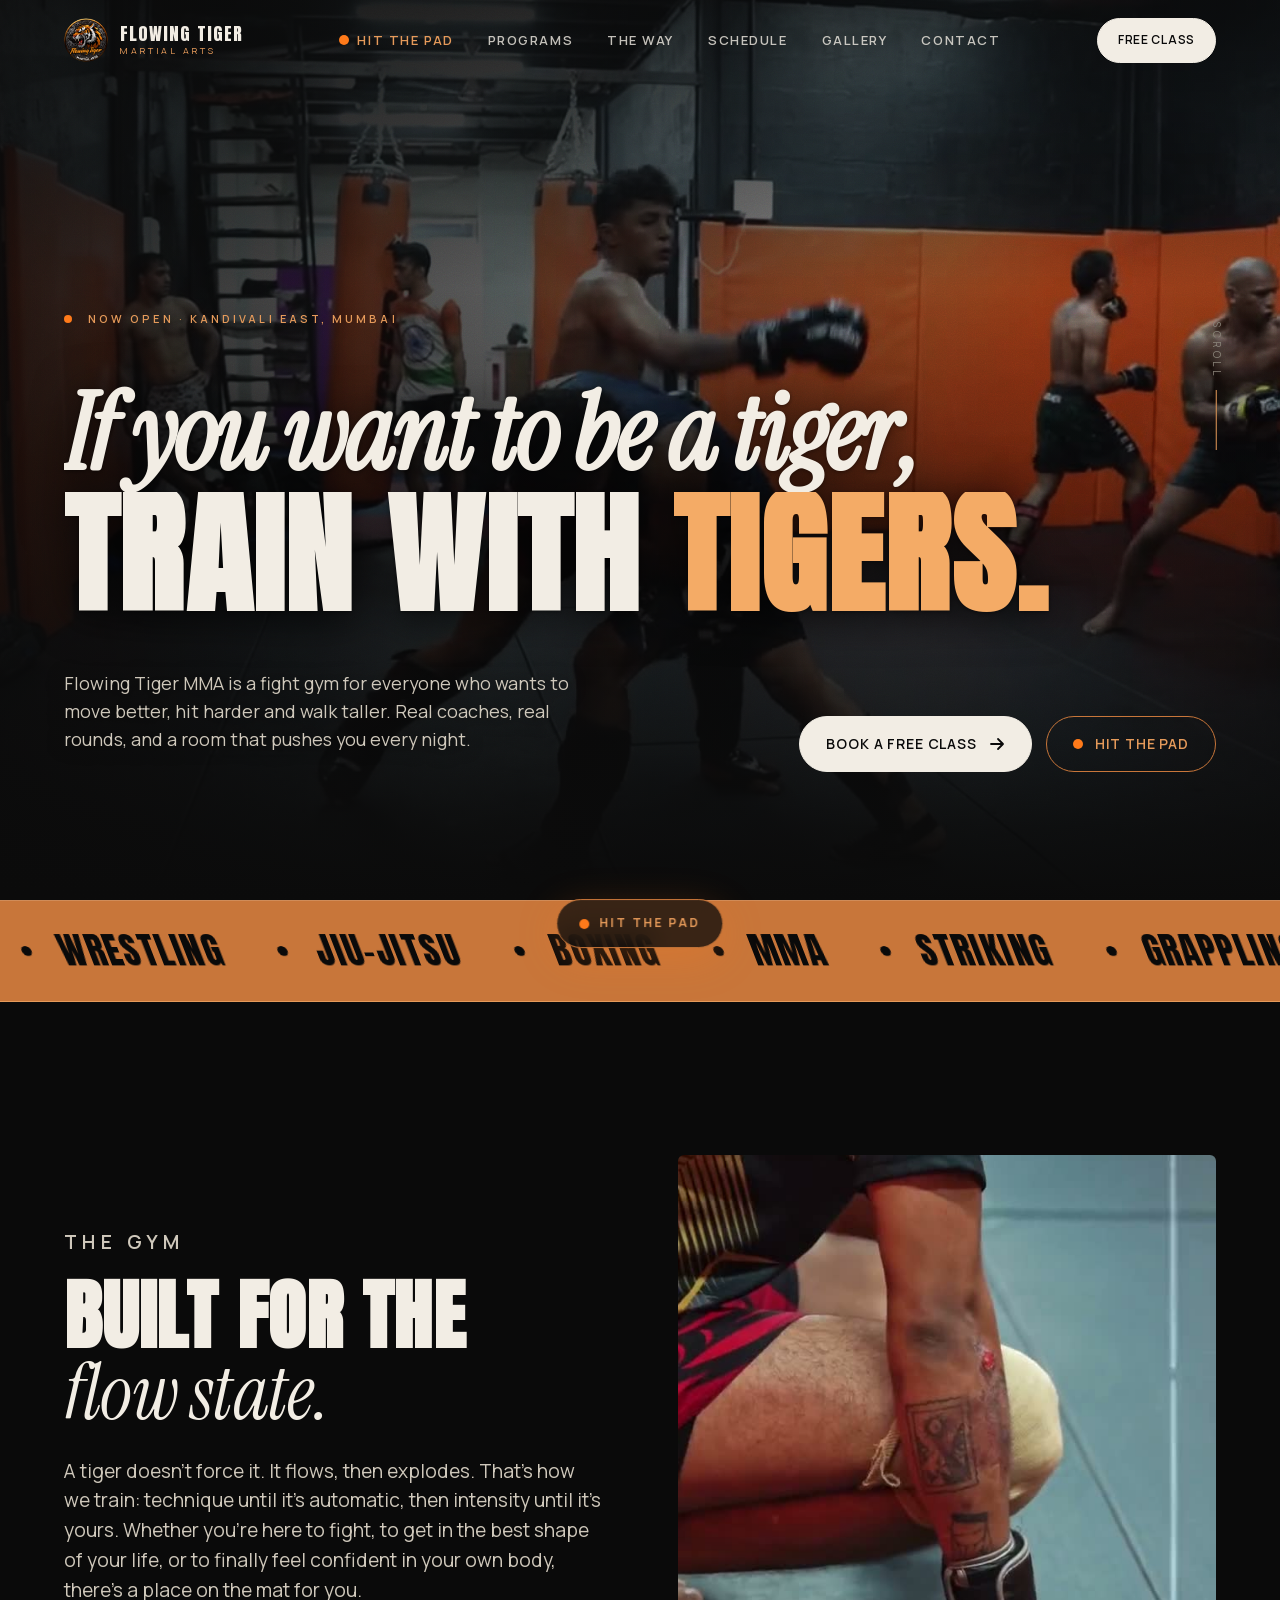
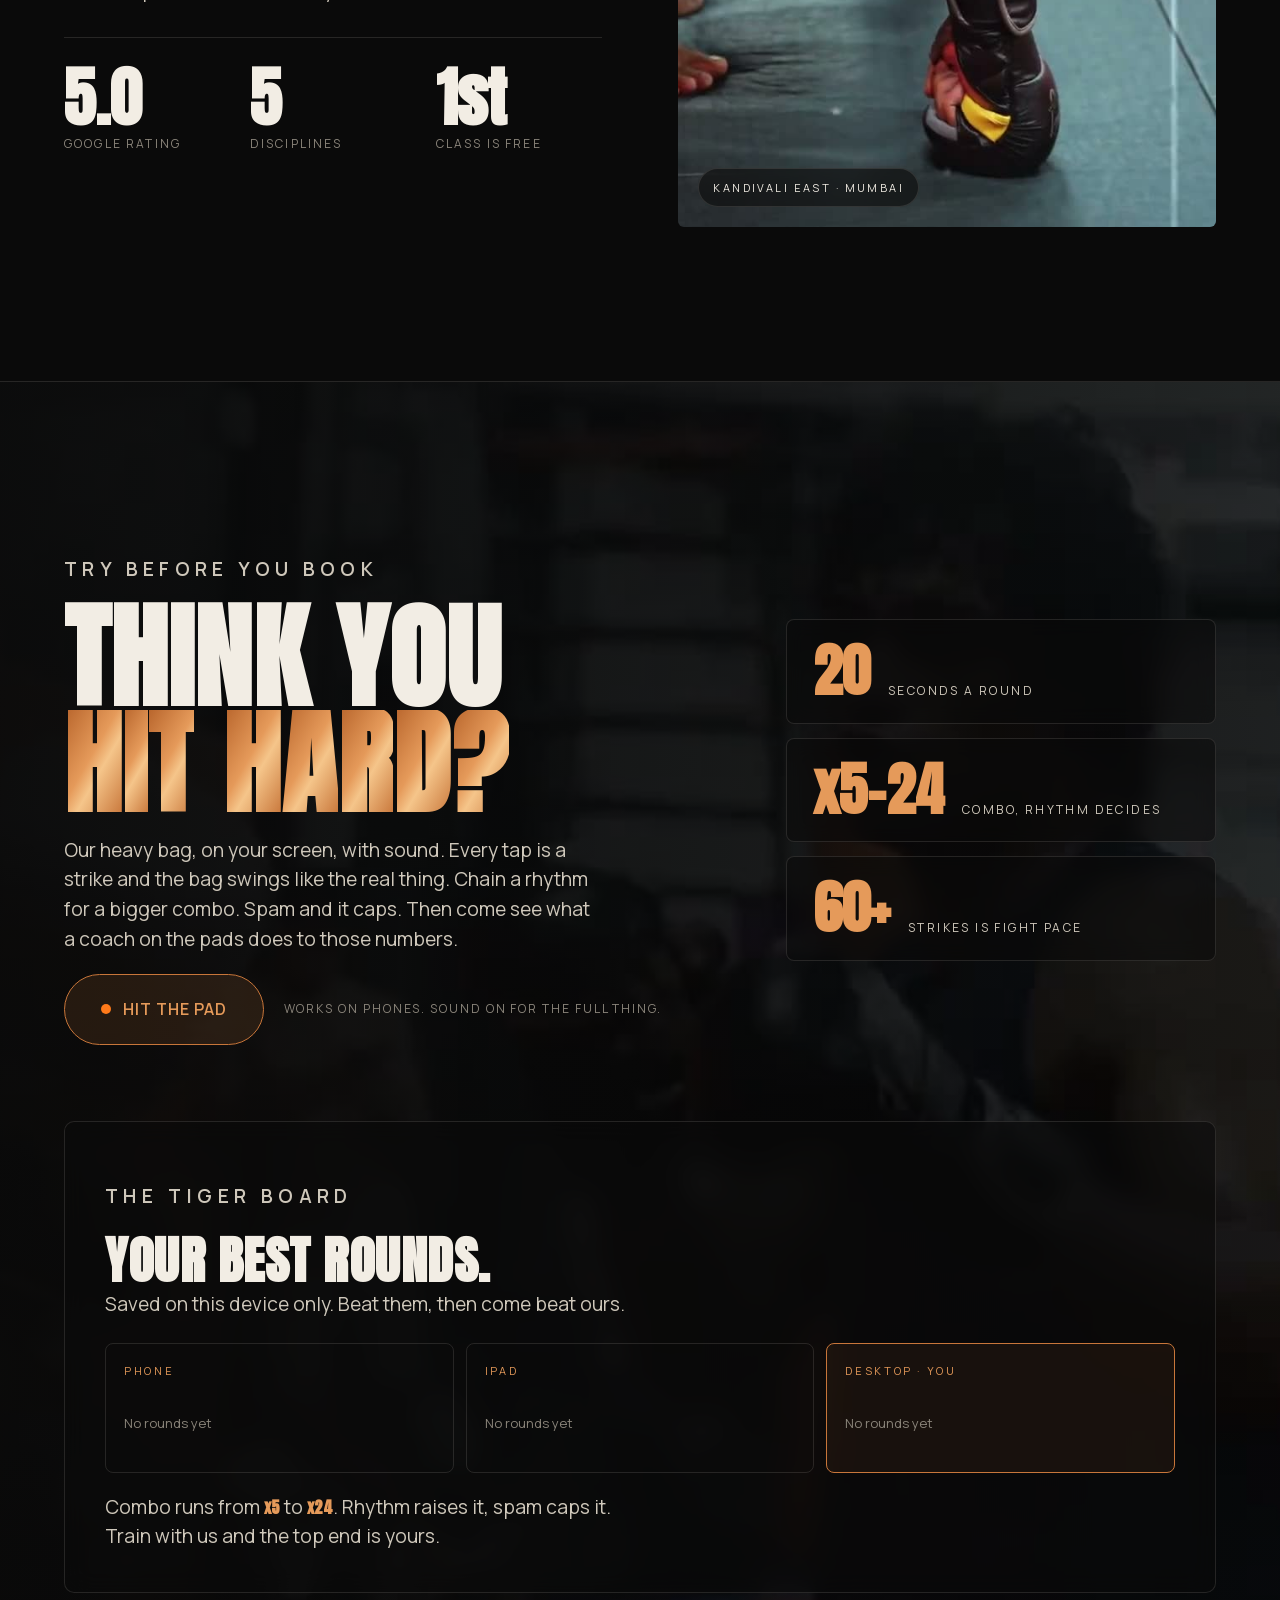
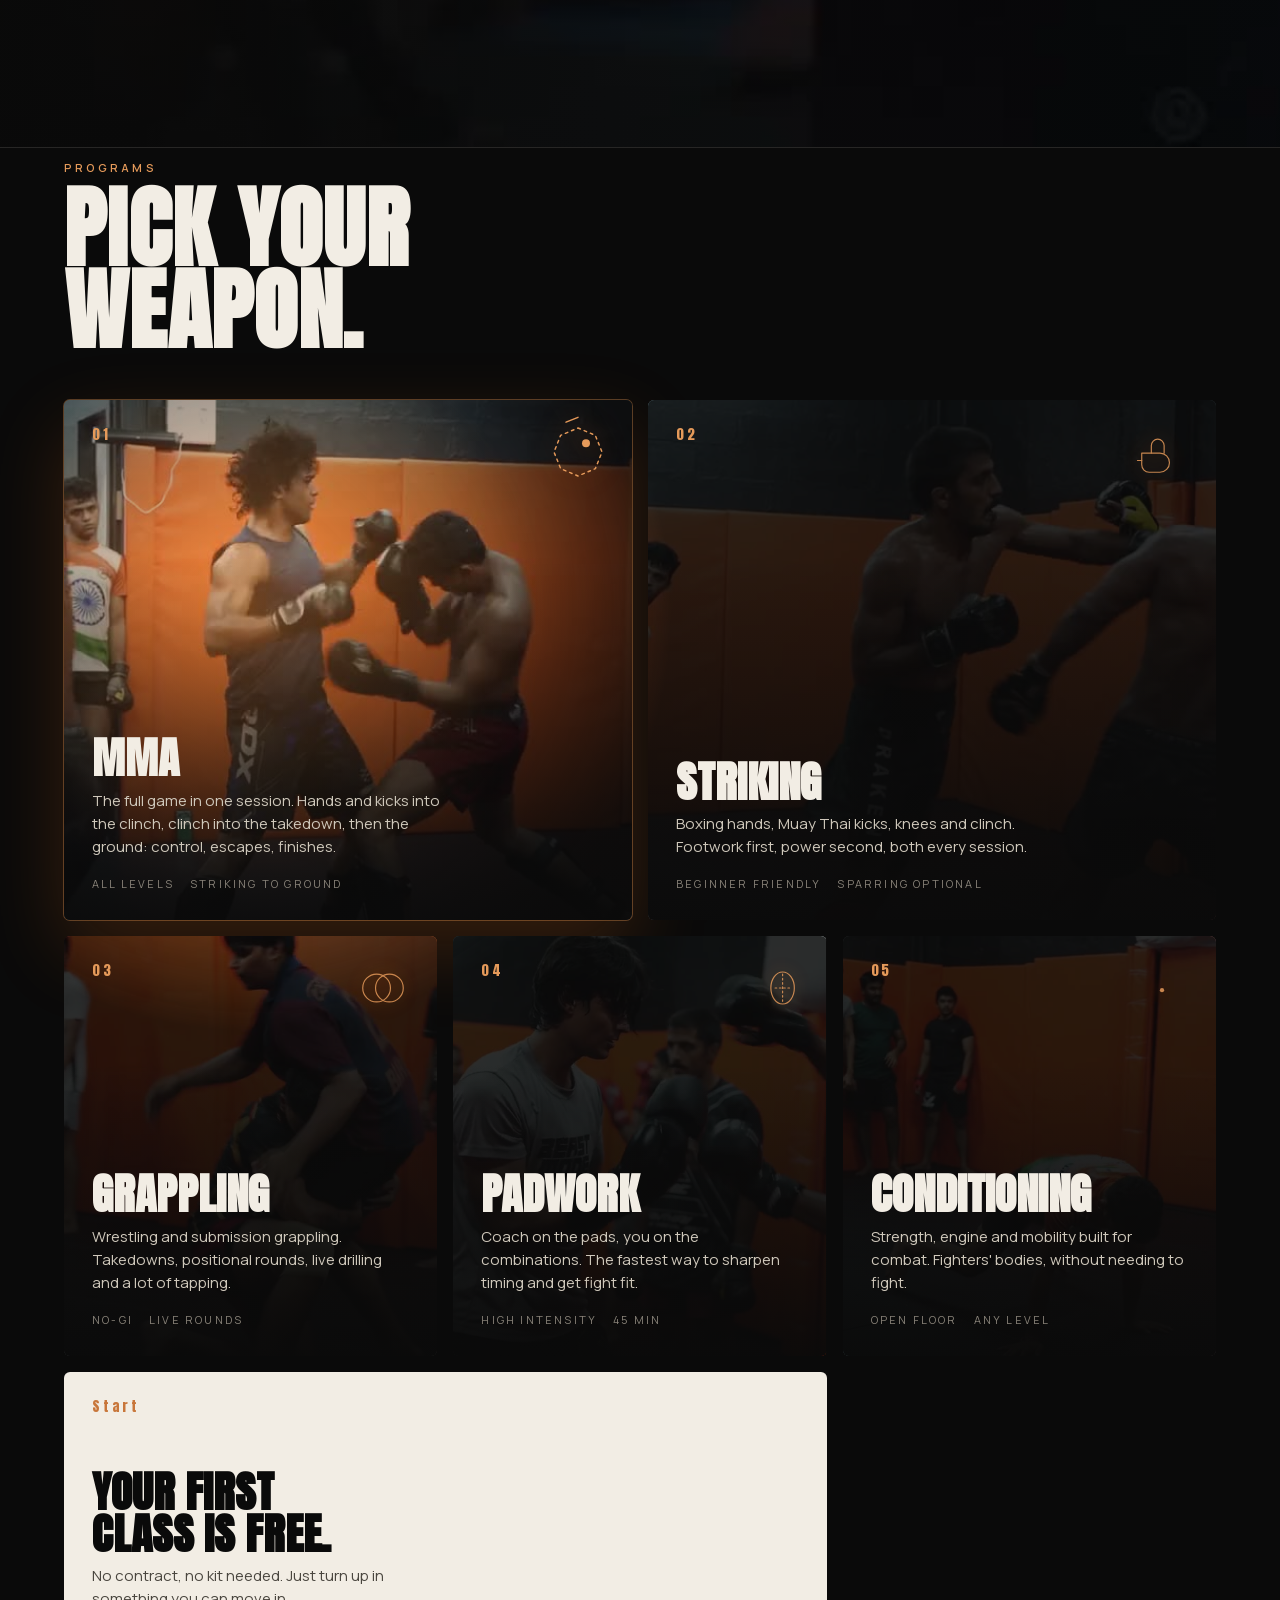
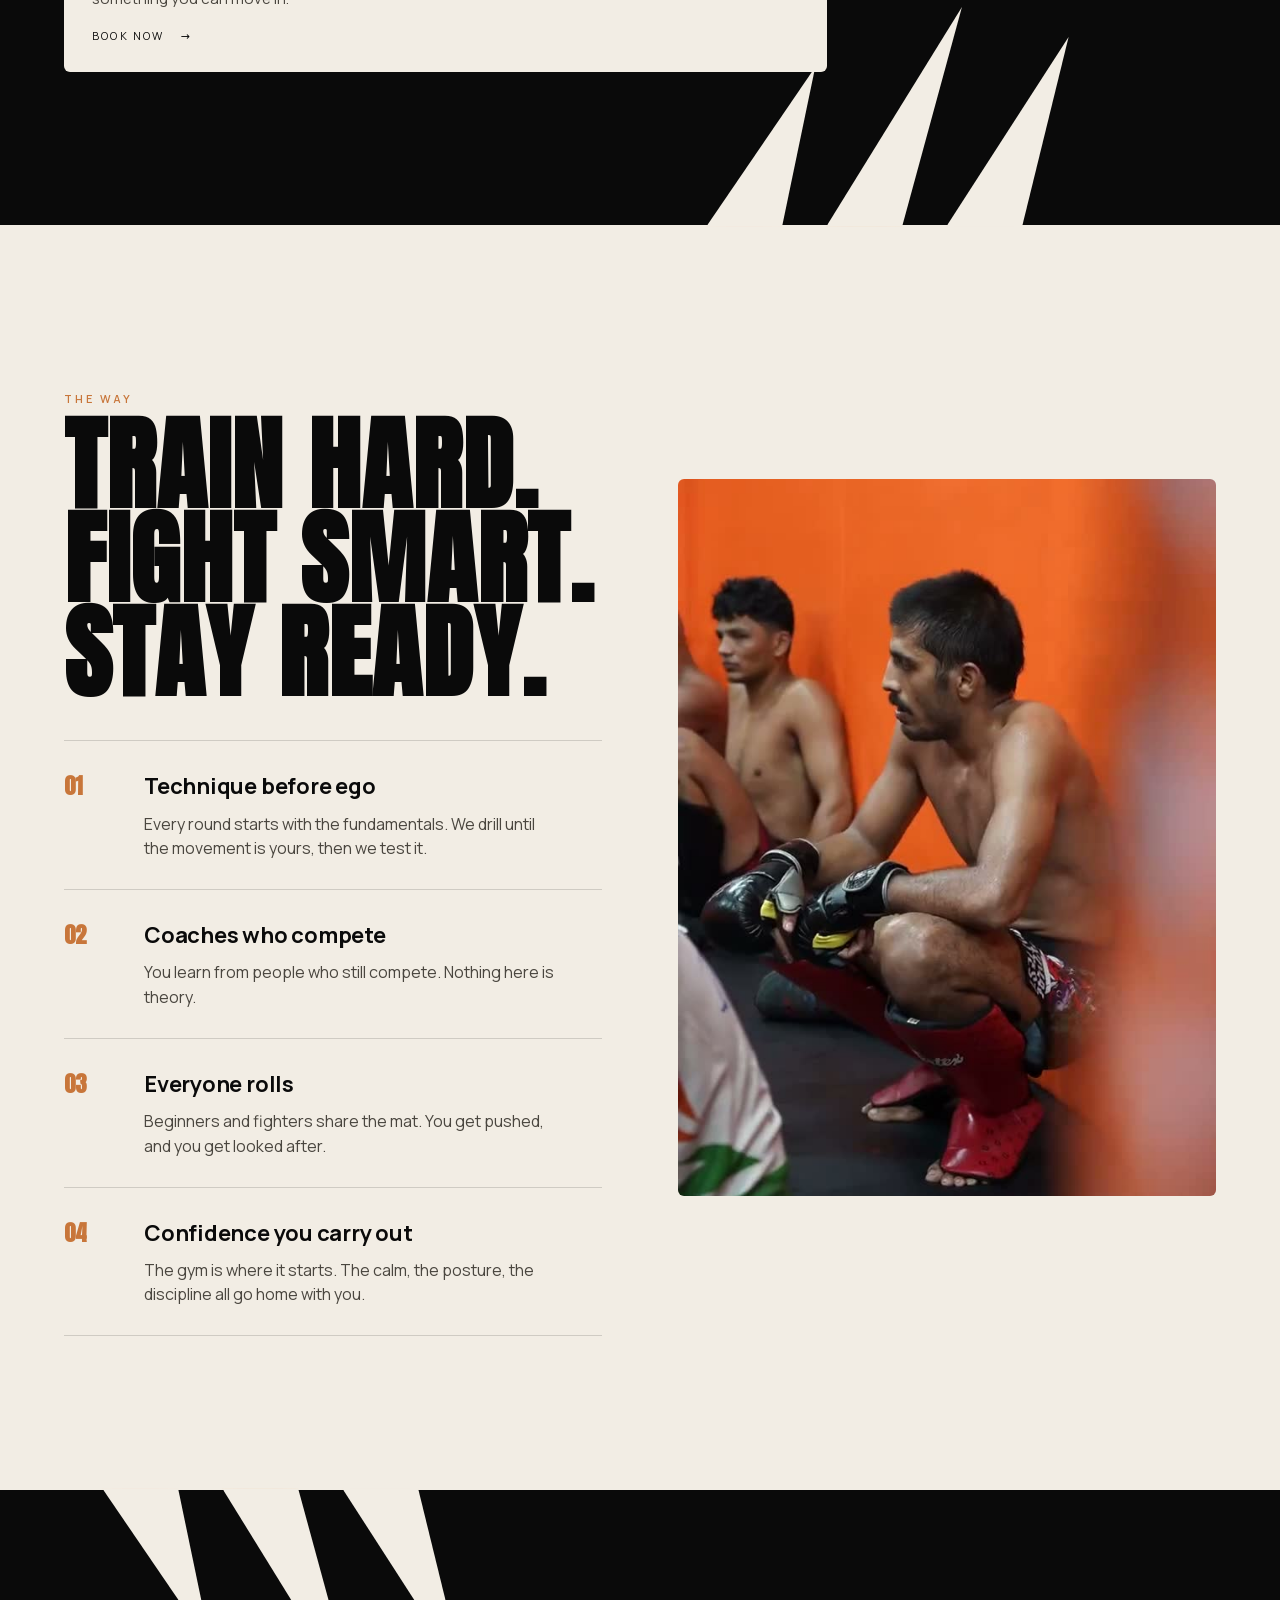
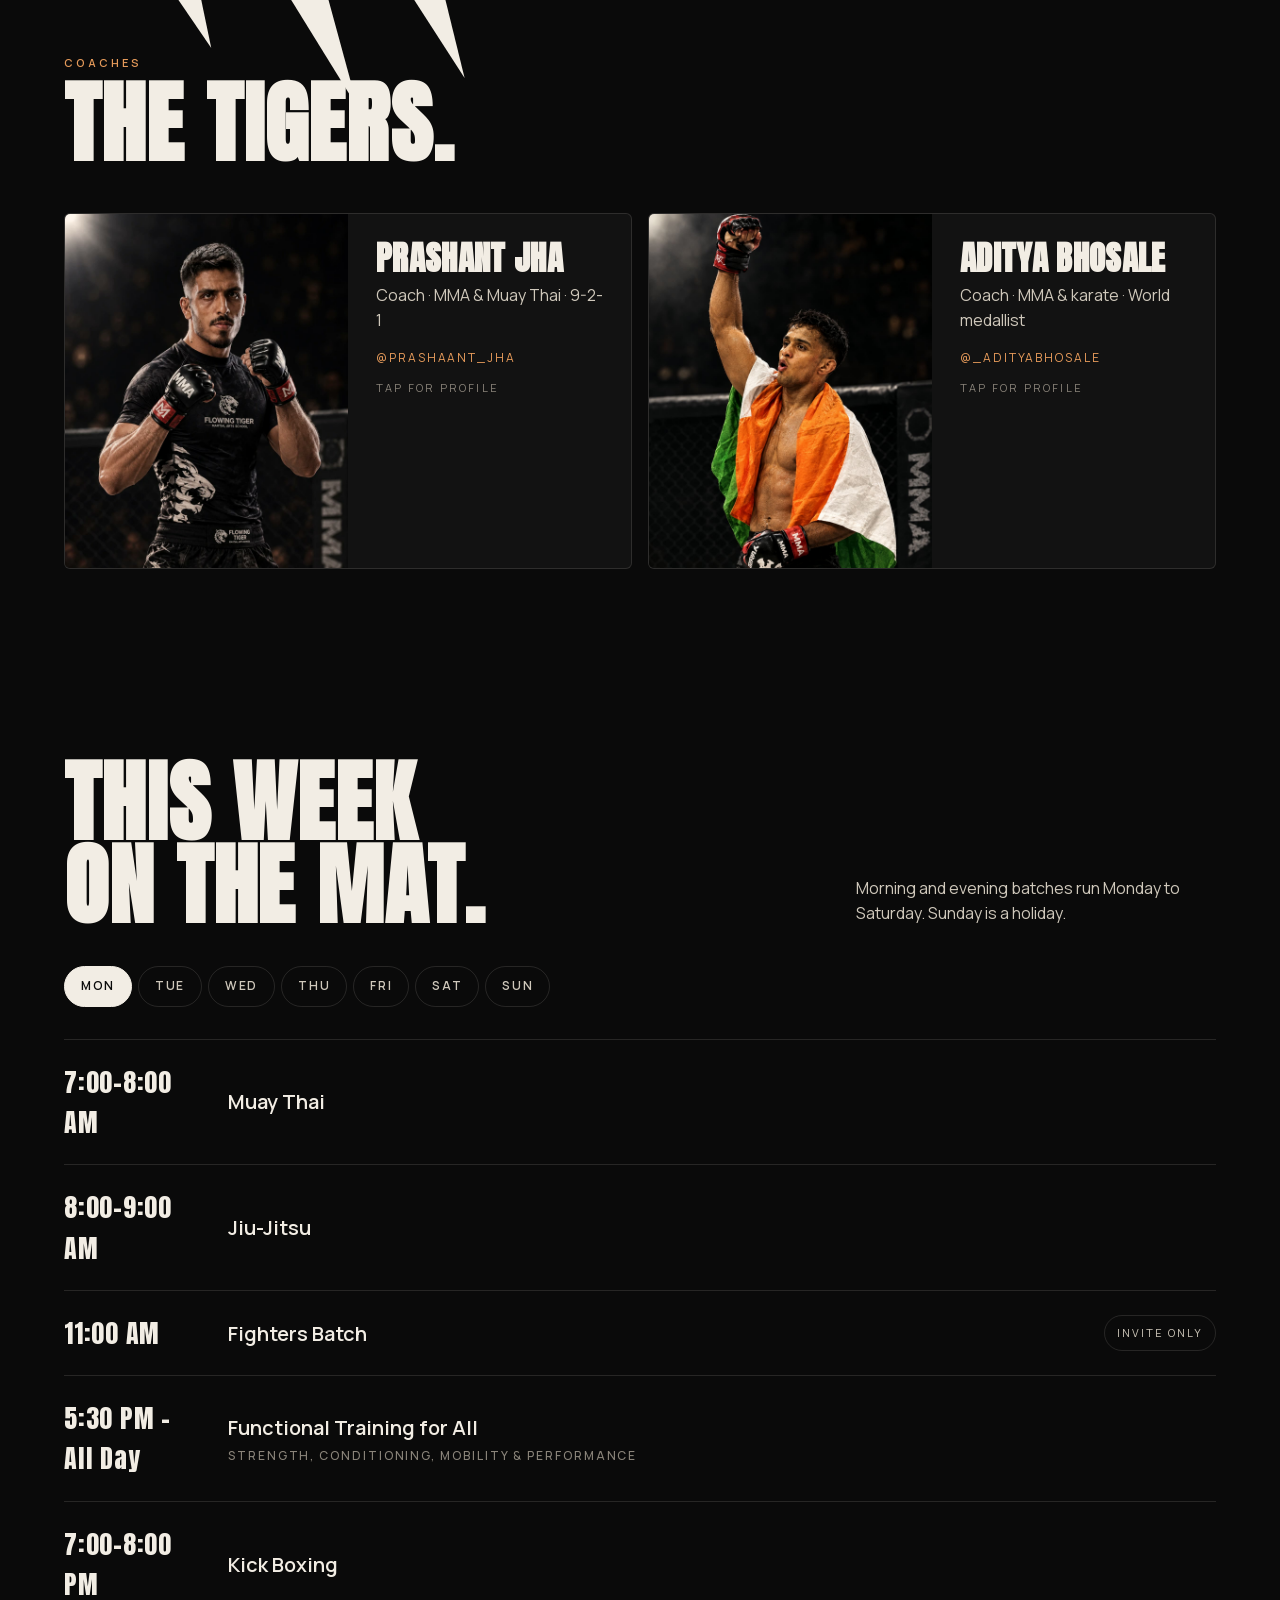
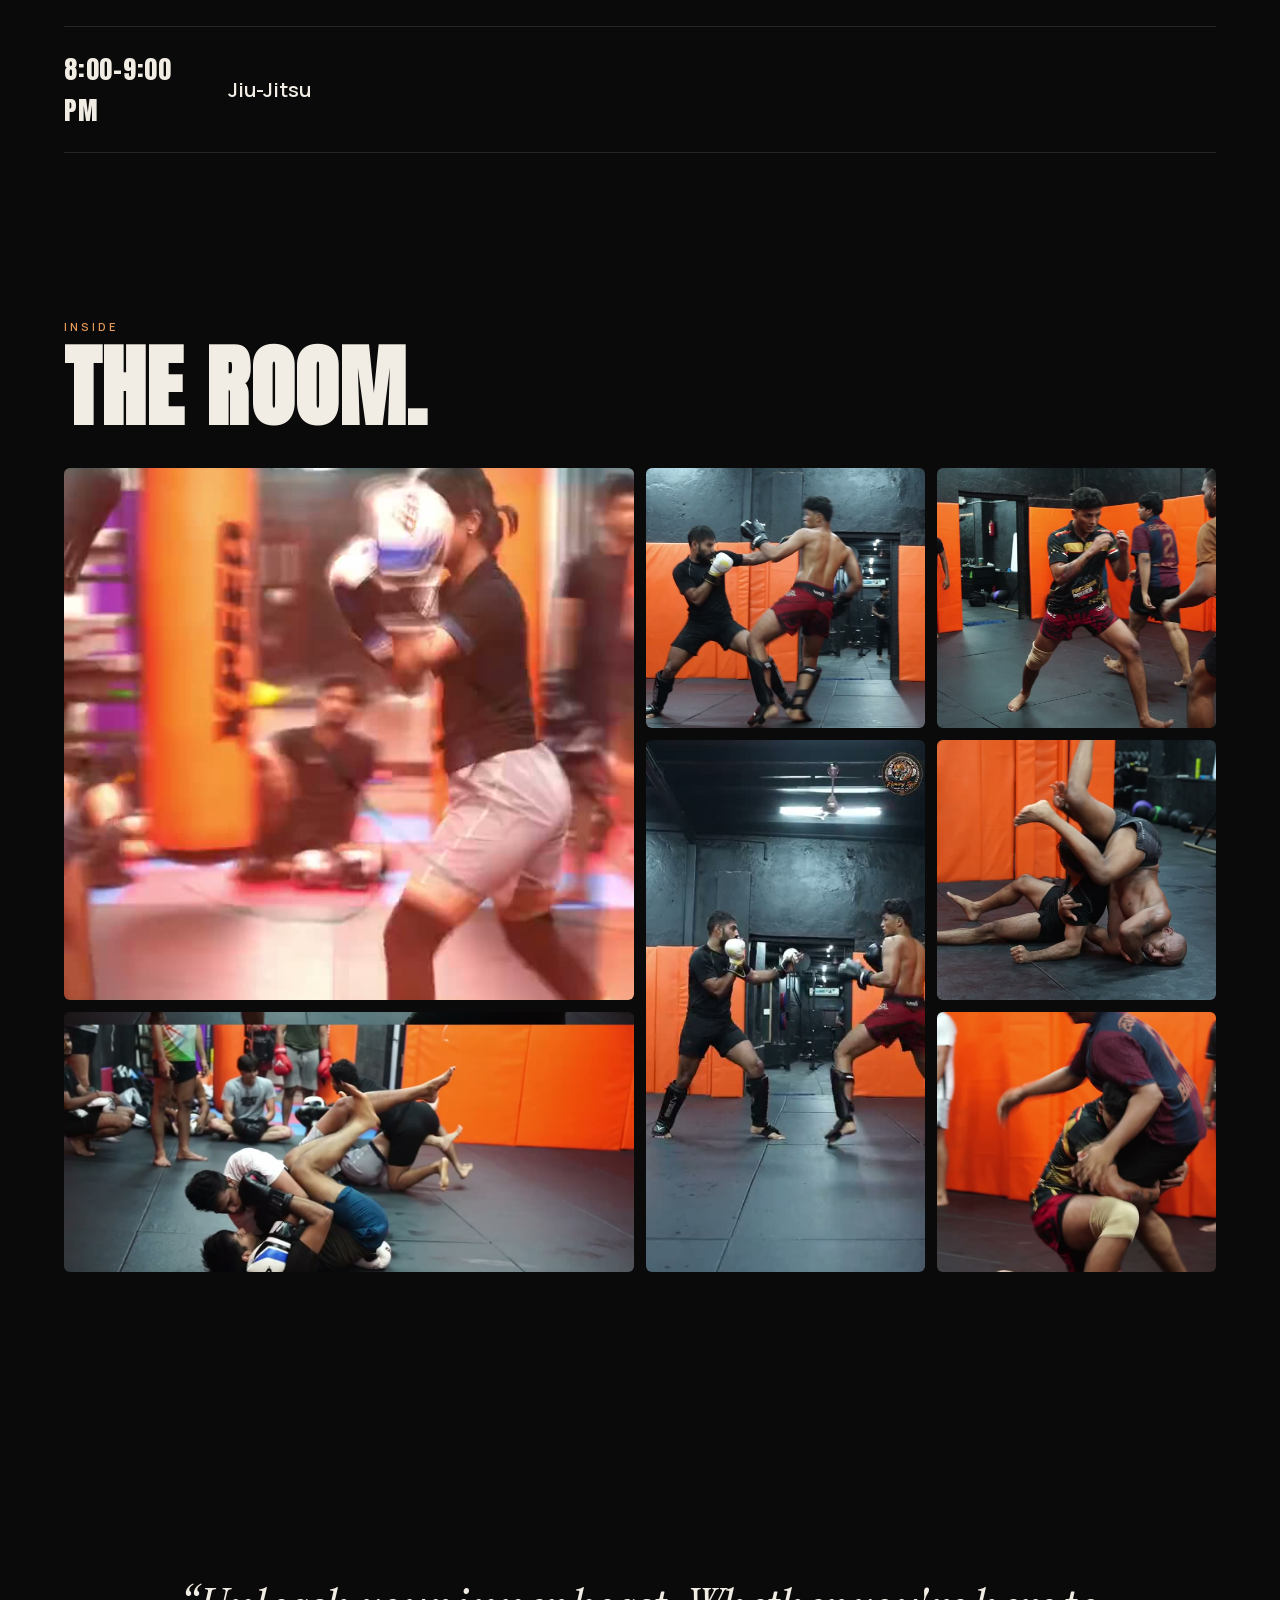
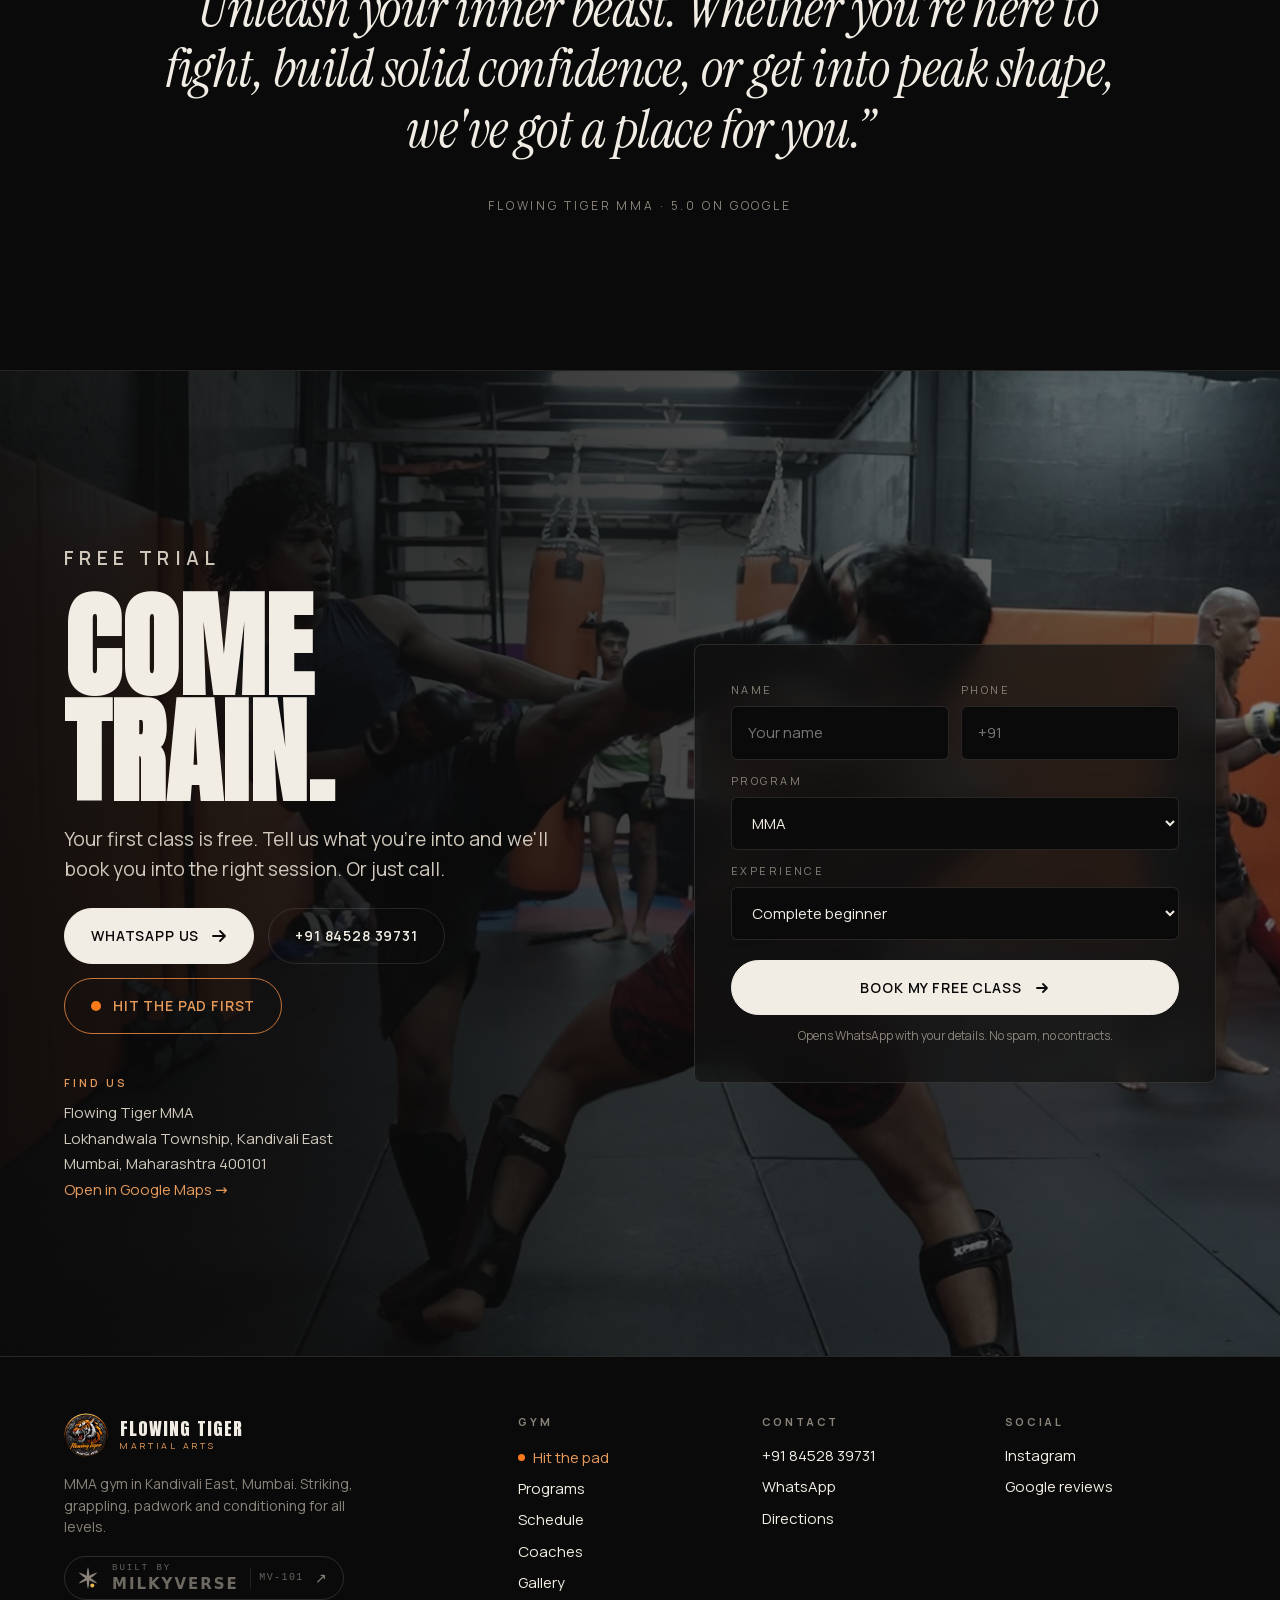
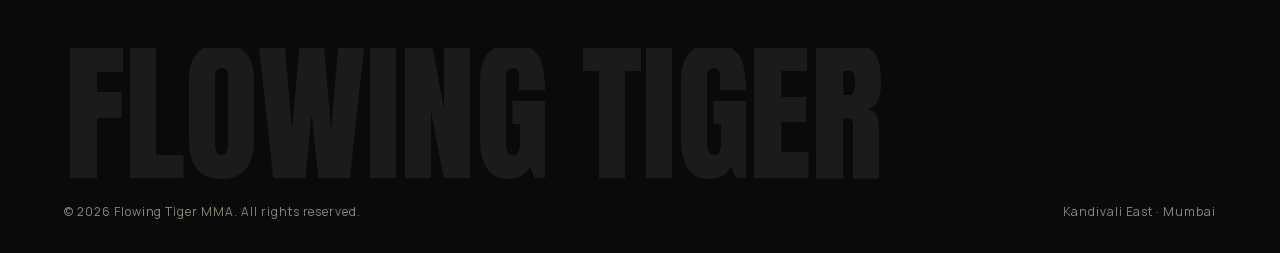
<file: index.html>
<!DOCTYPE html><html lang="en" class="anton_642cabfd-module__nF5CZG__variable instrument_serif_1ba95430-module__hMX_yq__variable manrope_4a6dce9a-module__f4V5Ga__variable"><head><meta charSet="utf-8"/><meta name="viewport" content="width=device-width, initial-scale=1"/><link rel="preload" href="/_next/static/media/7ebf22b5a21034f8-s.p.3j3877k49yy0l.woff2" as="font" crossorigin="" type="font/woff2"/><link rel="preload" href="/_next/static/media/9e9f04e3c37952ab-s.p.0pan85mumqyf3.woff2" as="font" crossorigin="" type="font/woff2"/><link rel="preload" href="/_next/static/media/a343f882a40d2cc9-s.p.0p-wng2nn8o-p.woff2" as="font" crossorigin="" type="font/woff2"/><link rel="preload" href="/_next/static/media/e41d5df559864f9e-s.p.1g73gv09-xcb6.woff2" as="font" crossorigin="" type="font/woff2"/><link rel="preload" href="/logo.png" as="image"/><link rel="stylesheet" href="/_next/static/chunks/2jwwz_iakt-ya.css" data-precedence="next"/><link rel="preload" as="script" fetchPriority="low" href="/_next/static/chunks/2x7yt6_jhg_cf.js"/><script src="/_next/static/chunks/26e3jyhw5ryh7.js" async=""></script><script src="/_next/static/chunks/3dqdn-fhew83l.js" async=""></script><script src="/_next/static/chunks/1xnopowxehikz.js" async=""></script><script src="/_next/static/chunks/turbopack-2u0ccg27c84im.js" async=""></script><script src="/_next/static/chunks/00ix58cne4vep.js" async=""></script><script src="/_next/static/chunks/0mz2pxyhs5y3y.js" async=""></script><meta name="next-size-adjust" content=""/><meta name="theme-color" content="#0a0a0a"/><title>Flowing Tiger Martial Arts</title><meta name="description" content="MMA, Muay Thai, Brazilian Jiu-Jitsu and wrestling. Train with purpose. Move like water, strike like a tiger."/><link rel="canonical" href="https://flowingtigermma.com"/><meta property="og:title" content="Flowing Tiger Martial Arts"/><meta property="og:description" content="Move like water. Strike like a tiger. Book a free class."/><meta property="og:url" content="https://flowingtigermma.com"/><meta property="og:site_name" content="Flowing Tiger MMA"/><meta property="og:image" content="https://flowingtigermma.com/media/share-card.jpg"/><meta property="og:image:width" content="1200"/><meta property="og:image:height" content="630"/><meta property="og:image:alt" content="Flowing Tiger Martial Arts, Kandivali East, Mumbai"/><meta property="og:type" content="website"/><meta name="twitter:card" content="summary_large_image"/><meta name="twitter:title" content="Flowing Tiger Martial Arts"/><meta name="twitter:description" content="Move like water. Strike like a tiger. Book a free class."/><meta name="twitter:image" content="https://flowingtigermma.com/media/share-card.jpg"/><link rel="icon" href="/icon.png?icon.103ikmfn4ohfe.png" sizes="256x256" type="image/png"/><link rel="apple-touch-icon" href="/apple-icon.png?apple-icon.138ybx10xt_ud.png" sizes="180x180" type="image/png"/><script src="/_next/static/chunks/0cz1d0mv5g_q7.js" noModule=""></script></head><body data-build="dev"><div hidden=""><!--$--><!--/$--></div><main id="top"><header class="nav "><a href="#top" class="nav-brand" aria-label="Flowing Tiger Martial Arts home"><img src="/logo.png" width="44" height="44" alt=""/><span class="word">Flowing Tiger<small>Martial Arts</small></span></a><nav class="nav-links" aria-label="Primary"><a href="#pad" class="nav-pad"><i class="pad-dot"></i>Hit the pad</a><a href="#programs">Programs</a><a href="#way">The Way</a><a href="#schedule">Schedule</a><a href="#gallery">Gallery</a><a href="#join">Contact</a></nav><a href="#join" class="btn btn-primary btn-desktop">Free class</a><button class="nav-burger" aria-expanded="false" aria-controls="sheet">Menu</button></header><div id="sheet" class="nav-sheet " aria-hidden="true"><a href="#pad" class="copper-text">Hit the pad</a><a href="#programs">Programs</a><a href="#way">The Way</a><a href="#schedule">Schedule</a><a href="#gallery">Gallery</a><a href="#join">Contact</a><a href="#join">Free class</a></div><div class="page"><div class="hero-pin hero-flat"><section class="hero"><div class="hero-media"><video class="hero-video" poster="/media/hero-wide.jpg" autoPlay="" muted="" loop="" playsInline="" preload="auto" aria-hidden="true"><source src="/media/hero-tall.mp4" media="(max-aspect-ratio: 4/5)" type="video/mp4"/><source src="/media/hero-wide.mp4" type="video/mp4"/></video><canvas class="tiger-field hero-field" aria-hidden="true"></canvas></div><div class="hero-shade"></div><div class="hero-grain"></div><div class="hero-scroll">Scroll</div><div class="hero-inner"><div class="hero-eyebrow"><span class="dot"></span><span class="eyebrow">Now open · Kandivali East, Mumbai</span></div><h1 class="hero-title display"><span class="line"><span class="flow"><span class="slam   " aria-label="If you want to be a tiger,"><span class="slam-l" style="animation-delay:80ms" aria-hidden="true">I</span><span class="slam-l" style="animation-delay:118ms" aria-hidden="true">f</span><span class="slam-l" style="animation-delay:156ms" aria-hidden="true"> </span><span class="slam-l" style="animation-delay:194ms" aria-hidden="true">y</span><span class="slam-l" style="animation-delay:232ms" aria-hidden="true">o</span><span class="slam-l" style="animation-delay:270ms" aria-hidden="true">u</span><span class="slam-l" style="animation-delay:308ms" aria-hidden="true"> </span><span class="slam-l" style="animation-delay:346ms" aria-hidden="true">w</span><span class="slam-l" style="animation-delay:384ms" aria-hidden="true">a</span><span class="slam-l" style="animation-delay:422ms" aria-hidden="true">n</span><span class="slam-l" style="animation-delay:460ms" aria-hidden="true">t</span><span class="slam-l" style="animation-delay:498ms" aria-hidden="true"> </span><span class="slam-l" style="animation-delay:536ms" aria-hidden="true">t</span><span class="slam-l" style="animation-delay:574ms" aria-hidden="true">o</span><span class="slam-l" style="animation-delay:612ms" aria-hidden="true"> </span><span class="slam-l" style="animation-delay:650ms" aria-hidden="true">b</span><span class="slam-l" style="animation-delay:688ms" aria-hidden="true">e</span><span class="slam-l" style="animation-delay:726ms" aria-hidden="true"> </span><span class="slam-l" style="animation-delay:764ms" aria-hidden="true">a</span><span class="slam-l" style="animation-delay:802ms" aria-hidden="true"> </span><span class="slam-l" style="animation-delay:840ms" aria-hidden="true">t</span><span class="slam-l" style="animation-delay:878ms" aria-hidden="true">i</span><span class="slam-l" style="animation-delay:916ms" aria-hidden="true">g</span><span class="slam-l" style="animation-delay:954ms" aria-hidden="true">e</span><span class="slam-l" style="animation-delay:992ms" aria-hidden="true">r</span><span class="slam-l" style="animation-delay:1030ms" aria-hidden="true">,</span></span></span></span><span class="line"><span class="slam   " aria-label="Train with "><span class="slam-l" style="animation-delay:420ms" aria-hidden="true">T</span><span class="slam-l" style="animation-delay:458ms" aria-hidden="true">r</span><span class="slam-l" style="animation-delay:496ms" aria-hidden="true">a</span><span class="slam-l" style="animation-delay:534ms" aria-hidden="true">i</span><span class="slam-l" style="animation-delay:572ms" aria-hidden="true">n</span><span class="slam-l" style="animation-delay:610ms" aria-hidden="true"> </span><span class="slam-l" style="animation-delay:648ms" aria-hidden="true">w</span><span class="slam-l" style="animation-delay:686ms" aria-hidden="true">i</span><span class="slam-l" style="animation-delay:724ms" aria-hidden="true">t</span><span class="slam-l" style="animation-delay:762ms" aria-hidden="true">h</span><span class="slam-l" style="animation-delay:800ms" aria-hidden="true"> </span></span><span class="slam copper  " aria-label="tigers."><span class="slam-l" style="animation-delay:760ms" aria-hidden="true">t</span><span class="slam-l" style="animation-delay:798ms" aria-hidden="true">i</span><span class="slam-l" style="animation-delay:836ms" aria-hidden="true">g</span><span class="slam-l" style="animation-delay:874ms" aria-hidden="true">e</span><span class="slam-l" style="animation-delay:912ms" aria-hidden="true">r</span><span class="slam-l" style="animation-delay:950ms" aria-hidden="true">s</span><span class="slam-l" style="animation-delay:988ms" aria-hidden="true">.</span></span></span></h1><div class="hero-row"><p class="hero-copy">Flowing Tiger MMA is a fight gym for everyone who wants to move better, hit harder and walk taller. Real coaches, real rounds, and a room that pushes you every night.</p><div class="hero-ctas"><a href="#join" class="btn btn-primary">Book a free class <svg class="arrow" viewBox="0 0 16 16" fill="none" stroke="currentColor" stroke-width="1.8" stroke-linecap="round" stroke-linejoin="round" aria-hidden="true"><path d="M2 8h11M9 3l5 5-5 5"></path></svg></a><button class="btn btn-pad"><i class="pad-dot"></i>Hit the pad</button></div></div></div></section><div class="marquee" aria-hidden="true"><div class="marquee-track js"><span class="marquee-item"><i></i>MMA</span><span class="marquee-item"><i></i>Striking</span><span class="marquee-item"><i></i>Grappling</span><span class="marquee-item"><i></i>Padwork</span><span class="marquee-item"><i></i>Conditioning</span><span class="marquee-item"><i></i>Muay Thai</span><span class="marquee-item"><i></i>Wrestling</span><span class="marquee-item"><i></i>Jiu-Jitsu</span><span class="marquee-item"><i></i>Boxing</span><span class="marquee-item"><i></i>MMA</span><span class="marquee-item"><i></i>Striking</span><span class="marquee-item"><i></i>Grappling</span><span class="marquee-item"><i></i>Padwork</span><span class="marquee-item"><i></i>Conditioning</span><span class="marquee-item"><i></i>Muay Thai</span><span class="marquee-item"><i></i>Wrestling</span><span class="marquee-item"><i></i>Jiu-Jitsu</span><span class="marquee-item"><i></i>Boxing</span></div></div></div><section class="section container"><div class="intro"><div><p class="eyebrow reveal">The gym</p><h2 class="display reveal" data-delay="1">Built for the<br/><span class="serif" style="text-transform:none">flow state.</span></h2><p class="reveal" data-delay="2" style="margin-top:28px">A tiger doesn&#x27;t force it. It flows, then explodes. That&#x27;s how we train: technique until it&#x27;s automatic, then intensity until it&#x27;s yours. Whether you&#x27;re here to fight, to get in the best shape of your life, or to finally feel confident in your own body, there&#x27;s a place on the mat for you.</p><div class="intro-stats reveal" data-delay="3"><div class="stat"><b>5.0</b><span>Google rating</span></div><div class="stat"><b>5</b><span>Disciplines</span></div><div class="stat"><b>1st</b><span>Class is free</span></div></div></div><div class="intro-media reveal" data-delay="2"><video class="" src="/media/intro.mp4" poster="/media/intro.jpg" autoPlay="" muted="" loop="" playsInline="" preload="metadata" aria-label="Pad rounds at Flowing Tiger"></video><span class="tag">Kandivali East · Mumbai</span></div></div></section><section id="pad" class="padsec section"><div class="padsec-bg"><video class="" src="/media/padsec.mp4" poster="/media/padsec.jpg" autoPlay="" muted="" loop="" playsInline="" preload="metadata" aria-label=""></video></div><div class="padsec-shade"></div><div class="container padsec-grid"><div><p class="eyebrow reveal">Try before you book</p><h2 class="display reveal" data-delay="1"><span class="slam  slam-reveal " aria-label="Think you"><span class="slam-l" style="animation-delay:0ms" aria-hidden="true">T</span><span class="slam-l" style="animation-delay:38ms" aria-hidden="true">h</span><span class="slam-l" style="animation-delay:76ms" aria-hidden="true">i</span><span class="slam-l" style="animation-delay:114ms" aria-hidden="true">n</span><span class="slam-l" style="animation-delay:152ms" aria-hidden="true">k</span><span class="slam-l" style="animation-delay:190ms" aria-hidden="true"> </span><span class="slam-l" style="animation-delay:228ms" aria-hidden="true">y</span><span class="slam-l" style="animation-delay:266ms" aria-hidden="true">o</span><span class="slam-l" style="animation-delay:304ms" aria-hidden="true">u</span></span><br/><span class="slam copper slam-reveal " aria-label="hit hard?"><span class="slam-l" style="animation-delay:300ms" aria-hidden="true">h</span><span class="slam-l" style="animation-delay:338ms" aria-hidden="true">i</span><span class="slam-l" style="animation-delay:376ms" aria-hidden="true">t</span><span class="slam-l" style="animation-delay:414ms" aria-hidden="true"> </span><span class="slam-l" style="animation-delay:452ms" aria-hidden="true">h</span><span class="slam-l" style="animation-delay:490ms" aria-hidden="true">a</span><span class="slam-l" style="animation-delay:528ms" aria-hidden="true">r</span><span class="slam-l" style="animation-delay:566ms" aria-hidden="true">d</span><span class="slam-l" style="animation-delay:604ms" aria-hidden="true">?</span></span></h2><p class="reveal" data-delay="2">Our heavy bag, on your screen, with sound. Every tap is a strike and the bag swings like the real thing. Chain a rhythm for a bigger combo. Spam and it caps. Then come see what a coach on the pads does to those numbers.</p><div class="reveal padsec-ctas" data-delay="3"><button class="btn btn-pad btn-big"><i class="pad-dot"></i>Hit the pad</button><span class="padsec-note">Works on phones. Sound on for the full thing.</span></div></div><div class="padsec-stats reveal" data-delay="2"><div><b>20</b><span>seconds a round</span></div><div><b>x5–24</b><span>combo, rhythm decides</span></div><div><b>60+</b><span>strikes is fight pace</span></div></div></div><div class="container reveal" data-delay="3" style="margin-top:clamp(40px, 6vw, 80px)"><div class="board"><div class="board-head"><p class="eyebrow">The Tiger Board</p><h3 class="display">Your best rounds.</h3><p>Saved on this device only. Beat them, then come beat ours.</p></div><div class="board-grid"><div class="board-col "><span class="board-dev">Phone</span><div class="board-empty">No rounds yet</div></div><div class="board-col "><span class="board-dev">iPad</span><div class="board-empty">No rounds yet</div></div><div class="board-col me"><span class="board-dev">Desktop<!-- --> · you</span><div class="board-empty">No rounds yet</div></div></div><p class="board-note">Combo runs from <b>x5</b> to <b>x24</b>. Rhythm raises it, spam caps it. Train with us and the top end is yours.</p></div></div></section><section id="programs" class="section container" style="padding-top:0"><div class="programs-head"><div><p class="eyebrow reveal">Programs</p><h2 class="display reveal" data-delay="1"><span class="slam  slam-reveal " aria-label="Pick your"><span class="slam-l" style="animation-delay:0ms" aria-hidden="true">P</span><span class="slam-l" style="animation-delay:38ms" aria-hidden="true">i</span><span class="slam-l" style="animation-delay:76ms" aria-hidden="true">c</span><span class="slam-l" style="animation-delay:114ms" aria-hidden="true">k</span><span class="slam-l" style="animation-delay:152ms" aria-hidden="true"> </span><span class="slam-l" style="animation-delay:190ms" aria-hidden="true">y</span><span class="slam-l" style="animation-delay:228ms" aria-hidden="true">o</span><span class="slam-l" style="animation-delay:266ms" aria-hidden="true">u</span><span class="slam-l" style="animation-delay:304ms" aria-hidden="true">r</span></span><br/><span class="slam  slam-reveal " aria-label="weapon."><span class="slam-l" style="animation-delay:300ms" aria-hidden="true">w</span><span class="slam-l" style="animation-delay:338ms" aria-hidden="true">e</span><span class="slam-l" style="animation-delay:376ms" aria-hidden="true">a</span><span class="slam-l" style="animation-delay:414ms" aria-hidden="true">p</span><span class="slam-l" style="animation-delay:452ms" aria-hidden="true">o</span><span class="slam-l" style="animation-delay:490ms" aria-hidden="true">n</span><span class="slam-l" style="animation-delay:528ms" aria-hidden="true">.</span></span></h2></div><p class="reveal" data-delay="2" style="max-width:380px;color:var(--bone-2);margin:0">Five tracks, one room. Most members mix two or three. Your first class in any of them is on us.</p></div><div class="program-grid"><article class="program reveal" data-delay="1"><div class="program-art"><video class="" src="/media/program-mma.mp4" poster="/media/program-mma.jpg" autoPlay="" muted="" loop="" playsInline="" preload="metadata" aria-label="MMA training"></video><span class="veil"></span></div><span class="num">01</span><span class="wicon-wrap"><svg class="wicon wicon-mma" viewBox="0 0 120 120" aria-hidden="true"><polygon class="cage" points="60,8 97,23 112,60 97,97 60,112 23,97 8,60 23,23" fill="none" stroke="currentColor" stroke-width="2.2" stroke-linecap="round" stroke-linejoin="round"></polygon><polygon class="cage2" points="60,24 86,35 96,60 86,85 60,96 34,85 24,60 34,35" fill="none" stroke="currentColor" stroke-width="2.2" stroke-linecap="round" stroke-linejoin="round" stroke-dasharray="4 6"></polygon><path class="strike" d="M30 70 L70 48" fill="none" stroke="currentColor" stroke-width="4" stroke-linecap="round" stroke-linejoin="round"></path><circle class="hit" cx="72" cy="47" r="6" fill="currentColor" stroke="none"></circle></svg></span><h3>MMA</h3><p>The full game in one session. Hands and kicks into the clinch, clinch into the takedown, then the ground: control, escapes, finishes.</p><div class="meta"><span>All levels</span><span>Striking to ground</span></div></article><article class="program reveal" data-delay="2"><div class="program-art"><video class="" src="/media/program-striking.mp4" poster="/media/program-striking.jpg" autoPlay="" muted="" loop="" playsInline="" preload="metadata" aria-label="Striking training"></video><span class="veil"></span></div><span class="num">02</span><span class="wicon-wrap"><svg class="wicon wicon-strike" viewBox="0 0 120 120" aria-hidden="true"><g class="glove"><path d="M22 62 h34 a18 18 0 0 1 18 18 v0 a18 18 0 0 1 -18 18 h-20 a14 14 0 0 1 -14 -14 z" fill="none" stroke="currentColor" stroke-width="2.2" stroke-linecap="round" stroke-linejoin="round"></path><path d="M40 62 v-14 a12 12 0 0 1 24 0 v14" fill="none" stroke="currentColor" stroke-width="2.2" stroke-linecap="round" stroke-linejoin="round"></path><path d="M22 76 h-8" fill="none" stroke="currentColor" stroke-width="2.2" stroke-linecap="round" stroke-linejoin="round"></path></g><path class="trail t1" d="M84 70 h22" fill="none" stroke="currentColor" stroke-width="2.2" stroke-linecap="round" stroke-linejoin="round"></path><path class="trail t2" d="M84 80 h16" fill="none" stroke="currentColor" stroke-width="2.2" stroke-linecap="round" stroke-linejoin="round"></path><path class="trail t3" d="M84 90 h10" fill="none" stroke="currentColor" stroke-width="2.2" stroke-linecap="round" stroke-linejoin="round"></path></svg></span><h3>Striking</h3><p>Boxing hands, Muay Thai kicks, knees and clinch. Footwork first, power second, both every session.</p><div class="meta"><span>Beginner friendly</span><span>Sparring optional</span></div></article><article class="program reveal" data-delay="3"><div class="program-art"><video class="" src="/media/program-grappling.mp4" poster="/media/program-grappling.jpg" autoPlay="" muted="" loop="" playsInline="" preload="metadata" aria-label="Grappling training"></video><span class="veil"></span></div><span class="num">03</span><span class="wicon-wrap"><svg class="wicon wicon-grap" viewBox="0 0 120 120" aria-hidden="true"><circle class="ring r1" cx="48" cy="60" r="26" fill="none" stroke="currentColor" stroke-width="2.2" stroke-linecap="round" stroke-linejoin="round"></circle><circle class="ring r2" cx="72" cy="60" r="26" fill="none" stroke="currentColor" stroke-width="2.2" stroke-linecap="round" stroke-linejoin="round"></circle><path class="tap" d="M60 28 l0 -12 M52 30 l-4 -10 M68 30 l4 -10" fill="none" stroke="currentColor" stroke-width="2.2" stroke-linecap="round" stroke-linejoin="round"></path></svg></span><h3>Grappling</h3><p>Wrestling and submission grappling. Takedowns, positional rounds, live drilling and a lot of tapping.</p><div class="meta"><span>No-gi</span><span>Live rounds</span></div></article><article class="program reveal" data-delay="1"><div class="program-art"><video class="" src="/media/program-padwork.mp4" poster="/media/program-padwork.jpg" autoPlay="" muted="" loop="" playsInline="" preload="metadata" aria-label="Padwork training"></video><span class="veil"></span></div><span class="num">04</span><span class="wicon-wrap"><svg class="wicon wicon-pad" viewBox="0 0 120 120" aria-hidden="true"><ellipse class="mitt" cx="78" cy="60" rx="22" ry="30" fill="none" stroke="currentColor" stroke-width="2.2" stroke-linecap="round" stroke-linejoin="round"></ellipse><path class="mitt" d="M78 34 v52 M64 60 h28" fill="none" stroke="currentColor" stroke-width="2.2" stroke-linecap="round" stroke-linejoin="round" stroke-dasharray="3 5"></path><path class="jab j1" d="M10 52 h34" fill="none" stroke="currentColor" stroke-width="4" stroke-linecap="round" stroke-linejoin="round"></path><path class="jab j2" d="M10 68 h34" fill="none" stroke="currentColor" stroke-width="4" stroke-linecap="round" stroke-linejoin="round"></path><g class="flash"><path d="M98 36 l8 -8 M104 60 h10 M98 84 l8 8" fill="none" stroke="currentColor" stroke-width="2.2" stroke-linecap="round" stroke-linejoin="round"></path></g></svg></span><h3>Padwork</h3><p>Coach on the pads, you on the combinations. The fastest way to sharpen timing and get fight fit.</p><div class="meta"><span>High intensity</span><span>45 min</span></div></article><article class="program reveal" data-delay="2"><div class="program-art"><video class="" src="/media/program-conditioning.mp4" poster="/media/program-conditioning.jpg" autoPlay="" muted="" loop="" playsInline="" preload="metadata" aria-label="Conditioning training"></video><span class="veil"></span></div><span class="num">05</span><span class="wicon-wrap"><svg class="wicon wicon-cond" viewBox="0 0 120 120" aria-hidden="true"><path class="pulse" d="M6 64 h22 l8 -26 l12 52 l10 -40 l8 14 h48" fill="none" stroke="currentColor" stroke-width="2.2" stroke-linecap="round" stroke-linejoin="round" stroke-dasharray="220"></path><circle class="beat" cx="60" cy="64" r="4" fill="currentColor" stroke="none"></circle></svg></span><h3>Conditioning</h3><p>Strength, engine and mobility built for combat. Fighters&#x27; bodies, without needing to fight.</p><div class="meta"><span>Open floor</span><span>Any level</span></div></article><a href="#join" class="program program-cta reveal" data-delay="3"><span class="num">Start</span><h3>Your first<br/>class is free.</h3><p>No contract, no kit needed. Just turn up in something you can move in.</p><div class="meta"><span>Book now</span><span>→</span></div></a></div></section><section id="way" class="way section"><div class="claws reveal " aria-hidden="true" style="color:var(--bone)"><i></i><i></i><i></i></div><div class="claws reveal flip" aria-hidden="true" style="color:var(--bone)"><i></i><i></i><i></i></div><div class="container way-grid"><div><p class="eyebrow reveal">The way</p><h2 class="display reveal" data-delay="1"><span class="slam  slam-reveal " aria-label="Train hard."><span class="slam-l" style="animation-delay:0ms" aria-hidden="true">T</span><span class="slam-l" style="animation-delay:38ms" aria-hidden="true">r</span><span class="slam-l" style="animation-delay:76ms" aria-hidden="true">a</span><span class="slam-l" style="animation-delay:114ms" aria-hidden="true">i</span><span class="slam-l" style="animation-delay:152ms" aria-hidden="true">n</span><span class="slam-l" style="animation-delay:190ms" aria-hidden="true"> </span><span class="slam-l" style="animation-delay:228ms" aria-hidden="true">h</span><span class="slam-l" style="animation-delay:266ms" aria-hidden="true">a</span><span class="slam-l" style="animation-delay:304ms" aria-hidden="true">r</span><span class="slam-l" style="animation-delay:342ms" aria-hidden="true">d</span><span class="slam-l" style="animation-delay:380ms" aria-hidden="true">.</span></span><br/><span class="slam  slam-reveal " aria-label="Fight smart."><span class="slam-l" style="animation-delay:350ms" aria-hidden="true">F</span><span class="slam-l" style="animation-delay:388ms" aria-hidden="true">i</span><span class="slam-l" style="animation-delay:426ms" aria-hidden="true">g</span><span class="slam-l" style="animation-delay:464ms" aria-hidden="true">h</span><span class="slam-l" style="animation-delay:502ms" aria-hidden="true">t</span><span class="slam-l" style="animation-delay:540ms" aria-hidden="true"> </span><span class="slam-l" style="animation-delay:578ms" aria-hidden="true">s</span><span class="slam-l" style="animation-delay:616ms" aria-hidden="true">m</span><span class="slam-l" style="animation-delay:654ms" aria-hidden="true">a</span><span class="slam-l" style="animation-delay:692ms" aria-hidden="true">r</span><span class="slam-l" style="animation-delay:730ms" aria-hidden="true">t</span><span class="slam-l" style="animation-delay:768ms" aria-hidden="true">.</span></span><br/><span class="slam  slam-reveal " aria-label="Stay ready."><span class="slam-l" style="animation-delay:700ms" aria-hidden="true">S</span><span class="slam-l" style="animation-delay:738ms" aria-hidden="true">t</span><span class="slam-l" style="animation-delay:776ms" aria-hidden="true">a</span><span class="slam-l" style="animation-delay:814ms" aria-hidden="true">y</span><span class="slam-l" style="animation-delay:852ms" aria-hidden="true"> </span><span class="slam-l" style="animation-delay:890ms" aria-hidden="true">r</span><span class="slam-l" style="animation-delay:928ms" aria-hidden="true">e</span><span class="slam-l" style="animation-delay:966ms" aria-hidden="true">a</span><span class="slam-l" style="animation-delay:1004ms" aria-hidden="true">d</span><span class="slam-l" style="animation-delay:1042ms" aria-hidden="true">y</span><span class="slam-l" style="animation-delay:1080ms" aria-hidden="true">.</span></span></h2><div class="way-list"><div class="way-item reveal" data-delay="1"><b>0<!-- -->1</b><div><h4>Technique before ego</h4><p>Every round starts with the fundamentals. We drill until the movement is yours, then we test it.</p></div></div><div class="way-item reveal" data-delay="2"><b>0<!-- -->2</b><div><h4>Coaches who compete</h4><p>You learn from people who still compete. Nothing here is theory.</p></div></div><div class="way-item reveal" data-delay="3"><b>0<!-- -->3</b><div><h4>Everyone rolls</h4><p>Beginners and fighters share the mat. You get pushed, and you get looked after.</p></div></div><div class="way-item reveal" data-delay="4"><b>0<!-- -->4</b><div><h4>Confidence you carry out</h4><p>The gym is where it starts. The calm, the posture, the discipline all go home with you.</p></div></div></div></div><div class="way-media reveal" data-delay="2"><video class="" src="/media/way.mp4" poster="/media/way.jpg" autoPlay="" muted="" loop="" playsInline="" preload="metadata" aria-label="Sparring rounds"></video></div></div></section><section id="coaches" class="section container"><p class="eyebrow reveal">Coaches</p><h2 class="display reveal" data-delay="1" style="font-size:clamp(44px, 7vw, 120px);margin:0 0 48px"><span class="slam  slam-reveal " aria-label="The tigers."><span class="slam-l" style="animation-delay:0ms" aria-hidden="true">T</span><span class="slam-l" style="animation-delay:38ms" aria-hidden="true">h</span><span class="slam-l" style="animation-delay:76ms" aria-hidden="true">e</span><span class="slam-l" style="animation-delay:114ms" aria-hidden="true"> </span><span class="slam-l" style="animation-delay:152ms" aria-hidden="true">t</span><span class="slam-l" style="animation-delay:190ms" aria-hidden="true">i</span><span class="slam-l" style="animation-delay:228ms" aria-hidden="true">g</span><span class="slam-l" style="animation-delay:266ms" aria-hidden="true">e</span><span class="slam-l" style="animation-delay:304ms" aria-hidden="true">r</span><span class="slam-l" style="animation-delay:342ms" aria-hidden="true">s</span><span class="slam-l" style="animation-delay:380ms" aria-hidden="true">.</span></span></h2><div class="coach-grid"><button class="coach reveal" data-delay="1" aria-haspopup="dialog"><div class="coach-img"><img class="" src="/media/coach-prashant.jpg" alt="Prashant Jha" loading="lazy"/></div><div class="coach-meta"><h3 class="display">Prashant Jha</h3><p>Coach · MMA &amp; Muay Thai · 9-2-1</p><span>@prashaant_jha</span><em class="coach-hint">Tap for profile</em></div></button><button class="coach reveal" data-delay="2" aria-haspopup="dialog"><div class="coach-img"><img class="" src="/media/coach-aditya.jpg" alt="Aditya Bhosale" loading="lazy"/></div><div class="coach-meta"><h3 class="display">Aditya Bhosale</h3><p>Coach · MMA &amp; karate · World medallist</p><span>@_adityabhosale</span><em class="coach-hint">Tap for profile</em></div></button></div></section><section id="schedule" class="section container" style="padding-top:0"><div class="schedule-head"><div><p class="eyebrow reveal">Schedule</p><h2 class="display reveal" data-delay="1">This week<br/>on the mat.</h2></div><p class="reveal" data-delay="2" style="max-width:360px;color:var(--bone-2);margin:0">Morning and evening batches run Monday to Saturday. Sunday is a holiday.</p></div><div class="reveal" data-delay="2"><div><div class="tabs" role="tablist" aria-label="Day"><button role="tab" aria-selected="true" class="tab active">Mon</button><button role="tab" aria-selected="false" class="tab ">Tue</button><button role="tab" aria-selected="false" class="tab ">Wed</button><button role="tab" aria-selected="false" class="tab ">Thu</button><button role="tab" aria-selected="false" class="tab ">Fri</button><button role="tab" aria-selected="false" class="tab ">Sat</button><button role="tab" aria-selected="false" class="tab ">Sun</button></div><div style="margin-top:32px" role="tabpanel"><div class="slot"><div class="time">7:00–8:00 AM</div><div class="name">Muay Thai</div></div><div class="slot"><div class="time">8:00–9:00 AM</div><div class="name">Jiu-Jitsu</div></div><div class="slot"><div class="time">11:00 AM</div><div class="name">Fighters Batch</div><div class="lvl">Invite only</div></div><div class="slot"><div class="time">5:30 PM – All Day</div><div class="name">Functional Training for All<small>Strength, conditioning, mobility &amp; performance</small></div></div><div class="slot"><div class="time">7:00–8:00 PM</div><div class="name">Kick Boxing</div></div><div class="slot"><div class="time">8:00–9:00 PM</div><div class="name">Jiu-Jitsu</div></div></div></div></div></section><section id="gallery" class="section container" style="padding-top:0"><p class="eyebrow reveal">Inside</p><h2 class="display reveal" data-delay="1" style="font-size:clamp(44px, 7vw, 120px);margin:0 0 40px"><span class="slam  slam-reveal " aria-label="The room."><span class="slam-l" style="animation-delay:0ms" aria-hidden="true">T</span><span class="slam-l" style="animation-delay:38ms" aria-hidden="true">h</span><span class="slam-l" style="animation-delay:76ms" aria-hidden="true">e</span><span class="slam-l" style="animation-delay:114ms" aria-hidden="true"> </span><span class="slam-l" style="animation-delay:152ms" aria-hidden="true">r</span><span class="slam-l" style="animation-delay:190ms" aria-hidden="true">o</span><span class="slam-l" style="animation-delay:228ms" aria-hidden="true">o</span><span class="slam-l" style="animation-delay:266ms" aria-hidden="true">m</span><span class="slam-l" style="animation-delay:304ms" aria-hidden="true">.</span></span></h2><div class="gallery"><div class="g reveal wide tall" data-delay="1"><video class="" src="/media/g1.mp4" poster="/media/g1.jpg" autoPlay="" muted="" loop="" playsInline="" preload="metadata" aria-label=""></video></div><div class="g reveal " data-delay="2"><img class="" src="/media/g2.jpg" alt="" loading="lazy"/></div><div class="g reveal " data-delay="3"><img class="" src="/media/g3.jpg" alt="" loading="lazy"/></div><div class="g reveal tall" data-delay="4"><video class="" src="/media/g4.mp4" poster="/media/g4.jpg" autoPlay="" muted="" loop="" playsInline="" preload="metadata" aria-label=""></video></div><div class="g reveal " data-delay="1"><img class="" src="/media/g5.jpg" alt="" loading="lazy"/></div><div class="g reveal wide" data-delay="2"><img class="" src="/media/g6.jpg" alt="" loading="lazy"/></div><div class="g reveal " data-delay="3"><img class="" src="/media/g7.jpg" alt="" loading="lazy"/></div></div></section><section class="section container"><div class="quote reveal"><blockquote>“Unleash your inner beast. Whether you&#x27;re here to fight, build solid confidence, or get into peak shape, we&#x27;ve got a place for you.”</blockquote><cite>Flowing Tiger MMA · 5.0 on Google</cite></div></section><section id="join" class="join section"><div class="join-bg"><img class="" src="/media/join.jpg" alt="" loading="lazy"/></div><div class="join-shade"></div><div class="container join-grid"><div><p class="eyebrow reveal">Free trial</p><h2 class="display reveal" data-delay="1"><span class="slam  slam-reveal " aria-label="Come"><span class="slam-l" style="animation-delay:0ms" aria-hidden="true">C</span><span class="slam-l" style="animation-delay:38ms" aria-hidden="true">o</span><span class="slam-l" style="animation-delay:76ms" aria-hidden="true">m</span><span class="slam-l" style="animation-delay:114ms" aria-hidden="true">e</span></span><br/><span class="slam  slam-reveal " aria-label="train."><span class="slam-l" style="animation-delay:200ms" aria-hidden="true">t</span><span class="slam-l" style="animation-delay:238ms" aria-hidden="true">r</span><span class="slam-l" style="animation-delay:276ms" aria-hidden="true">a</span><span class="slam-l" style="animation-delay:314ms" aria-hidden="true">i</span><span class="slam-l" style="animation-delay:352ms" aria-hidden="true">n</span><span class="slam-l" style="animation-delay:390ms" aria-hidden="true">.</span></span></h2><p class="reveal" data-delay="2">Your first class is free. Tell us what you&#x27;re into and we&#x27;ll book you into the right session. Or just call.</p><div class="reveal" data-delay="3" style="display:flex;gap:14px;flex-wrap:wrap;margin-top:24px"><a class="btn btn-primary" href="https://wa.me/918452839731?text=Hi%20Flowing%20Tiger%2C%20I&#x27;d%20like%20to%20book%20a%20free%20trial%20class." target="_blank" rel="noreferrer">WhatsApp us <svg class="arrow" viewBox="0 0 16 16" fill="none" stroke="currentColor" stroke-width="1.8" stroke-linecap="round" stroke-linejoin="round" aria-hidden="true"><path d="M2 8h11M9 3l5 5-5 5"></path></svg></a><a class="btn" href="tel:+918452839731">+91 84528 39731</a><button class="btn btn-pad"><i class="pad-dot"></i>Hit the pad first</button></div><div class="reveal" data-delay="4" style="margin-top:40px;color:var(--bone-2);font-size:15px;line-height:1.7"><div class="eyebrow" style="margin-bottom:8px">Find us</div>Flowing Tiger MMA<br/>Lokhandwala Township, Kandivali East<br/>Mumbai, Maharashtra 400101<br/><a href="https://maps.app.goo.gl/Ky2WfUxEKKuWiCZS7" target="_blank" rel="noreferrer" style="color:var(--copper-2)">Open in Google Maps →</a></div></div><form class="form reveal" data-delay="2" action="https://wa.me/918452839731?text=Hi%20Flowing%20Tiger%2C%20I&#x27;d%20like%20to%20book%20a%20free%20trial%20class." method="get" target="_blank"><div class="row"><label>Name<input placeholder="Your name" required="" name="name"/></label><label>Phone<input type="tel" placeholder="+91" required="" name="phone"/></label></div><label>Program<select name="program"><option selected="">MMA</option><option>Striking</option><option>Grappling</option><option>Padwork</option><option>Conditioning</option><option>Not sure yet</option></select></label><label>Experience<select name="level"><option>Complete beginner</option><option>Some experience</option><option>I compete</option></select></label><button class="btn btn-primary" type="submit">Book my free class<svg class="arrow" viewBox="0 0 16 16" fill="none" stroke="currentColor" stroke-width="1.8" stroke-linecap="round" stroke-linejoin="round" aria-hidden="true"><path d="M3 8h10M9 4l4 4-4 4"></path></svg></button><span class="fine">Opens WhatsApp with your details. No spam, no contracts.</span></form></div></section></div><canvas class="comet" aria-hidden="true"></canvas><button class="pad-float " aria-label="Hit the pad"><i class="pad-dot"></i>Hit the pad</button><button class="round-timer idle" title="Restart the round"><i></i><span>Round 1</span><b>3:00</b></button><button class="ambient " aria-pressed="false"><i><em></em><em></em><em></em><em></em></i><span>Gym sound off</span></button><footer class="footer"><div class="footer-grid"><div><div class="nav-brand" style="margin-bottom:16px"><img src="/logo.png" width="48" height="48" alt=""/><span class="word">Flowing Tiger<small>Martial Arts</small></span></div><p style="color:var(--mute);max-width:34ch;font-size:14px">MMA gym in Kandivali East, Mumbai. Striking, grappling, padwork and conditioning for all levels.</p><div style="margin-top:18px;color:var(--mute)"><a class="mv-sig " href="https://milkyverse.co.in/" target="_blank" rel="noopener" aria-label="MV-101 — built by Milkyverse. Opens the case study on the studio&#x27;s site."><style>
.mv-sig{box-sizing:border-box;display:inline-flex;align-items:center;gap:.7em;min-height:44px;
padding:.42em 1.05em .42em .62em;border:1px solid currentColor;border-radius:999px;color:inherit;
text-decoration:none;font-family:ui-sans-serif,system-ui,-apple-system,"Segoe UI",Roboto,sans-serif;
-webkit-tap-highlight-color:transparent;
transition:border-color 500ms cubic-bezier(.2,.75,.15,1),background-color 500ms cubic-bezier(.2,.75,.15,1)}
.mv-sig svg{width:26px;height:26px;flex:none;transition:transform 900ms cubic-bezier(.2,.75,.15,1)}
.mv-sig-copy{display:grid;gap:4px;line-height:1}
.mv-sig-by{font:500 9px/1 ui-monospace,SFMono-Regular,Menlo,Consolas,monospace;letter-spacing:.22em;opacity:.72}
.mv-sig-line{font-size:15px;font-weight:800;letter-spacing:.13em}
.mv-sig-no{font:500 10px/1 ui-monospace,SFMono-Regular,Menlo,Consolas,monospace;letter-spacing:.14em;
opacity:.72;padding:.55em 0 .55em .85em;border-left:1px solid currentColor}
.mv-sig-go{font-size:14px;line-height:1;transition:transform 300ms cubic-bezier(.2,.75,.15,1)}
.mv-sig:hover svg,.mv-sig:focus-visible svg{transform:rotate(90deg)}
.mv-sig:hover .mv-sig-go,.mv-sig:focus-visible .mv-sig-go{transform:translate(2px,-2px)}
.mv-sig:focus-visible{outline:2px solid currentColor;outline-offset:4px}
@supports (color:color-mix(in srgb,red,blue)){
.mv-sig{border-color:color-mix(in srgb,currentColor 28%,transparent)}
.mv-sig-no{border-left-color:color-mix(in srgb,currentColor 28%,transparent)}
.mv-sig:hover,.mv-sig:focus-visible{border-color:color-mix(in srgb,currentColor 70%,transparent);
background-color:color-mix(in srgb,currentColor 6%,transparent)}
.mv-sig-line{background-image:linear-gradient(100deg,
color-mix(in srgb,currentColor 78%,transparent) 0 38%,currentColor 50%,
color-mix(in srgb,currentColor 78%,transparent) 62% 100%);
background-size:300% 100%;background-position:100% 0;
-webkit-background-clip:text;background-clip:text;-webkit-text-fill-color:transparent;
animation:mv-sig-pass 13s cubic-bezier(.2,.75,.15,1) 2s infinite;
transition:background-position 900ms cubic-bezier(.2,.75,.15,1)}
.mv-sig:hover .mv-sig-line,.mv-sig:focus-visible .mv-sig-line{animation:none;background-position:0 0}}
@keyframes mv-sig-pass{0%{background-position:100% 0}8%{background-position:0 0}
8.01%,100%{background-position:100% 0}}
@media (prefers-reduced-motion:reduce){.mv-sig,.mv-sig *{transition:none!important;animation:none!important}}
</style><svg viewBox="0 0 512 512" aria-hidden="true" focusable="false"><path fill="currentColor" d="M 256 40 C 292 150 292 362 256 472 C 220 362 220 150 256 40 Z"></path><path fill="currentColor" transform="rotate(60 256 256)" d="M 256 40 C 292 150 292 362 256 472 C 220 362 220 150 256 40 Z"></path><path fill="currentColor" transform="rotate(120 256 256)" d="M 256 40 C 292 150 292 362 256 472 C 220 362 220 150 256 40 Z"></path><circle cx="341" cy="403" r="40" fill="#E9B44C"></circle></svg><span class="mv-sig-copy"><span class="mv-sig-by">BUILT BY</span><span class="mv-sig-line">MILKYVERSE</span></span><span class="mv-sig-no">MV-101</span><span class="mv-sig-go" aria-hidden="true">↗</span></a></div></div><div><h5>Gym</h5><ul><li><button class="footer-pad">Hit the pad</button></li><li><a href="#programs">Programs</a></li><li><a href="#schedule">Schedule</a></li><li><a href="#coaches">Coaches</a></li><li><a href="#gallery">Gallery</a></li></ul></div><div><h5>Contact</h5><ul><li><a href="tel:+918452839731">+91 84528 39731</a></li><li><a href="https://wa.me/918452839731?text=Hi%20Flowing%20Tiger%2C%20I&#x27;d%20like%20to%20book%20a%20free%20trial%20class." target="_blank" rel="noreferrer">WhatsApp</a></li><li><a href="https://maps.app.goo.gl/Ky2WfUxEKKuWiCZS7" target="_blank" rel="noreferrer">Directions</a></li></ul></div><div><h5>Social</h5><ul><li><a href="https://www.instagram.com/flowingtigermma/" target="_blank" rel="noreferrer">Instagram</a></li><li><a href="https://www.google.com/search?q=Flowing+Tigers+MMA+Gym" target="_blank" rel="noreferrer">Google reviews</a></li></ul></div></div><div class="footer-word" aria-hidden="true">Flowing Tiger</div><div class="footer-bottom"><span>© <!-- -->2026<!-- --> Flowing Tiger MMA. All rights reserved.</span><span>Kandivali East · Mumbai</span></div></footer></main><!--$--><!--/$--><script src="/_next/static/chunks/2x7yt6_jhg_cf.js" id="_R_" async=""></script><script>(self.__next_f=self.__next_f||[]).push([0])</script><script>self.__next_f.push([1,"1:\"$Sreact.fragment\"\n2:I[35922,[\"/_next/static/chunks/00ix58cne4vep.js\"],\"default\"]\n3:I[18935,[\"/_next/static/chunks/00ix58cne4vep.js\"],\"default\"]\n4:I[49675,[\"/_next/static/chunks/00ix58cne4vep.js\",\"/_next/static/chunks/0mz2pxyhs5y3y.js\"],\"RevealObserver\"]\n5:I[56324,[\"/_next/static/chunks/00ix58cne4vep.js\",\"/_next/static/chunks/0mz2pxyhs5y3y.js\"],\"VideoGuard\"]\n6:I[47401,[\"/_next/static/chunks/00ix58cne4vep.js\",\"/_next/static/chunks/0mz2pxyhs5y3y.js\"],\"Nav\"]\n7:I[46545,[\"/_next/static/chunks/00ix58cne4vep.js\",\"/_next/static/chunks/0mz2pxyhs5y3y.js\"],\"HeroMedia\"]\n8:I[69534,[\"/_next/static/chunks/00ix58cne4vep.js\",\"/_next/static/chunks/0mz2pxyhs5y3y.js\"],\"TigerField\"]\n9:I[47330,[\"/_next/static/chunks/00ix58cne4vep.js\",\"/_next/static/chunks/0mz2pxyhs5y3y.js\"],\"Slam\"]\na:I[54938,[\"/_next/static/chunks/00ix58cne4vep.js\",\"/_next/static/chunks/0mz2pxyhs5y3y.js\"],\"PadLauncher\"]\nb:I[47330,[\"/_next/static/chunks/00ix58cne4vep.js\",\"/_next/static/chunks/0mz2pxyhs5y3y.js\"],\"ScrollMarquee\"]\n1f:I[50047,[\"/_next/static/chunks/00ix58cne4vep.js\"],\"default\",1]\n:HL[\"/_next/static/chunks/2jwwz_iakt-ya.css\",\"style\"]\n:HL[\"/_next/static/media/7ebf22b5a21034f8-s.p.3j3877k49yy0l.woff2\",\"font\",{\"crossOrigin\":\"\",\"type\":\"font/woff2\"}]\n:HL[\"/_next/static/media/9e9f04e3c37952ab-s.p.0pan85mumqyf3.woff2\",\"font\",{\"crossOrigin\":\"\",\"type\":\"font/woff2\"}]\n:HL[\"/_next/static/media/a343f882a40d2cc9-s.p.0p-wng2nn8o-p.woff2\",\"font\",{\"crossOrigin\":\"\",\"type\":\"font/woff2\"}]\n:HL[\"/_next/static/media/e41d5df559864f9e-s.p.1g73gv09-xcb6.woff2\",\"font\",{\"crossOrigin\":\"\",\"type\":\"font/woff2\"}]\n:HL[\"/logo.png\",\"image\"]\n"])</script><script>self.__next_f.push([1,"0:{\"P\":null,\"c\":[\"\",\"\"],\"q\":\"\",\"i\":false,\"f\":[[[\"\",{\"children\":[\"__PAGE__\",{},\"$undefined\",\"$undefined\",4608]},\"$undefined\",\"$undefined\",4624],[[\"$\",\"$1\",\"c\",{\"children\":[[[\"$\",\"link\",\"0\",{\"rel\":\"stylesheet\",\"href\":\"/_next/static/chunks/2jwwz_iakt-ya.css\",\"precedence\":\"next\",\"crossOrigin\":\"$undefined\",\"nonce\":\"$undefined\"}],[\"$\",\"script\",\"script-0\",{\"src\":\"/_next/static/chunks/00ix58cne4vep.js\",\"async\":true,\"nonce\":\"$undefined\"}]],[\"$\",\"html\",null,{\"lang\":\"en\",\"className\":\"anton_642cabfd-module__nF5CZG__variable instrument_serif_1ba95430-module__hMX_yq__variable manrope_4a6dce9a-module__f4V5Ga__variable\",\"children\":[\"$\",\"body\",null,{\"data-build\":\"dev\",\"children\":[\"$\",\"$L2\",null,{\"parallelRouterKey\":\"children\",\"error\":\"$undefined\",\"errorStyles\":\"$undefined\",\"errorScripts\":\"$undefined\",\"template\":[\"$\",\"$L3\",null,{}],\"templateStyles\":\"$undefined\",\"templateScripts\":\"$undefined\",\"notFound\":[[[\"$\",\"title\",null,{\"children\":\"404: This page could not be found.\"}],[\"$\",\"div\",null,{\"style\":{\"fontFamily\":\"system-ui,\\\"Segoe UI\\\",Roboto,Helvetica,Arial,sans-serif,\\\"Apple Color Emoji\\\",\\\"Segoe UI Emoji\\\"\",\"height\":\"100vh\",\"textAlign\":\"center\",\"display\":\"flex\",\"flexDirection\":\"column\",\"alignItems\":\"center\",\"justifyContent\":\"center\"},\"children\":[\"$\",\"div\",null,{\"children\":[[\"$\",\"style\",null,{\"dangerouslySetInnerHTML\":{\"__html\":\"body{color:#000;background:#fff;margin:0}.next-error-h1{border-right:1px solid rgba(0,0,0,.3)}@media (prefers-color-scheme:dark){body{color:#fff;background:#000}.next-error-h1{border-right:1px solid rgba(255,255,255,.3)}}\"}}],[\"$\",\"h1\",null,{\"className\":\"next-error-h1\",\"style\":{\"display\":\"inline-block\",\"margin\":\"0 20px 0 0\",\"padding\":\"0 23px 0 0\",\"fontSize\":24,\"fontWeight\":500,\"verticalAlign\":\"top\",\"lineHeight\":\"49px\"},\"children\":404}],[\"$\",\"div\",null,{\"style\":{\"display\":\"inline-block\"},\"children\":[\"$\",\"h2\",null,{\"style\":{\"fontSize\":14,\"fontWeight\":400,\"lineHeight\":\"49px\",\"margin\":0},\"children\":\"This page could not be found.\"}]}]]}]}]],[]],\"forbidden\":\"$undefined\",\"unauthorized\":\"$undefined\"}]}]}]]}],{\"children\":[[\"$\",\"$1\",\"c\",{\"children\":[[\"$\",\"main\",null,{\"id\":\"top\",\"children\":[[\"$\",\"$L4\",null,{}],[\"$\",\"$L5\",null,{}],[\"$\",\"$L6\",null,{\"logo\":[\"$\",\"img\",null,{\"src\":\"/logo.png\",\"width\":44,\"height\":44,\"alt\":\"\"}]}],[\"$\",\"div\",null,{\"className\":\"page\",\"children\":[[\"$\",\"div\",null,{\"className\":\"hero-pin hero-flat\",\"children\":[[\"$\",\"section\",null,{\"className\":\"hero\",\"children\":[[\"$\",\"div\",null,{\"className\":\"hero-media\",\"children\":[[\"$\",\"$L7\",null,{\"wide\":\"/media/hero-wide.mp4\",\"tall\":\"/media/hero-tall.mp4\",\"poster\":\"/media/hero-wide.jpg\"}],[\"$\",\"$L8\",null,{\"hero\":true,\"density\":0.75,\"className\":\"hero-field\"}]]}],[\"$\",\"div\",null,{\"className\":\"hero-shade\"}],[\"$\",\"div\",null,{\"className\":\"hero-grain\"}],[\"$\",\"div\",null,{\"className\":\"hero-scroll\",\"children\":\"Scroll\"}],[\"$\",\"div\",null,{\"className\":\"hero-inner\",\"children\":[[\"$\",\"div\",null,{\"className\":\"hero-eyebrow\",\"children\":[[\"$\",\"span\",null,{\"className\":\"dot\"}],[\"$\",\"span\",null,{\"className\":\"eyebrow\",\"children\":\"Now open · Kandivali East, Mumbai\"}]]}],[\"$\",\"h1\",null,{\"className\":\"hero-title display\",\"children\":[[\"$\",\"span\",null,{\"className\":\"line\",\"children\":[\"$\",\"span\",null,{\"className\":\"flow\",\"children\":[\"$\",\"$L9\",null,{\"text\":\"If you want to be a tiger,\",\"delay\":80}]}]}],[\"$\",\"span\",null,{\"className\":\"line\",\"children\":[[\"$\",\"$L9\",null,{\"text\":\"Train with \",\"delay\":420}],[\"$\",\"$L9\",null,{\"text\":\"tigers.\",\"className\":\"copper\",\"delay\":760}]]}]]}],[\"$\",\"div\",null,{\"className\":\"hero-row\",\"children\":[[\"$\",\"p\",null,{\"className\":\"hero-copy\",\"children\":\"Flowing Tiger MMA is a fight gym for everyone who wants to move better, hit harder and walk taller. Real coaches, real rounds, and a room that pushes you every night.\"}],[\"$\",\"div\",null,{\"className\":\"hero-ctas\",\"children\":[[\"$\",\"a\",null,{\"href\":\"#join\",\"className\":\"btn btn-primary\",\"children\":[\"Book a free class \",[\"$\",\"svg\",null,{\"className\":\"arrow\",\"viewBox\":\"0 0 16 16\",\"fill\":\"none\",\"stroke\":\"currentColor\",\"strokeWidth\":\"1.8\",\"strokeLinecap\":\"round\",\"strokeLinejoin\":\"round\",\"aria-hidden\":true,\"children\":[\"$\",\"path\",null,{\"d\":\"M2 8h11M9 3l5 5-5 5\"}]}]]}],[\"$\",\"$La\",null,{\"className\":\"btn btn-pad\",\"children\":[[\"$\",\"i\",null,{\"className\":\"pad-dot\"}],\"Hit the pad\"]}]]}]]}]]}]]}],[\"$\",\"$Lb\",null,{\"items\":[\"MMA\",\"Striking\",\"Grappling\",\"Padwork\",\"Conditioning\",\"Muay Thai\",\"Wrestling\",\"Jiu-Jitsu\",\"Boxing\"]}]]}],[\"$\",\"section\",null,{\"className\":\"section container\",\"children\":[\"$\",\"div\",null,{\"className\":\"intro\",\"children\":[[\"$\",\"div\",null,{\"children\":[[\"$\",\"p\",null,{\"className\":\"eyebrow reveal\",\"children\":\"The gym\"}],[\"$\",\"h2\",null,{\"className\":\"display reveal\",\"data-delay\":\"1\",\"children\":[\"Built for the\",[\"$\",\"br\",null,{}],[\"$\",\"span\",null,{\"className\":\"serif\",\"style\":{\"textTransform\":\"none\"},\"children\":\"flow state.\"}]]}],[\"$\",\"p\",null,{\"className\":\"reveal\",\"data-delay\":\"2\",\"style\":{\"marginTop\":28},\"children\":\"A tiger doesn't force it. It flows, then explodes. That's how we train: technique until it's automatic, then intensity until it's yours. Whether you're here to fight, to get in the best shape of your life, or to finally feel confident in your own body, there's a place on the mat for you.\"}],\"$Lc\"]}],\"$Ld\"]}]}],\"$Le\",\"$Lf\",\"$L10\",\"$L11\",\"$L12\",\"$L13\",\"$L14\",\"$L15\"]}],\"$L16\",\"$L17\",\"$L18\",\"$L19\",\"$L1a\",\"$L1b\"]}],[\"$L1c\"],\"$L1d\"]}],{},null,false,null]},null,false,null],\"$L1e\",false]],\"m\":\"$undefined\",\"G\":[\"$1f\",[\"$L20\"]],\"S\":true,\"h\":null,\"r\":\"$undefined\",\"s\":\"$undefined\",\"a\":\"$undefined\",\"l\":\"$undefined\",\"p\":\"$undefined\",\"d\":\"$undefined\",\"b\":\"755FCdTbA6_ow-_NcHFvo\"}\n"])</script><script>self.__next_f.push([1,"21:I[47579,[\"/_next/static/chunks/00ix58cne4vep.js\",\"/_next/static/chunks/0mz2pxyhs5y3y.js\"],\"TigerBoard\"]\n22:I[11278,[\"/_next/static/chunks/00ix58cne4vep.js\",\"/_next/static/chunks/0mz2pxyhs5y3y.js\"],\"Spotlight\"]\n2c:I[61420,[\"/_next/static/chunks/00ix58cne4vep.js\",\"/_next/static/chunks/0mz2pxyhs5y3y.js\"],\"CoachCard\"]\n2d:I[5148,[\"/_next/static/chunks/00ix58cne4vep.js\",\"/_next/static/chunks/0mz2pxyhs5y3y.js\"],\"Schedule\"]\n2e:I[91126,[\"/_next/static/chunks/00ix58cne4vep.js\",\"/_next/static/chunks/0mz2pxyhs5y3y.js\"],\"TrialForm\"]\n2f:I[68696,[\"/_next/static/chunks/00ix58cne4vep.js\",\"/_next/static/chunks/0mz2pxyhs5y3y.js\"],\"HeroFX\"]\n30:I[54938,[\"/_next/static/chunks/00ix58cne4vep.js\",\"/_next/static/chunks/0mz2pxyhs5y3y.js\"],\"PadHost\"]\n31:I[54938,[\"/_next/static/chunks/00ix58cne4vep.js\",\"/_next/static/chunks/0mz2pxyhs5y3y.js\"],\"PadFloat\"]\n32:I[42553,[\"/_next/static/chunks/00ix58cne4vep.js\",\"/_next/static/chunks/0mz2pxyhs5y3y.js\"],\"RoundTimer\"]\n33:I[60915,[\"/_next/static/chunks/00ix58cne4vep.js\",\"/_next/static/chunks/0mz2pxyhs5y3y.js\"],\"AmbientToggle\"]\n3f:I[64166,[\"/_next/static/chunks/00ix58cne4vep.js\"],\"OutletBoundary\"]\n40:\"$Sreact.suspense\"\n42:I[64166,[\"/_next/static/chunks/00ix58cne4vep.js\"],\"ViewportBoundary\"]\n44:I[64166,[\"/_next/static/chunks/00ix58cne4vep.js\"],\"MetadataBoundary\"]\nc:[\"$\",\"div\",null,{\"className\":\"intro-stats reveal\",\"data-delay\":\"3\",\"children\":[[\"$\",\"div\",null,{\"className\":\"stat\",\"children\":[[\"$\",\"b\",null,{\"children\":\"5.0\"}],[\"$\",\"span\",null,{\"children\":\"Google rating\"}]]}],[\"$\",\"div\",null,{\"className\":\"stat\",\"children\":[[\"$\",\"b\",null,{\"children\":\"5\"}],[\"$\",\"span\",null,{\"children\":\"Disciplines\"}]]}],[\"$\",\"div\",null,{\"className\":\"stat\",\"children\":[[\"$\",\"b\",null,{\"children\":\"1st\"}],[\"$\",\"span\",null,{\"children\":\"Class is free\"}]]}]]}]\nd:[\"$\",\"div\",null,{\"className\":\"intro-media reveal\",\"data-delay\":\"2\",\"children\":[[\"$\",\"video\",null,{\"className\":\"\",\"src\":\"/media/intro.mp4\",\"poster\":\"/media/intro.jpg\",\"autoPlay\":true,\"muted\":true,\"loop\":true,\"playsInline\":true,\"preload\":\"metadata\",\"aria-label\":\"Pad rounds at Flowing Tiger\"}],[\"$\",\"span\",null,{\"className\":\"tag\",\"children\":\"Kandivali East · Mumbai\"}]]}]\n"])</script><script>self.__next_f.push([1,"e:[\"$\",\"section\",null,{\"id\":\"pad\",\"className\":\"padsec section\",\"children\":[[\"$\",\"div\",null,{\"className\":\"padsec-bg\",\"children\":[\"$\",\"video\",null,{\"className\":\"\",\"src\":\"/media/padsec.mp4\",\"poster\":\"/media/padsec.jpg\",\"autoPlay\":true,\"muted\":true,\"loop\":true,\"playsInline\":true,\"preload\":\"metadata\",\"aria-label\":\"\"}]}],[\"$\",\"div\",null,{\"className\":\"padsec-shade\"}],[\"$\",\"div\",null,{\"className\":\"container padsec-grid\",\"children\":[[\"$\",\"div\",null,{\"children\":[[\"$\",\"p\",null,{\"className\":\"eyebrow reveal\",\"children\":\"Try before you book\"}],[\"$\",\"h2\",null,{\"className\":\"display reveal\",\"data-delay\":\"1\",\"children\":[[\"$\",\"$L9\",null,{\"text\":\"Think you\",\"reveal\":true}],[\"$\",\"br\",null,{}],[\"$\",\"$L9\",null,{\"text\":\"hit hard?\",\"reveal\":true,\"delay\":300,\"className\":\"copper\"}]]}],[\"$\",\"p\",null,{\"className\":\"reveal\",\"data-delay\":\"2\",\"children\":\"Our heavy bag, on your screen, with sound. Every tap is a strike and the bag swings like the real thing. Chain a rhythm for a bigger combo. Spam and it caps. Then come see what a coach on the pads does to those numbers.\"}],[\"$\",\"div\",null,{\"className\":\"reveal padsec-ctas\",\"data-delay\":\"3\",\"children\":[[\"$\",\"$La\",null,{\"className\":\"btn btn-pad btn-big\",\"children\":[[\"$\",\"i\",null,{\"className\":\"pad-dot\"}],\"Hit the pad\"]}],[\"$\",\"span\",null,{\"className\":\"padsec-note\",\"children\":\"Works on phones. Sound on for the full thing.\"}]]}]]}],[\"$\",\"div\",null,{\"className\":\"padsec-stats reveal\",\"data-delay\":\"2\",\"children\":[[\"$\",\"div\",null,{\"children\":[[\"$\",\"b\",null,{\"children\":\"20\"}],[\"$\",\"span\",null,{\"children\":\"seconds a round\"}]]}],[\"$\",\"div\",null,{\"children\":[[\"$\",\"b\",null,{\"children\":\"x5–24\"}],[\"$\",\"span\",null,{\"children\":\"combo, rhythm decides\"}]]}],[\"$\",\"div\",null,{\"children\":[[\"$\",\"b\",null,{\"children\":\"60+\"}],[\"$\",\"span\",null,{\"children\":\"strikes is fight pace\"}]]}]]}]]}],[\"$\",\"div\",null,{\"className\":\"container reveal\",\"data-delay\":\"3\",\"style\":{\"marginTop\":\"clamp(40px, 6vw, 80px)\"},\"children\":[\"$\",\"$L21\",null,{}]}]]}]\n"])</script><script>self.__next_f.push([1,"f:[\"$\",\"section\",null,{\"id\":\"programs\",\"className\":\"section container\",\"style\":{\"paddingTop\":0},\"children\":[[\"$\",\"div\",null,{\"className\":\"programs-head\",\"children\":[[\"$\",\"div\",null,{\"children\":[[\"$\",\"p\",null,{\"className\":\"eyebrow reveal\",\"children\":\"Programs\"}],[\"$\",\"h2\",null,{\"className\":\"display reveal\",\"data-delay\":\"1\",\"children\":[[\"$\",\"$L9\",null,{\"text\":\"Pick your\",\"reveal\":true}],[\"$\",\"br\",null,{}],[\"$\",\"$L9\",null,{\"text\":\"weapon.\",\"reveal\":true,\"delay\":300}]]}]]}],[\"$\",\"p\",null,{\"className\":\"reveal\",\"data-delay\":\"2\",\"style\":{\"maxWidth\":380,\"color\":\"var(--bone-2)\",\"margin\":0},\"children\":\"Five tracks, one room. Most members mix two or three. Your first class in any of them is on us.\"}]]}],[\"$\",\"$L22\",null,{\"className\":\"program-grid\",\"children\":[[[\"$\",\"article\",\"01\",{\"className\":\"program reveal\",\"data-delay\":1,\"children\":[[\"$\",\"div\",null,{\"className\":\"program-art\",\"children\":[[\"$\",\"video\",null,{\"className\":\"\",\"src\":\"/media/program-mma.mp4\",\"poster\":\"/media/program-mma.jpg\",\"autoPlay\":true,\"muted\":true,\"loop\":true,\"playsInline\":true,\"preload\":\"metadata\",\"aria-label\":\"MMA training\"}],[\"$\",\"span\",null,{\"className\":\"veil\"}]]}],[\"$\",\"span\",null,{\"className\":\"num\",\"children\":\"01\"}],[\"$\",\"span\",null,{\"className\":\"wicon-wrap\",\"children\":[\"$\",\"svg\",null,{\"className\":\"wicon wicon-mma\",\"viewBox\":\"0 0 120 120\",\"aria-hidden\":true,\"children\":[[\"$\",\"polygon\",null,{\"className\":\"cage\",\"points\":\"60,8 97,23 112,60 97,97 60,112 23,97 8,60 23,23\",\"fill\":\"none\",\"stroke\":\"currentColor\",\"strokeWidth\":2.2,\"strokeLinecap\":\"round\",\"strokeLinejoin\":\"round\"}],[\"$\",\"polygon\",null,{\"className\":\"cage2\",\"points\":\"60,24 86,35 96,60 86,85 60,96 34,85 24,60 34,35\",\"fill\":\"none\",\"stroke\":\"currentColor\",\"strokeWidth\":2.2,\"strokeLinecap\":\"round\",\"strokeLinejoin\":\"round\",\"strokeDasharray\":\"4 6\"}],[\"$\",\"path\",null,{\"className\":\"strike\",\"d\":\"M30 70 L70 48\",\"fill\":\"none\",\"stroke\":\"currentColor\",\"strokeWidth\":4,\"strokeLinecap\":\"round\",\"strokeLinejoin\":\"round\"}],[\"$\",\"circle\",null,{\"className\":\"hit\",\"cx\":\"72\",\"cy\":\"47\",\"r\":\"6\",\"fill\":\"currentColor\",\"stroke\":\"none\"}]]}]}],[\"$\",\"h3\",null,{\"children\":\"MMA\"}],[\"$\",\"p\",null,{\"children\":\"The full game in one session. Hands and kicks into the clinch, clinch into the takedown, then the ground: control, escapes, finishes.\"}],[\"$\",\"div\",null,{\"className\":\"meta\",\"children\":[[\"$\",\"span\",\"All levels\",{\"children\":\"All levels\"}],[\"$\",\"span\",\"Striking to ground\",{\"children\":\"Striking to ground\"}]]}]]}],[\"$\",\"article\",\"02\",{\"className\":\"program reveal\",\"data-delay\":2,\"children\":[[\"$\",\"div\",null,{\"className\":\"program-art\",\"children\":[[\"$\",\"video\",null,{\"className\":\"\",\"src\":\"/media/program-striking.mp4\",\"poster\":\"/media/program-striking.jpg\",\"autoPlay\":true,\"muted\":true,\"loop\":true,\"playsInline\":true,\"preload\":\"metadata\",\"aria-label\":\"Striking training\"}],[\"$\",\"span\",null,{\"className\":\"veil\"}]]}],[\"$\",\"span\",null,{\"className\":\"num\",\"children\":\"02\"}],[\"$\",\"span\",null,{\"className\":\"wicon-wrap\",\"children\":[\"$\",\"svg\",null,{\"className\":\"wicon wicon-strike\",\"viewBox\":\"0 0 120 120\",\"aria-hidden\":true,\"children\":[[\"$\",\"g\",null,{\"className\":\"glove\",\"children\":[[\"$\",\"path\",null,{\"d\":\"M22 62 h34 a18 18 0 0 1 18 18 v0 a18 18 0 0 1 -18 18 h-20 a14 14 0 0 1 -14 -14 z\",\"fill\":\"none\",\"stroke\":\"currentColor\",\"strokeWidth\":2.2,\"strokeLinecap\":\"round\",\"strokeLinejoin\":\"round\"}],[\"$\",\"path\",null,{\"d\":\"M40 62 v-14 a12 12 0 0 1 24 0 v14\",\"fill\":\"none\",\"stroke\":\"currentColor\",\"strokeWidth\":2.2,\"strokeLinecap\":\"round\",\"strokeLinejoin\":\"round\"}],[\"$\",\"path\",null,{\"d\":\"M22 76 h-8\",\"fill\":\"none\",\"stroke\":\"currentColor\",\"strokeWidth\":2.2,\"strokeLinecap\":\"round\",\"strokeLinejoin\":\"round\"}]]}],[\"$\",\"path\",null,{\"className\":\"trail t1\",\"d\":\"M84 70 h22\",\"fill\":\"none\",\"stroke\":\"currentColor\",\"strokeWidth\":2.2,\"strokeLinecap\":\"round\",\"strokeLinejoin\":\"round\"}],[\"$\",\"path\",null,{\"className\":\"trail t2\",\"d\":\"M84 80 h16\",\"fill\":\"none\",\"stroke\":\"currentColor\",\"strokeWidth\":2.2,\"strokeLinecap\":\"round\",\"strokeLinejoin\":\"round\"}],[\"$\",\"path\",null,{\"className\":\"trail t3\",\"d\":\"M84 90 h10\",\"fill\":\"none\",\"stroke\":\"currentColor\",\"strokeWidth\":2.2,\"strokeLinecap\":\"round\",\"strokeLinejoin\":\"round\"}]]}]}],[\"$\",\"h3\",null,{\"children\":\"Striking\"}],[\"$\",\"p\",null,{\"children\":\"Boxing hands, Muay Thai kicks, knees and clinch. Footwork first, power second, both every session.\"}],[\"$\",\"div\",null,{\"className\":\"meta\",\"children\":[[\"$\",\"span\",\"Beginner friendly\",{\"children\":\"Beginner friendly\"}],[\"$\",\"span\",\"Sparring optional\",{\"children\":\"Sparring optional\"}]]}]]}],[\"$\",\"article\",\"03\",{\"className\":\"program reveal\",\"data-delay\":3,\"children\":[[\"$\",\"div\",null,{\"className\":\"program-art\",\"children\":[[\"$\",\"video\",null,{\"className\":\"\",\"src\":\"/media/program-grappling.mp4\",\"poster\":\"/media/program-grappling.jpg\",\"autoPlay\":true,\"muted\":true,\"loop\":true,\"playsInline\":true,\"preload\":\"metadata\",\"aria-label\":\"Grappling training\"}],\"$L23\"]}],\"$L24\",\"$L25\",\"$L26\",\"$L27\",\"$L28\"]}],\"$L29\",\"$L2a\"],\"$L2b\"]}]]}]\n"])</script><script>self.__next_f.push([1,"10:[\"$\",\"section\",null,{\"id\":\"way\",\"className\":\"way section\",\"children\":[[\"$\",\"div\",null,{\"className\":\"claws reveal \",\"aria-hidden\":true,\"style\":{\"color\":\"var(--bone)\"},\"children\":[[\"$\",\"i\",null,{}],[\"$\",\"i\",null,{}],[\"$\",\"i\",null,{}]]}],[\"$\",\"div\",null,{\"className\":\"claws reveal flip\",\"aria-hidden\":true,\"style\":{\"color\":\"var(--bone)\"},\"children\":[[\"$\",\"i\",null,{}],[\"$\",\"i\",null,{}],[\"$\",\"i\",null,{}]]}],[\"$\",\"div\",null,{\"className\":\"container way-grid\",\"children\":[[\"$\",\"div\",null,{\"children\":[[\"$\",\"p\",null,{\"className\":\"eyebrow reveal\",\"children\":\"The way\"}],[\"$\",\"h2\",null,{\"className\":\"display reveal\",\"data-delay\":\"1\",\"children\":[[\"$\",\"$L9\",null,{\"text\":\"Train hard.\",\"reveal\":true}],[\"$\",\"br\",null,{}],[\"$\",\"$L9\",null,{\"text\":\"Fight smart.\",\"reveal\":true,\"delay\":350}],[\"$\",\"br\",null,{}],[\"$\",\"$L9\",null,{\"text\":\"Stay ready.\",\"reveal\":true,\"delay\":700}]]}],[\"$\",\"div\",null,{\"className\":\"way-list\",\"children\":[[\"$\",\"div\",\"Technique before ego\",{\"className\":\"way-item reveal\",\"data-delay\":1,\"children\":[[\"$\",\"b\",null,{\"children\":[\"0\",1]}],[\"$\",\"div\",null,{\"children\":[[\"$\",\"h4\",null,{\"children\":\"Technique before ego\"}],[\"$\",\"p\",null,{\"children\":\"Every round starts with the fundamentals. We drill until the movement is yours, then we test it.\"}]]}]]}],[\"$\",\"div\",\"Coaches who compete\",{\"className\":\"way-item reveal\",\"data-delay\":2,\"children\":[[\"$\",\"b\",null,{\"children\":[\"0\",2]}],[\"$\",\"div\",null,{\"children\":[[\"$\",\"h4\",null,{\"children\":\"Coaches who compete\"}],[\"$\",\"p\",null,{\"children\":\"You learn from people who still compete. Nothing here is theory.\"}]]}]]}],[\"$\",\"div\",\"Everyone rolls\",{\"className\":\"way-item reveal\",\"data-delay\":3,\"children\":[[\"$\",\"b\",null,{\"children\":[\"0\",3]}],[\"$\",\"div\",null,{\"children\":[[\"$\",\"h4\",null,{\"children\":\"Everyone rolls\"}],[\"$\",\"p\",null,{\"children\":\"Beginners and fighters share the mat. You get pushed, and you get looked after.\"}]]}]]}],[\"$\",\"div\",\"Confidence you carry out\",{\"className\":\"way-item reveal\",\"data-delay\":4,\"children\":[[\"$\",\"b\",null,{\"children\":[\"0\",4]}],[\"$\",\"div\",null,{\"children\":[[\"$\",\"h4\",null,{\"children\":\"Confidence you carry out\"}],[\"$\",\"p\",null,{\"children\":\"The gym is where it starts. The calm, the posture, the discipline all go home with you.\"}]]}]]}]]}]]}],[\"$\",\"div\",null,{\"className\":\"way-media reveal\",\"data-delay\":\"2\",\"children\":[\"$\",\"video\",null,{\"className\":\"\",\"src\":\"/media/way.mp4\",\"poster\":\"/media/way.jpg\",\"autoPlay\":true,\"muted\":true,\"loop\":true,\"playsInline\":true,\"preload\":\"metadata\",\"aria-label\":\"Sparring rounds\"}]}]]}]]}]\n"])</script><script>self.__next_f.push([1,"11:[\"$\",\"section\",null,{\"id\":\"coaches\",\"className\":\"section container\",\"children\":[[\"$\",\"p\",null,{\"className\":\"eyebrow reveal\",\"children\":\"Coaches\"}],[\"$\",\"h2\",null,{\"className\":\"display reveal\",\"data-delay\":\"1\",\"style\":{\"fontSize\":\"clamp(44px, 7vw, 120px)\",\"margin\":\"0 0 48px\"},\"children\":[\"$\",\"$L9\",null,{\"text\":\"The tigers.\",\"reveal\":true}]}],[\"$\",\"div\",null,{\"className\":\"coach-grid\",\"children\":[[\"$\",\"$L2c\",\"Prashant Jha\",{\"coach\":{\"name\":\"Prashant Jha\",\"role\":\"Coach · MMA \u0026 Muay Thai · 9-2-1\",\"handle\":\"@prashaant_jha\",\"ig\":\"https://www.instagram.com/prashaant_jha/\",\"img\":\"/media/coach-prashant.jpg\",\"tagline\":\"Bantamweight. 9-2-1. Team India.\",\"motto\":\"Technique before ego.\",\"bio\":\"A 9-2-1 bantamweight, national Muay Thai champion and Team India pick for the GAMMA Asian-Pacific Championships. He coaches the way he fights: fundamentals first, then rounds.\",\"achievements\":[\"Team India, GAMMA Asian-Pacific Championships\",\"National Muay Thai champion, Golden Mongkhon Season 3\",\"Warrior's Dream Series Fighter of the Tournament and Submission of the Night\",\"Wins at Superhuman Fight Night and Vaisakhi Fight Night\",\"3 submissions, 1 TKO, 3 first-round finishes\",\"Trained under Joseph Henle, co-head MMA coach at Tiger Muay Thai\"]},\"delay\":1,\"media\":[\"$\",\"img\",null,{\"className\":\"\",\"src\":\"/media/coach-prashant.jpg\",\"alt\":\"Prashant Jha\",\"loading\":\"lazy\"}]}],[\"$\",\"$L2c\",\"Aditya Bhosale\",{\"coach\":{\"name\":\"Aditya Bhosale\",\"role\":\"Coach · MMA \u0026 karate · World medallist\",\"handle\":\"@_adityabhosale\",\"ig\":\"https://www.instagram.com/_adityabhosale/\",\"img\":\"/media/coach-aditya.jpg\",\"tagline\":\"World medallist. Triple national champion.\",\"motto\":\"Be first, be fast.\",\"bio\":\"A 2nd-degree karate black belt who took his game into MMA: World Championship silver medallist, triple national champion in 2021, and an India representative at the MMA World Championship in Amsterdam.\",\"achievements\":[\"Silver medal, KWF Karate World Championship, Japan 2015\",\"Represented India at the MMA World Championship, Amsterdam 2022\",\"Triple national champion 2021: MMA, Muay Thai and kickboxing\",\"Represented India 4× at the KWF Karate World Championship\",\"2nd-degree karate black belt · Brazilian jiu-jitsu blue belt\"]},\"delay\":2,\"media\":[\"$\",\"img\",null,{\"className\":\"\",\"src\":\"/media/coach-aditya.jpg\",\"alt\":\"Aditya Bhosale\",\"loading\":\"lazy\"}]}]]}]]}]\n"])</script><script>self.__next_f.push([1,"12:[\"$\",\"section\",null,{\"id\":\"schedule\",\"className\":\"section container\",\"style\":{\"paddingTop\":0},\"children\":[[\"$\",\"div\",null,{\"className\":\"schedule-head\",\"children\":[[\"$\",\"div\",null,{\"children\":[[\"$\",\"p\",null,{\"className\":\"eyebrow reveal\",\"children\":\"Schedule\"}],[\"$\",\"h2\",null,{\"className\":\"display reveal\",\"data-delay\":\"1\",\"children\":[\"This week\",[\"$\",\"br\",null,{}],\"on the mat.\"]}]]}],[\"$\",\"p\",null,{\"className\":\"reveal\",\"data-delay\":\"2\",\"style\":{\"maxWidth\":360,\"color\":\"var(--bone-2)\",\"margin\":0},\"children\":\"Morning and evening batches run Monday to Saturday. Sunday is a holiday.\"}]]}],[\"$\",\"div\",null,{\"className\":\"reveal\",\"data-delay\":\"2\",\"children\":[\"$\",\"$L2d\",null,{}]}]]}]\n"])</script><script>self.__next_f.push([1,"13:[\"$\",\"section\",null,{\"id\":\"gallery\",\"className\":\"section container\",\"style\":{\"paddingTop\":0},\"children\":[[\"$\",\"p\",null,{\"className\":\"eyebrow reveal\",\"children\":\"Inside\"}],[\"$\",\"h2\",null,{\"className\":\"display reveal\",\"data-delay\":\"1\",\"style\":{\"fontSize\":\"clamp(44px, 7vw, 120px)\",\"margin\":\"0 0 40px\"},\"children\":[\"$\",\"$L9\",null,{\"text\":\"The room.\",\"reveal\":true}]}],[\"$\",\"div\",null,{\"className\":\"gallery\",\"children\":[[\"$\",\"div\",\"0\",{\"className\":\"g reveal wide tall\",\"data-delay\":1,\"children\":[\"$\",\"video\",null,{\"className\":\"\",\"src\":\"/media/g1.mp4\",\"poster\":\"/media/g1.jpg\",\"autoPlay\":true,\"muted\":true,\"loop\":true,\"playsInline\":true,\"preload\":\"metadata\",\"aria-label\":\"\"}]}],[\"$\",\"div\",\"1\",{\"className\":\"g reveal \",\"data-delay\":2,\"children\":[\"$\",\"img\",null,{\"className\":\"\",\"src\":\"/media/g2.jpg\",\"alt\":\"\",\"loading\":\"lazy\"}]}],[\"$\",\"div\",\"2\",{\"className\":\"g reveal \",\"data-delay\":3,\"children\":[\"$\",\"img\",null,{\"className\":\"\",\"src\":\"/media/g3.jpg\",\"alt\":\"\",\"loading\":\"lazy\"}]}],[\"$\",\"div\",\"3\",{\"className\":\"g reveal tall\",\"data-delay\":4,\"children\":[\"$\",\"video\",null,{\"className\":\"\",\"src\":\"/media/g4.mp4\",\"poster\":\"/media/g4.jpg\",\"autoPlay\":true,\"muted\":true,\"loop\":true,\"playsInline\":true,\"preload\":\"metadata\",\"aria-label\":\"\"}]}],[\"$\",\"div\",\"4\",{\"className\":\"g reveal \",\"data-delay\":1,\"children\":[\"$\",\"img\",null,{\"className\":\"\",\"src\":\"/media/g5.jpg\",\"alt\":\"\",\"loading\":\"lazy\"}]}],[\"$\",\"div\",\"5\",{\"className\":\"g reveal wide\",\"data-delay\":2,\"children\":[\"$\",\"img\",null,{\"className\":\"\",\"src\":\"/media/g6.jpg\",\"alt\":\"\",\"loading\":\"lazy\"}]}],[\"$\",\"div\",\"6\",{\"className\":\"g reveal \",\"data-delay\":3,\"children\":[\"$\",\"img\",null,{\"className\":\"\",\"src\":\"/media/g7.jpg\",\"alt\":\"\",\"loading\":\"lazy\"}]}]]}]]}]\n"])</script><script>self.__next_f.push([1,"14:[\"$\",\"section\",null,{\"className\":\"section container\",\"children\":[\"$\",\"div\",null,{\"className\":\"quote reveal\",\"children\":[[\"$\",\"blockquote\",null,{\"children\":\"“Unleash your inner beast. Whether you're here to fight, build solid confidence, or get into peak shape, we've got a place for you.”\"}],[\"$\",\"cite\",null,{\"children\":\"Flowing Tiger MMA · 5.0 on Google\"}]]}]}]\n"])</script><script>self.__next_f.push([1,"15:[\"$\",\"section\",null,{\"id\":\"join\",\"className\":\"join section\",\"children\":[[\"$\",\"div\",null,{\"className\":\"join-bg\",\"children\":[\"$\",\"img\",null,{\"className\":\"\",\"src\":\"/media/join.jpg\",\"alt\":\"\",\"loading\":\"lazy\"}]}],[\"$\",\"div\",null,{\"className\":\"join-shade\"}],[\"$\",\"div\",null,{\"className\":\"container join-grid\",\"children\":[[\"$\",\"div\",null,{\"children\":[[\"$\",\"p\",null,{\"className\":\"eyebrow reveal\",\"children\":\"Free trial\"}],[\"$\",\"h2\",null,{\"className\":\"display reveal\",\"data-delay\":\"1\",\"children\":[[\"$\",\"$L9\",null,{\"text\":\"Come\",\"reveal\":true}],[\"$\",\"br\",null,{}],[\"$\",\"$L9\",null,{\"text\":\"train.\",\"reveal\":true,\"delay\":200}]]}],[\"$\",\"p\",null,{\"className\":\"reveal\",\"data-delay\":\"2\",\"children\":\"Your first class is free. Tell us what you're into and we'll book you into the right session. Or just call.\"}],[\"$\",\"div\",null,{\"className\":\"reveal\",\"data-delay\":\"3\",\"style\":{\"display\":\"flex\",\"gap\":14,\"flexWrap\":\"wrap\",\"marginTop\":24},\"children\":[[\"$\",\"a\",null,{\"className\":\"btn btn-primary\",\"href\":\"https://wa.me/918452839731?text=Hi%20Flowing%20Tiger%2C%20I'd%20like%20to%20book%20a%20free%20trial%20class.\",\"target\":\"_blank\",\"rel\":\"noreferrer\",\"children\":[\"WhatsApp us \",[\"$\",\"svg\",null,{\"className\":\"arrow\",\"viewBox\":\"0 0 16 16\",\"fill\":\"none\",\"stroke\":\"currentColor\",\"strokeWidth\":\"1.8\",\"strokeLinecap\":\"round\",\"strokeLinejoin\":\"round\",\"aria-hidden\":true,\"children\":[\"$\",\"path\",null,{\"d\":\"M2 8h11M9 3l5 5-5 5\"}]}]]}],[\"$\",\"a\",null,{\"className\":\"btn\",\"href\":\"tel:+918452839731\",\"children\":\"+91 84528 39731\"}],[\"$\",\"$La\",null,{\"className\":\"btn btn-pad\",\"children\":[[\"$\",\"i\",null,{\"className\":\"pad-dot\"}],\"Hit the pad first\"]}]]}],[\"$\",\"div\",null,{\"className\":\"reveal\",\"data-delay\":\"4\",\"style\":{\"marginTop\":40,\"color\":\"var(--bone-2)\",\"fontSize\":15,\"lineHeight\":1.7},\"children\":[[\"$\",\"div\",null,{\"className\":\"eyebrow\",\"style\":{\"marginBottom\":8},\"children\":\"Find us\"}],\"Flowing Tiger MMA\",[\"$\",\"br\",null,{}],\"Lokhandwala Township, Kandivali East\",[\"$\",\"br\",null,{}],\"Mumbai, Maharashtra 400101\",[\"$\",\"br\",null,{}],[\"$\",\"a\",null,{\"href\":\"https://maps.app.goo.gl/Ky2WfUxEKKuWiCZS7\",\"target\":\"_blank\",\"rel\":\"noreferrer\",\"style\":{\"color\":\"var(--copper-2)\"},\"children\":\"Open in Google Maps →\"}]]}]]}],[\"$\",\"$L2e\",null,{\"programs\":[\"MMA\",\"Striking\",\"Grappling\",\"Padwork\",\"Conditioning\"],\"waHref\":\"https://wa.me/918452839731?text=Hi%20Flowing%20Tiger%2C%20I'd%20like%20to%20book%20a%20free%20trial%20class.\",\"waNumber\":\"918452839731\"}]]}]]}]\n"])</script><script>self.__next_f.push([1,"16:[\"$\",\"$L2f\",null,{}]\n17:[\"$\",\"$L30\",null,{}]\n18:[\"$\",\"$L31\",null,{}]\n19:[\"$\",\"$L32\",null,{}]\n1a:[\"$\",\"$L33\",null,{}]\n34:T979,"])</script><script>self.__next_f.push([1,"\n.mv-sig{box-sizing:border-box;display:inline-flex;align-items:center;gap:.7em;min-height:44px;\npadding:.42em 1.05em .42em .62em;border:1px solid currentColor;border-radius:999px;color:inherit;\ntext-decoration:none;font-family:ui-sans-serif,system-ui,-apple-system,\"Segoe UI\",Roboto,sans-serif;\n-webkit-tap-highlight-color:transparent;\ntransition:border-color 500ms cubic-bezier(.2,.75,.15,1),background-color 500ms cubic-bezier(.2,.75,.15,1)}\n.mv-sig svg{width:26px;height:26px;flex:none;transition:transform 900ms cubic-bezier(.2,.75,.15,1)}\n.mv-sig-copy{display:grid;gap:4px;line-height:1}\n.mv-sig-by{font:500 9px/1 ui-monospace,SFMono-Regular,Menlo,Consolas,monospace;letter-spacing:.22em;opacity:.72}\n.mv-sig-line{font-size:15px;font-weight:800;letter-spacing:.13em}\n.mv-sig-no{font:500 10px/1 ui-monospace,SFMono-Regular,Menlo,Consolas,monospace;letter-spacing:.14em;\nopacity:.72;padding:.55em 0 .55em .85em;border-left:1px solid currentColor}\n.mv-sig-go{font-size:14px;line-height:1;transition:transform 300ms cubic-bezier(.2,.75,.15,1)}\n.mv-sig:hover svg,.mv-sig:focus-visible svg{transform:rotate(90deg)}\n.mv-sig:hover .mv-sig-go,.mv-sig:focus-visible .mv-sig-go{transform:translate(2px,-2px)}\n.mv-sig:focus-visible{outline:2px solid currentColor;outline-offset:4px}\n@supports (color:color-mix(in srgb,red,blue)){\n.mv-sig{border-color:color-mix(in srgb,currentColor 28%,transparent)}\n.mv-sig-no{border-left-color:color-mix(in srgb,currentColor 28%,transparent)}\n.mv-sig:hover,.mv-sig:focus-visible{border-color:color-mix(in srgb,currentColor 70%,transparent);\nbackground-color:color-mix(in srgb,currentColor 6%,transparent)}\n.mv-sig-line{background-image:linear-gradient(100deg,\ncolor-mix(in srgb,currentColor 78%,transparent) 0 38%,currentColor 50%,\ncolor-mix(in srgb,currentColor 78%,transparent) 62% 100%);\nbackground-size:300% 100%;background-position:100% 0;\n-webkit-background-clip:text;background-clip:text;-webkit-text-fill-color:transparent;\nanimation:mv-sig-pass 13s cubic-bezier(.2,.75,.15,1) 2s infinite;\ntransition:background-position 900ms cubic-bezier(.2,.75,.15,1)}\n.mv-sig:hover .mv-sig-line,.mv-sig:focus-visible .mv-sig-line{animation:none;background-position:0 0}}\n@keyframes mv-sig-pass{0%{background-position:100% 0}8%{background-position:0 0}\n8.01%,100%{background-position:100% 0}}\n@media (prefers-reduced-motion:reduce){.mv-sig,.mv-sig *{transition:none!important;animation:none!important}}\n"])</script><script>self.__next_f.push([1,"1b:[\"$\",\"footer\",null,{\"className\":\"footer\",\"children\":[[\"$\",\"div\",null,{\"className\":\"footer-grid\",\"children\":[[\"$\",\"div\",null,{\"children\":[[\"$\",\"div\",null,{\"className\":\"nav-brand\",\"style\":{\"marginBottom\":16},\"children\":[[\"$\",\"img\",null,{\"src\":\"/logo.png\",\"width\":48,\"height\":48,\"alt\":\"\"}],[\"$\",\"span\",null,{\"className\":\"word\",\"children\":[\"Flowing Tiger\",[\"$\",\"small\",null,{\"children\":\"Martial Arts\"}]]}]]}],[\"$\",\"p\",null,{\"style\":{\"color\":\"var(--mute)\",\"maxWidth\":\"34ch\",\"fontSize\":14},\"children\":\"MMA gym in Kandivali East, Mumbai. Striking, grappling, padwork and conditioning for all levels.\"}],[\"$\",\"div\",null,{\"style\":{\"marginTop\":18,\"color\":\"var(--mute)\"},\"children\":[\"$\",\"a\",null,{\"className\":\"mv-sig \",\"href\":\"https://milkyverse.co.in/\",\"target\":\"_blank\",\"rel\":\"noopener\",\"aria-label\":\"MV-101 — built by Milkyverse. Opens the case study on the studio's site.\",\"children\":[[\"$\",\"style\",null,{\"children\":\"$34\"}],[\"$\",\"svg\",null,{\"viewBox\":\"0 0 512 512\",\"aria-hidden\":\"true\",\"focusable\":\"false\",\"children\":[[\"$\",\"path\",null,{\"fill\":\"currentColor\",\"d\":\"M 256 40 C 292 150 292 362 256 472 C 220 362 220 150 256 40 Z\"}],[\"$\",\"path\",null,{\"fill\":\"currentColor\",\"transform\":\"rotate(60 256 256)\",\"d\":\"M 256 40 C 292 150 292 362 256 472 C 220 362 220 150 256 40 Z\"}],\"$L35\",\"$L36\"]}],\"$L37\",\"$L38\",\"$L39\"]}]}]]}],\"$L3a\",\"$L3b\",\"$L3c\"]}],\"$L3d\",\"$L3e\"]}]\n1c:[\"$\",\"script\",\"script-0\",{\"src\":\"/_next/static/chunks/0mz2pxyhs5y3y.js\",\"async\":true,\"nonce\":\"$undefined\"}]\n1d:[\"$\",\"$L3f\",null,{\"children\":[\"$\",\"$40\",null,{\"name\":\"Next.MetadataOutlet\",\"children\":\"$@41\"}]}]\n1e:[\"$\",\"$1\",\"h\",{\"children\":[null,[\"$\",\"$L42\",null,{\"children\":\"$L43\"}],[\"$\",\"div\",null,{\"hidden\":true,\"children\":[\"$\",\"$L44\",null,{\"children\":[\"$\",\"$40\",null,{\"name\":\"Next.Metadata\",\"children\":\"$L45\"}]}]}],[\"$\",\"meta\",null,{\"name\":\"next-size-adjust\",\"content\":\"\"}]]}]\n20:[\"$\",\"link\",\"0\",{\"rel\":\"stylesheet\",\"href\":\"/_next/static/chunks/2jwwz_iakt-ya.css\",\"precedence\":\"next\",\"crossOrigin\":\"$undefined\",\"nonce\":\"$undefined\"}]\n"])</script><script>self.__next_f.push([1,"23:[\"$\",\"span\",null,{\"className\":\"veil\"}]\n24:[\"$\",\"span\",null,{\"className\":\"num\",\"children\":\"03\"}]\n25:[\"$\",\"span\",null,{\"className\":\"wicon-wrap\",\"children\":[\"$\",\"svg\",null,{\"className\":\"wicon wicon-grap\",\"viewBox\":\"0 0 120 120\",\"aria-hidden\":true,\"children\":[[\"$\",\"circle\",null,{\"className\":\"ring r1\",\"cx\":\"48\",\"cy\":\"60\",\"r\":\"26\",\"fill\":\"none\",\"stroke\":\"currentColor\",\"strokeWidth\":2.2,\"strokeLinecap\":\"round\",\"strokeLinejoin\":\"round\"}],[\"$\",\"circle\",null,{\"className\":\"ring r2\",\"cx\":\"72\",\"cy\":\"60\",\"r\":\"26\",\"fill\":\"none\",\"stroke\":\"currentColor\",\"strokeWidth\":2.2,\"strokeLinecap\":\"round\",\"strokeLinejoin\":\"round\"}],[\"$\",\"path\",null,{\"className\":\"tap\",\"d\":\"M60 28 l0 -12 M52 30 l-4 -10 M68 30 l4 -10\",\"fill\":\"none\",\"stroke\":\"currentColor\",\"strokeWidth\":2.2,\"strokeLinecap\":\"round\",\"strokeLinejoin\":\"round\"}]]}]}]\n26:[\"$\",\"h3\",null,{\"children\":\"Grappling\"}]\n27:[\"$\",\"p\",null,{\"children\":\"Wrestling and submission grappling. Takedowns, positional rounds, live drilling and a lot of tapping.\"}]\n28:[\"$\",\"div\",null,{\"className\":\"meta\",\"children\":[[\"$\",\"span\",\"No-gi\",{\"children\":\"No-gi\"}],[\"$\",\"span\",\"Live rounds\",{\"children\":\"Live rounds\"}]]}]\n"])</script><script>self.__next_f.push([1,"29:[\"$\",\"article\",\"04\",{\"className\":\"program reveal\",\"data-delay\":1,\"children\":[[\"$\",\"div\",null,{\"className\":\"program-art\",\"children\":[[\"$\",\"video\",null,{\"className\":\"\",\"src\":\"/media/program-padwork.mp4\",\"poster\":\"/media/program-padwork.jpg\",\"autoPlay\":true,\"muted\":true,\"loop\":true,\"playsInline\":true,\"preload\":\"metadata\",\"aria-label\":\"Padwork training\"}],[\"$\",\"span\",null,{\"className\":\"veil\"}]]}],[\"$\",\"span\",null,{\"className\":\"num\",\"children\":\"04\"}],[\"$\",\"span\",null,{\"className\":\"wicon-wrap\",\"children\":[\"$\",\"svg\",null,{\"className\":\"wicon wicon-pad\",\"viewBox\":\"0 0 120 120\",\"aria-hidden\":true,\"children\":[[\"$\",\"ellipse\",null,{\"className\":\"mitt\",\"cx\":\"78\",\"cy\":\"60\",\"rx\":\"22\",\"ry\":\"30\",\"fill\":\"none\",\"stroke\":\"currentColor\",\"strokeWidth\":2.2,\"strokeLinecap\":\"round\",\"strokeLinejoin\":\"round\"}],[\"$\",\"path\",null,{\"className\":\"mitt\",\"d\":\"M78 34 v52 M64 60 h28\",\"fill\":\"none\",\"stroke\":\"currentColor\",\"strokeWidth\":2.2,\"strokeLinecap\":\"round\",\"strokeLinejoin\":\"round\",\"strokeDasharray\":\"3 5\"}],[\"$\",\"path\",null,{\"className\":\"jab j1\",\"d\":\"M10 52 h34\",\"fill\":\"none\",\"stroke\":\"currentColor\",\"strokeWidth\":4,\"strokeLinecap\":\"round\",\"strokeLinejoin\":\"round\"}],[\"$\",\"path\",null,{\"className\":\"jab j2\",\"d\":\"M10 68 h34\",\"fill\":\"none\",\"stroke\":\"currentColor\",\"strokeWidth\":4,\"strokeLinecap\":\"round\",\"strokeLinejoin\":\"round\"}],[\"$\",\"g\",null,{\"className\":\"flash\",\"children\":[\"$\",\"path\",null,{\"d\":\"M98 36 l8 -8 M104 60 h10 M98 84 l8 8\",\"fill\":\"none\",\"stroke\":\"currentColor\",\"strokeWidth\":2.2,\"strokeLinecap\":\"round\",\"strokeLinejoin\":\"round\"}]}]]}]}],[\"$\",\"h3\",null,{\"children\":\"Padwork\"}],[\"$\",\"p\",null,{\"children\":\"Coach on the pads, you on the combinations. The fastest way to sharpen timing and get fight fit.\"}],[\"$\",\"div\",null,{\"className\":\"meta\",\"children\":[[\"$\",\"span\",\"High intensity\",{\"children\":\"High intensity\"}],[\"$\",\"span\",\"45 min\",{\"children\":\"45 min\"}]]}]]}]\n"])</script><script>self.__next_f.push([1,"2a:[\"$\",\"article\",\"05\",{\"className\":\"program reveal\",\"data-delay\":2,\"children\":[[\"$\",\"div\",null,{\"className\":\"program-art\",\"children\":[[\"$\",\"video\",null,{\"className\":\"\",\"src\":\"/media/program-conditioning.mp4\",\"poster\":\"/media/program-conditioning.jpg\",\"autoPlay\":true,\"muted\":true,\"loop\":true,\"playsInline\":true,\"preload\":\"metadata\",\"aria-label\":\"Conditioning training\"}],[\"$\",\"span\",null,{\"className\":\"veil\"}]]}],[\"$\",\"span\",null,{\"className\":\"num\",\"children\":\"05\"}],[\"$\",\"span\",null,{\"className\":\"wicon-wrap\",\"children\":[\"$\",\"svg\",null,{\"className\":\"wicon wicon-cond\",\"viewBox\":\"0 0 120 120\",\"aria-hidden\":true,\"children\":[[\"$\",\"path\",null,{\"className\":\"pulse\",\"d\":\"M6 64 h22 l8 -26 l12 52 l10 -40 l8 14 h48\",\"fill\":\"none\",\"stroke\":\"currentColor\",\"strokeWidth\":2.2,\"strokeLinecap\":\"round\",\"strokeLinejoin\":\"round\",\"strokeDasharray\":\"220\"}],[\"$\",\"circle\",null,{\"className\":\"beat\",\"cx\":\"60\",\"cy\":\"64\",\"r\":\"4\",\"fill\":\"currentColor\",\"stroke\":\"none\"}]]}]}],[\"$\",\"h3\",null,{\"children\":\"Conditioning\"}],[\"$\",\"p\",null,{\"children\":\"Strength, engine and mobility built for combat. Fighters' bodies, without needing to fight.\"}],[\"$\",\"div\",null,{\"className\":\"meta\",\"children\":[[\"$\",\"span\",\"Open floor\",{\"children\":\"Open floor\"}],[\"$\",\"span\",\"Any level\",{\"children\":\"Any level\"}]]}]]}]\n2b:[\"$\",\"a\",null,{\"href\":\"#join\",\"className\":\"program program-cta reveal\",\"data-delay\":\"3\",\"children\":[[\"$\",\"span\",null,{\"className\":\"num\",\"children\":\"Start\"}],[\"$\",\"h3\",null,{\"children\":[\"Your first\",[\"$\",\"br\",null,{}],\"class is free.\"]}],[\"$\",\"p\",null,{\"children\":\"No contract, no kit needed. Just turn up in something you can move in.\"}],[\"$\",\"div\",null,{\"className\":\"meta\",\"children\":[[\"$\",\"span\",null,{\"children\":\"Book now\"}],[\"$\",\"span\",null,{\"children\":\"→\"}]]}]]}]\n35:[\"$\",\"path\",null,{\"fill\":\"currentColor\",\"transform\":\"rotate(120 256 256)\",\"d\":\"M 256 40 C 292 150 292 362 256 472 C 220 362 220 150 256 40 Z\"}]\n36:[\"$\",\"circle\",null,{\"cx\":\"341\",\"cy\":\"403\",\"r\":\"40\",\"fill\":\"#E9B44C\"}]\n37:[\"$\",\"span\",null,{\"className\":\"mv-sig-copy\",\"children\":[[\"$\",\"span\",null,{\"className\":\"mv-sig-by\",\"children\":\"BUILT BY\"}],[\"$\",\"span\",null,{\"className\":\"mv-sig-line\",\"children\":\"MILKYVERSE\"}]]}]\n38:[\"$\",\"span\",null,{\"className\":\"mv-sig-no\",\"children\":\"MV-101\"}]\n39:[\"$\",\"span\",null,{\"className\":\"mv-sig-go\",\"aria-hidden\":\"true\",\"children\":\"↗\"}]\n3a:[\"$\",\"div\",null,{\"children\":[[\"$\",\"h5\",null,{\"children\":\"Gym\"}],[\"$\",\"ul\",null,{\"children\":[[\"$\",\"li\",null,{\"children\":[\"$\",\"$La\",null,{\"className\":\"footer-pad\",\"children\":\"Hit the pad\"}]}],[\"$\",\"li\",null,{\"children\":[\"$\",\"a\",null,{\"href\":\"#programs\",\"children\":\"Programs\"}]}],[\"$\",\"li\",null,{\"children\":[\"$\",\"a\",null,{\"href\":\"#schedule\",\"children\":\"Schedule\"}]}],[\"$\",\"li\",null,{\"children\":[\"$\",\"a\",null,{\"href\":\"#coaches\",\"children\":\"Coaches\"}]}],[\"$\",\"li\",null,{\"children\":[\"$\",\"a\",null,{\"href\":\"#gallery\",\"children\":\"Gallery\"}]}]]}]]}]\n3b:[\"$\",\"div\",null,{\"children\":[[\"$\",\"h5\",null,{\"children\":\"Contact\"}],[\"$\",\"ul\",null,{\"children\":[[\"$\",\"li\",null,{\"children\":[\"$\",\"a\",null,{\"href\":\"tel:+918452839731\",\"children\":\"+91 84528 39731\"}]}],[\"$\",\"li\",null,{\"children\":[\"$\",\"a\",null,{\"href\":\"https://wa.me/918452839731?text=Hi%20Flowing%20Tiger%2C%20I'd%20like%20to%20book%20a%20free%20trial%20class.\",\"target\":\"_blank\",\"rel\":\"noreferrer\",\"children\":\"WhatsApp\"}]}],[\"$\",\"li\",null,{\"children\":[\"$\",\"a\",null,{\"href\":\"https://maps.app.goo.gl/Ky2WfUxEKKuWiCZS7\",\"target\":\"_blank\",\"rel\":\"noreferrer\",\"children\":\"Directions\"}]}]]}]]}]\n3c:[\"$\",\"div\",null,{\"children\":[[\"$\",\"h5\",null,{\"children\":\"Social\"}],[\"$\",\"ul\",null,{\"children\":[[\"$\",\"li\",null,{\"children\":[\"$\",\"a\",null,{\"href\":\"https://www.instagram.com/flowingtigermma/\",\"target\":\"_blank\",\"rel\":\"noreferrer\",\"children\":\"Instagram\"}]}],[\"$\",\"li\",null,{\"children\":[\"$\",\"a\",null,{\"href\":\"https://www.google.com/search?q=Flowing+Tigers+MMA+Gym\",\"target\":\"_blank\",\"rel\":\"noreferrer\",\"children\":\"Google reviews\"}]}]]}]]}]\n3d:[\"$\",\"div\",null,{\"className\":\"footer-word\",\"aria-hidden\":true,\"children\":\"Flowing Tiger\"}]\n3e:[\"$\",\"div\",null,{\"className\":\"footer-bottom\",\"children\":[[\"$\",\"span\",null,{\"children\":[\"© \",2026,\" Flowing Tig"])</script><script>self.__next_f.push([1,"er MMA. All rights reserved.\"]}],[\"$\",\"span\",null,{\"children\":\"Kandivali East · Mumbai\"}]]}]\n"])</script><script>self.__next_f.push([1,"43:[[\"$\",\"meta\",\"0\",{\"charSet\":\"utf-8\"}],[\"$\",\"meta\",\"1\",{\"name\":\"viewport\",\"content\":\"width=device-width, initial-scale=1\"}],[\"$\",\"meta\",\"2\",{\"name\":\"theme-color\",\"content\":\"#0a0a0a\"}]]\n"])</script><script>self.__next_f.push([1,"46:I[94733,[\"/_next/static/chunks/00ix58cne4vep.js\"],\"IconMark\"]\n41:null\n"])</script><script>self.__next_f.push([1,"45:[[\"$\",\"title\",\"0\",{\"children\":\"Flowing Tiger Martial Arts\"}],[\"$\",\"meta\",\"1\",{\"name\":\"description\",\"content\":\"MMA, Muay Thai, Brazilian Jiu-Jitsu and wrestling. Train with purpose. Move like water, strike like a tiger.\"}],[\"$\",\"link\",\"2\",{\"rel\":\"canonical\",\"href\":\"https://flowingtigermma.com\"}],[\"$\",\"meta\",\"3\",{\"property\":\"og:title\",\"content\":\"Flowing Tiger Martial Arts\"}],[\"$\",\"meta\",\"4\",{\"property\":\"og:description\",\"content\":\"Move like water. Strike like a tiger. Book a free class.\"}],[\"$\",\"meta\",\"5\",{\"property\":\"og:url\",\"content\":\"https://flowingtigermma.com\"}],[\"$\",\"meta\",\"6\",{\"property\":\"og:site_name\",\"content\":\"Flowing Tiger MMA\"}],[\"$\",\"meta\",\"7\",{\"property\":\"og:image\",\"content\":\"https://flowingtigermma.com/media/share-card.jpg\"}],[\"$\",\"meta\",\"8\",{\"property\":\"og:image:width\",\"content\":\"1200\"}],[\"$\",\"meta\",\"9\",{\"property\":\"og:image:height\",\"content\":\"630\"}],[\"$\",\"meta\",\"10\",{\"property\":\"og:image:alt\",\"content\":\"Flowing Tiger Martial Arts, Kandivali East, Mumbai\"}],[\"$\",\"meta\",\"11\",{\"property\":\"og:type\",\"content\":\"website\"}],[\"$\",\"meta\",\"12\",{\"name\":\"twitter:card\",\"content\":\"summary_large_image\"}],[\"$\",\"meta\",\"13\",{\"name\":\"twitter:title\",\"content\":\"Flowing Tiger Martial Arts\"}],[\"$\",\"meta\",\"14\",{\"name\":\"twitter:description\",\"content\":\"Move like water. Strike like a tiger. Book a free class.\"}],[\"$\",\"meta\",\"15\",{\"name\":\"twitter:image\",\"content\":\"https://flowingtigermma.com/media/share-card.jpg\"}],[\"$\",\"link\",\"16\",{\"rel\":\"icon\",\"href\":\"/icon.png?icon.103ikmfn4ohfe.png\",\"sizes\":\"256x256\",\"type\":\"image/png\"}],[\"$\",\"link\",\"17\",{\"rel\":\"apple-touch-icon\",\"href\":\"/apple-icon.png?apple-icon.138ybx10xt_ud.png\",\"sizes\":\"180x180\",\"type\":\"image/png\"}],[\"$\",\"$L46\",\"18\",{}]]\n"])</script></body></html>
</file>
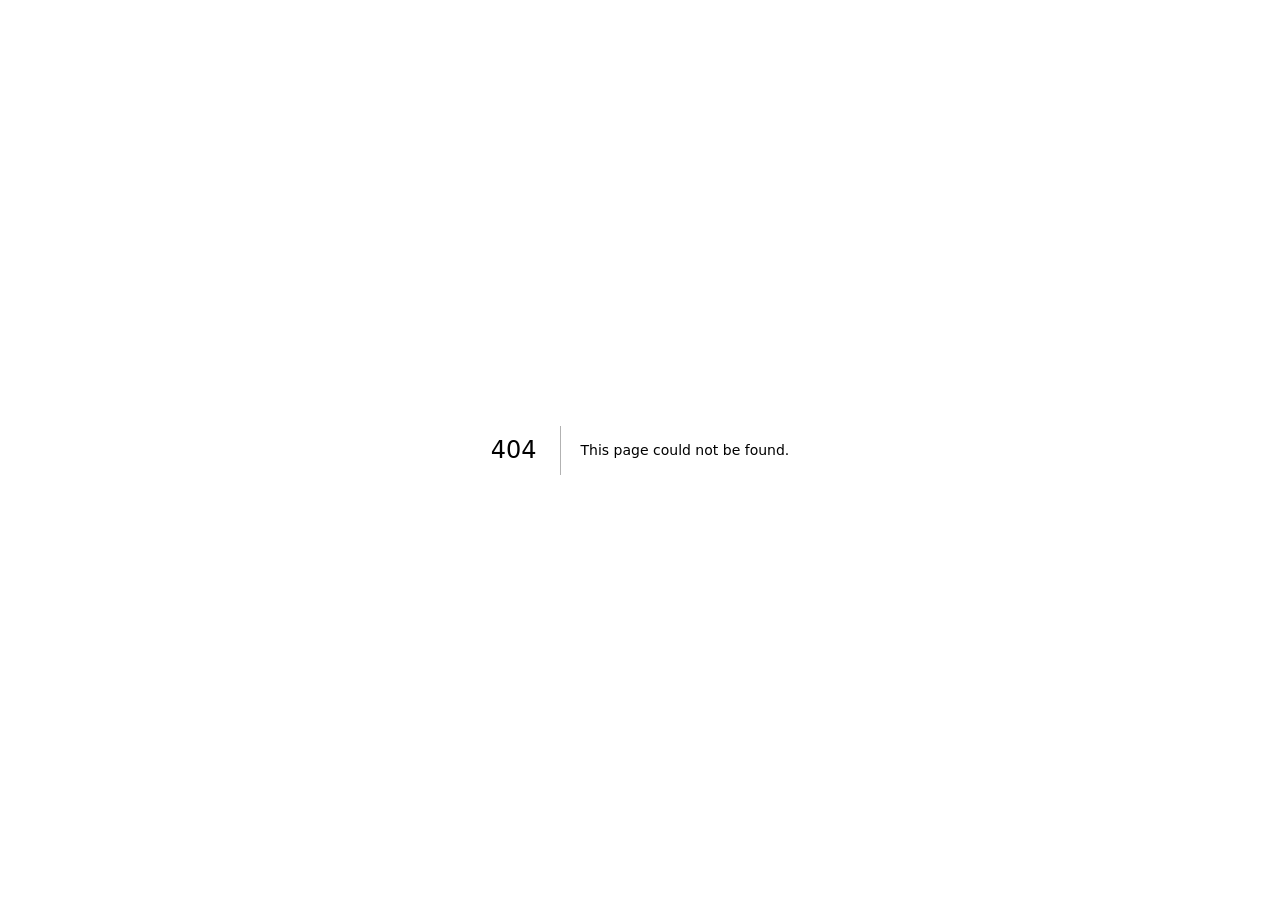
<file: _not-found.html>
<!DOCTYPE html><html lang="en" class="anton_642cabfd-module__nF5CZG__variable instrument_serif_1ba95430-module__hMX_yq__variable manrope_4a6dce9a-module__f4V5Ga__variable"><head><meta charSet="utf-8"/><meta name="viewport" content="width=device-width, initial-scale=1"/><link rel="stylesheet" href="/_next/static/chunks/2jwwz_iakt-ya.css" data-precedence="next"/><link rel="preload" as="script" fetchPriority="low" href="/_next/static/chunks/2x7yt6_jhg_cf.js"/><script src="/_next/static/chunks/26e3jyhw5ryh7.js" async=""></script><script src="/_next/static/chunks/3dqdn-fhew83l.js" async=""></script><script src="/_next/static/chunks/1xnopowxehikz.js" async=""></script><script src="/_next/static/chunks/turbopack-2u0ccg27c84im.js" async=""></script><script src="/_next/static/chunks/00ix58cne4vep.js" async=""></script><meta name="robots" content="noindex"/><meta name="next-size-adjust" content=""/><title>404: This page could not be found.</title><meta name="theme-color" content="#0a0a0a"/><title>Flowing Tiger Martial Arts</title><meta name="description" content="MMA, Muay Thai, Brazilian Jiu-Jitsu and wrestling. Train with purpose. Move like water, strike like a tiger."/><link rel="canonical" href="https://flowingtigermma.com"/><meta property="og:title" content="Flowing Tiger Martial Arts"/><meta property="og:description" content="Move like water. Strike like a tiger. Book a free class."/><meta property="og:url" content="https://flowingtigermma.com"/><meta property="og:site_name" content="Flowing Tiger MMA"/><meta property="og:image" content="https://flowingtigermma.com/media/share-card.jpg"/><meta property="og:image:width" content="1200"/><meta property="og:image:height" content="630"/><meta property="og:image:alt" content="Flowing Tiger Martial Arts, Kandivali East, Mumbai"/><meta property="og:type" content="website"/><meta name="twitter:card" content="summary_large_image"/><meta name="twitter:title" content="Flowing Tiger Martial Arts"/><meta name="twitter:description" content="Move like water. Strike like a tiger. Book a free class."/><meta name="twitter:image" content="https://flowingtigermma.com/media/share-card.jpg"/><link rel="icon" href="/icon.png?icon.103ikmfn4ohfe.png" sizes="256x256" type="image/png"/><link rel="apple-touch-icon" href="/apple-icon.png?apple-icon.138ybx10xt_ud.png" sizes="180x180" type="image/png"/><script src="/_next/static/chunks/0cz1d0mv5g_q7.js" noModule=""></script></head><body data-build="dev"><div hidden=""><!--$--><!--/$--></div><div style="font-family:system-ui,&quot;Segoe UI&quot;,Roboto,Helvetica,Arial,sans-serif,&quot;Apple Color Emoji&quot;,&quot;Segoe UI Emoji&quot;;height:100vh;text-align:center;display:flex;flex-direction:column;align-items:center;justify-content:center"><div><style>body{color:#000;background:#fff;margin:0}.next-error-h1{border-right:1px solid rgba(0,0,0,.3)}@media (prefers-color-scheme:dark){body{color:#fff;background:#000}.next-error-h1{border-right:1px solid rgba(255,255,255,.3)}}</style><h1 class="next-error-h1" style="display:inline-block;margin:0 20px 0 0;padding:0 23px 0 0;font-size:24px;font-weight:500;vertical-align:top;line-height:49px">404</h1><div style="display:inline-block"><h2 style="font-size:14px;font-weight:400;line-height:49px;margin:0">This page could not be found.</h2></div></div></div><!--$--><!--/$--><script src="/_next/static/chunks/2x7yt6_jhg_cf.js" id="_R_" async=""></script><script>(self.__next_f=self.__next_f||[]).push([0])</script><script>self.__next_f.push([1,"1:\"$Sreact.fragment\"\n2:I[35922,[\"/_next/static/chunks/00ix58cne4vep.js\"],\"default\"]\n3:I[18935,[\"/_next/static/chunks/00ix58cne4vep.js\"],\"default\"]\n4:I[64166,[\"/_next/static/chunks/00ix58cne4vep.js\"],\"OutletBoundary\"]\n5:\"$Sreact.suspense\"\n8:I[64166,[\"/_next/static/chunks/00ix58cne4vep.js\"],\"ViewportBoundary\"]\na:I[64166,[\"/_next/static/chunks/00ix58cne4vep.js\"],\"MetadataBoundary\"]\nc:I[50047,[\"/_next/static/chunks/00ix58cne4vep.js\"],\"default\",1]\n:HL[\"/_next/static/chunks/2jwwz_iakt-ya.css\",\"style\"]\n7:X\n"])</script><script>self.__next_f.push([1,"0:{\"P\":null,\"c\":[\"\",\"_not-found\"],\"q\":\"\",\"i\":false,\"f\":[[[\"\",{\"children\":[\"/_not-found\",{\"children\":[\"__PAGE__\",{},\"$undefined\",\"$undefined\",4608]},\"$undefined\",\"$undefined\",4608]},\"$undefined\",\"$undefined\",4624],[[\"$\",\"$1\",\"c\",{\"children\":[[[\"$\",\"link\",\"0\",{\"rel\":\"stylesheet\",\"href\":\"/_next/static/chunks/2jwwz_iakt-ya.css\",\"precedence\":\"next\",\"crossOrigin\":\"$undefined\",\"nonce\":\"$undefined\"}],[\"$\",\"script\",\"script-0\",{\"src\":\"/_next/static/chunks/00ix58cne4vep.js\",\"async\":true,\"nonce\":\"$undefined\"}]],[\"$\",\"html\",null,{\"lang\":\"en\",\"className\":\"anton_642cabfd-module__nF5CZG__variable instrument_serif_1ba95430-module__hMX_yq__variable manrope_4a6dce9a-module__f4V5Ga__variable\",\"children\":[\"$\",\"body\",null,{\"data-build\":\"dev\",\"children\":[\"$\",\"$L2\",null,{\"parallelRouterKey\":\"children\",\"error\":\"$undefined\",\"errorStyles\":\"$undefined\",\"errorScripts\":\"$undefined\",\"template\":[\"$\",\"$L3\",null,{}],\"templateStyles\":\"$undefined\",\"templateScripts\":\"$undefined\",\"notFound\":[[[\"$\",\"title\",null,{\"children\":\"404: This page could not be found.\"}],[\"$\",\"div\",null,{\"style\":{\"fontFamily\":\"system-ui,\\\"Segoe UI\\\",Roboto,Helvetica,Arial,sans-serif,\\\"Apple Color Emoji\\\",\\\"Segoe UI Emoji\\\"\",\"height\":\"100vh\",\"textAlign\":\"center\",\"display\":\"flex\",\"flexDirection\":\"column\",\"alignItems\":\"center\",\"justifyContent\":\"center\"},\"children\":[\"$\",\"div\",null,{\"children\":[[\"$\",\"style\",null,{\"dangerouslySetInnerHTML\":{\"__html\":\"body{color:#000;background:#fff;margin:0}.next-error-h1{border-right:1px solid rgba(0,0,0,.3)}@media (prefers-color-scheme:dark){body{color:#fff;background:#000}.next-error-h1{border-right:1px solid rgba(255,255,255,.3)}}\"}}],[\"$\",\"h1\",null,{\"className\":\"next-error-h1\",\"style\":{\"display\":\"inline-block\",\"margin\":\"0 20px 0 0\",\"padding\":\"0 23px 0 0\",\"fontSize\":24,\"fontWeight\":500,\"verticalAlign\":\"top\",\"lineHeight\":\"49px\"},\"children\":404}],[\"$\",\"div\",null,{\"style\":{\"display\":\"inline-block\"},\"children\":[\"$\",\"h2\",null,{\"style\":{\"fontSize\":14,\"fontWeight\":400,\"lineHeight\":\"49px\",\"margin\":0},\"children\":\"This page could not be found.\"}]}]]}]}]],[]],\"forbidden\":\"$undefined\",\"unauthorized\":\"$undefined\"}]}]}]]}],{\"children\":[[\"$\",\"$1\",\"c\",{\"children\":[null,[\"$\",\"$L2\",null,{\"parallelRouterKey\":\"children\",\"error\":\"$undefined\",\"errorStyles\":\"$undefined\",\"errorScripts\":\"$undefined\",\"template\":[\"$\",\"$L3\",null,{}],\"templateStyles\":\"$undefined\",\"templateScripts\":\"$undefined\",\"notFound\":\"$undefined\",\"forbidden\":\"$undefined\",\"unauthorized\":\"$undefined\"}]]}],{\"children\":[[\"$\",\"$1\",\"c\",{\"children\":[[[\"$\",\"title\",null,{\"children\":\"404: This page could not be found.\"}],[\"$\",\"div\",null,{\"style\":\"$0:f:0:1:0:props:children:1:props:children:props:children:props:notFound:0:1:props:style\",\"children\":[\"$\",\"div\",null,{\"children\":[[\"$\",\"style\",null,{\"dangerouslySetInnerHTML\":{\"__html\":\"body{color:#000;background:#fff;margin:0}.next-error-h1{border-right:1px solid rgba(0,0,0,.3)}@media (prefers-color-scheme:dark){body{color:#fff;background:#000}.next-error-h1{border-right:1px solid rgba(255,255,255,.3)}}\"}}],[\"$\",\"h1\",null,{\"className\":\"next-error-h1\",\"style\":\"$0:f:0:1:0:props:children:1:props:children:props:children:props:notFound:0:1:props:children:props:children:1:props:style\",\"children\":404}],[\"$\",\"div\",null,{\"style\":\"$0:f:0:1:0:props:children:1:props:children:props:children:props:notFound:0:1:props:children:props:children:2:props:style\",\"children\":[\"$\",\"h2\",null,{\"style\":\"$0:f:0:1:0:props:children:1:props:children:props:children:props:notFound:0:1:props:children:props:children:2:props:children:props:style\",\"children\":\"This page could not be found.\"}]}]]}]}]],null,[\"$\",\"$L4\",null,{\"children\":[\"$\",\"$5\",null,{\"name\":\"Next.MetadataOutlet\",\"children\":\"$@6\"}]}]]}],{},null,false,null]},null,false,\"$7\"]},null,false,null],[\"$\",\"$1\",\"h\",{\"children\":[[\"$\",\"meta\",null,{\"name\":\"robots\",\"content\":\"noindex\"}],[\"$\",\"$L8\",null,{\"children\":\"$L9\"}],[\"$\",\"div\",null,{\"hidden\":true,\"children\":[\"$\",\"$La\",null,{\"children\":[\"$\",\"$5\",null,{\"name\":\"Next.Metadata\",\"children\":\"$Lb\"}]}]}],[\"$\",\"meta\",null,{\"name\":\"next-size-adjust\",\"content\":\"\"}]]}],false]],\"m\":\"$undefined\",\"G\":[\"$c\",[[\"$\",\"link\",\"0\",{\"rel\":\"stylesheet\",\"href\":\"/_next/static/chunks/2jwwz_iakt-ya.css\",\"precedence\":\"next\",\"crossOrigin\":\"$undefined\",\"nonce\":\"$undefined\"}]]],\"S\":true,\"h\":null,\"r\":\"$undefined\",\"s\":\"$undefined\",\"a\":\"$undefined\",\"l\":\"$undefined\",\"p\":\"$undefined\",\"d\":\"$undefined\",\"b\":\"755FCdTbA6_ow-_NcHFvo\"}\n"])</script><script>self.__next_f.push([1,"7:C\n9:[[\"$\",\"meta\",\"0\",{\"charSet\":\"utf-8\"}],[\"$\",\"meta\",\"1\",{\"name\":\"viewport\",\"content\":\"width=device-width, initial-scale=1\"}],[\"$\",\"meta\",\"2\",{\"name\":\"theme-color\",\"content\":\"#0a0a0a\"}]]\n"])</script><script>self.__next_f.push([1,"d:I[94733,[\"/_next/static/chunks/00ix58cne4vep.js\"],\"IconMark\"]\n6:null\n"])</script><script>self.__next_f.push([1,"b:[[\"$\",\"title\",\"0\",{\"children\":\"Flowing Tiger Martial Arts\"}],[\"$\",\"meta\",\"1\",{\"name\":\"description\",\"content\":\"MMA, Muay Thai, Brazilian Jiu-Jitsu and wrestling. Train with purpose. Move like water, strike like a tiger.\"}],[\"$\",\"link\",\"2\",{\"rel\":\"canonical\",\"href\":\"https://flowingtigermma.com\"}],[\"$\",\"meta\",\"3\",{\"property\":\"og:title\",\"content\":\"Flowing Tiger Martial Arts\"}],[\"$\",\"meta\",\"4\",{\"property\":\"og:description\",\"content\":\"Move like water. Strike like a tiger. Book a free class.\"}],[\"$\",\"meta\",\"5\",{\"property\":\"og:url\",\"content\":\"https://flowingtigermma.com\"}],[\"$\",\"meta\",\"6\",{\"property\":\"og:site_name\",\"content\":\"Flowing Tiger MMA\"}],[\"$\",\"meta\",\"7\",{\"property\":\"og:image\",\"content\":\"https://flowingtigermma.com/media/share-card.jpg\"}],[\"$\",\"meta\",\"8\",{\"property\":\"og:image:width\",\"content\":\"1200\"}],[\"$\",\"meta\",\"9\",{\"property\":\"og:image:height\",\"content\":\"630\"}],[\"$\",\"meta\",\"10\",{\"property\":\"og:image:alt\",\"content\":\"Flowing Tiger Martial Arts, Kandivali East, Mumbai\"}],[\"$\",\"meta\",\"11\",{\"property\":\"og:type\",\"content\":\"website\"}],[\"$\",\"meta\",\"12\",{\"name\":\"twitter:card\",\"content\":\"summary_large_image\"}],[\"$\",\"meta\",\"13\",{\"name\":\"twitter:title\",\"content\":\"Flowing Tiger Martial Arts\"}],[\"$\",\"meta\",\"14\",{\"name\":\"twitter:description\",\"content\":\"Move like water. Strike like a tiger. Book a free class.\"}],[\"$\",\"meta\",\"15\",{\"name\":\"twitter:image\",\"content\":\"https://flowingtigermma.com/media/share-card.jpg\"}],[\"$\",\"link\",\"16\",{\"rel\":\"icon\",\"href\":\"/icon.png?icon.103ikmfn4ohfe.png\",\"sizes\":\"256x256\",\"type\":\"image/png\"}],[\"$\",\"link\",\"17\",{\"rel\":\"apple-touch-icon\",\"href\":\"/apple-icon.png?apple-icon.138ybx10xt_ud.png\",\"sizes\":\"180x180\",\"type\":\"image/png\"}],[\"$\",\"$Ld\",\"18\",{}]]\n"])</script></body></html>
</file>
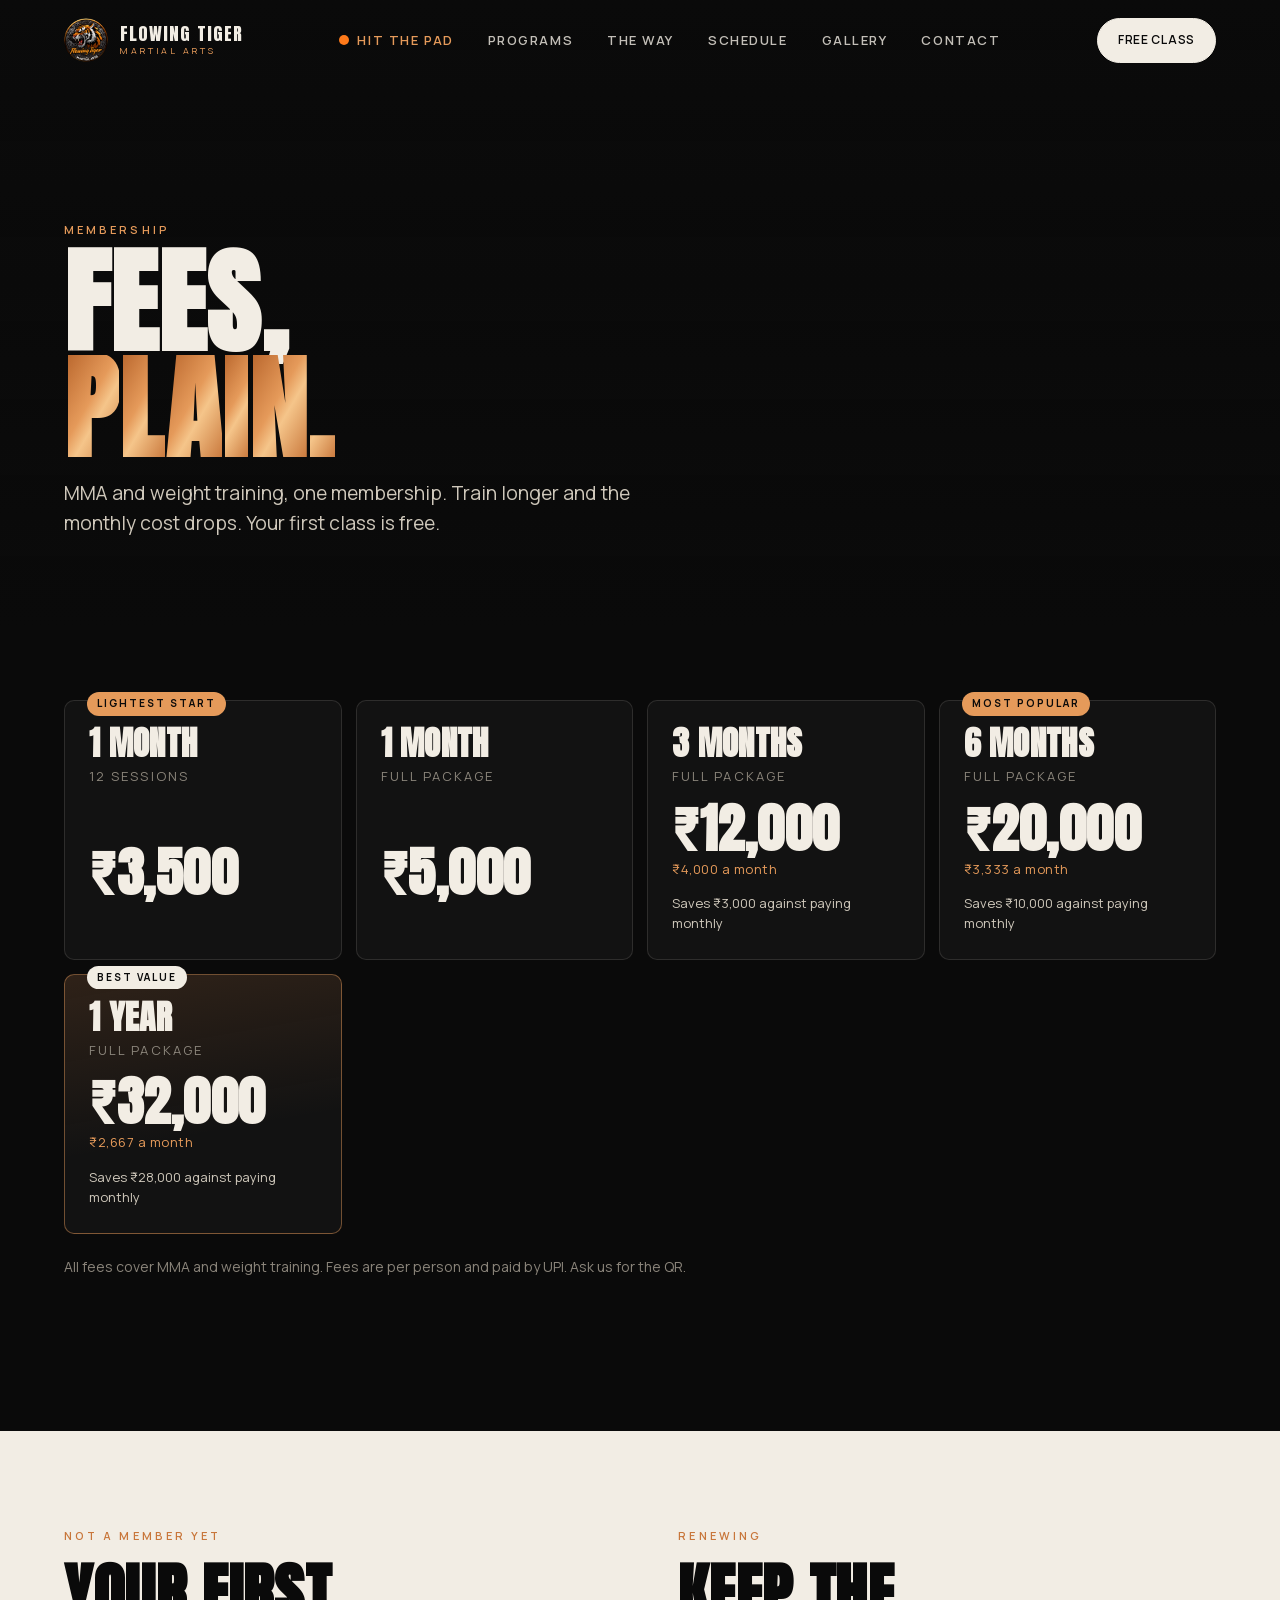
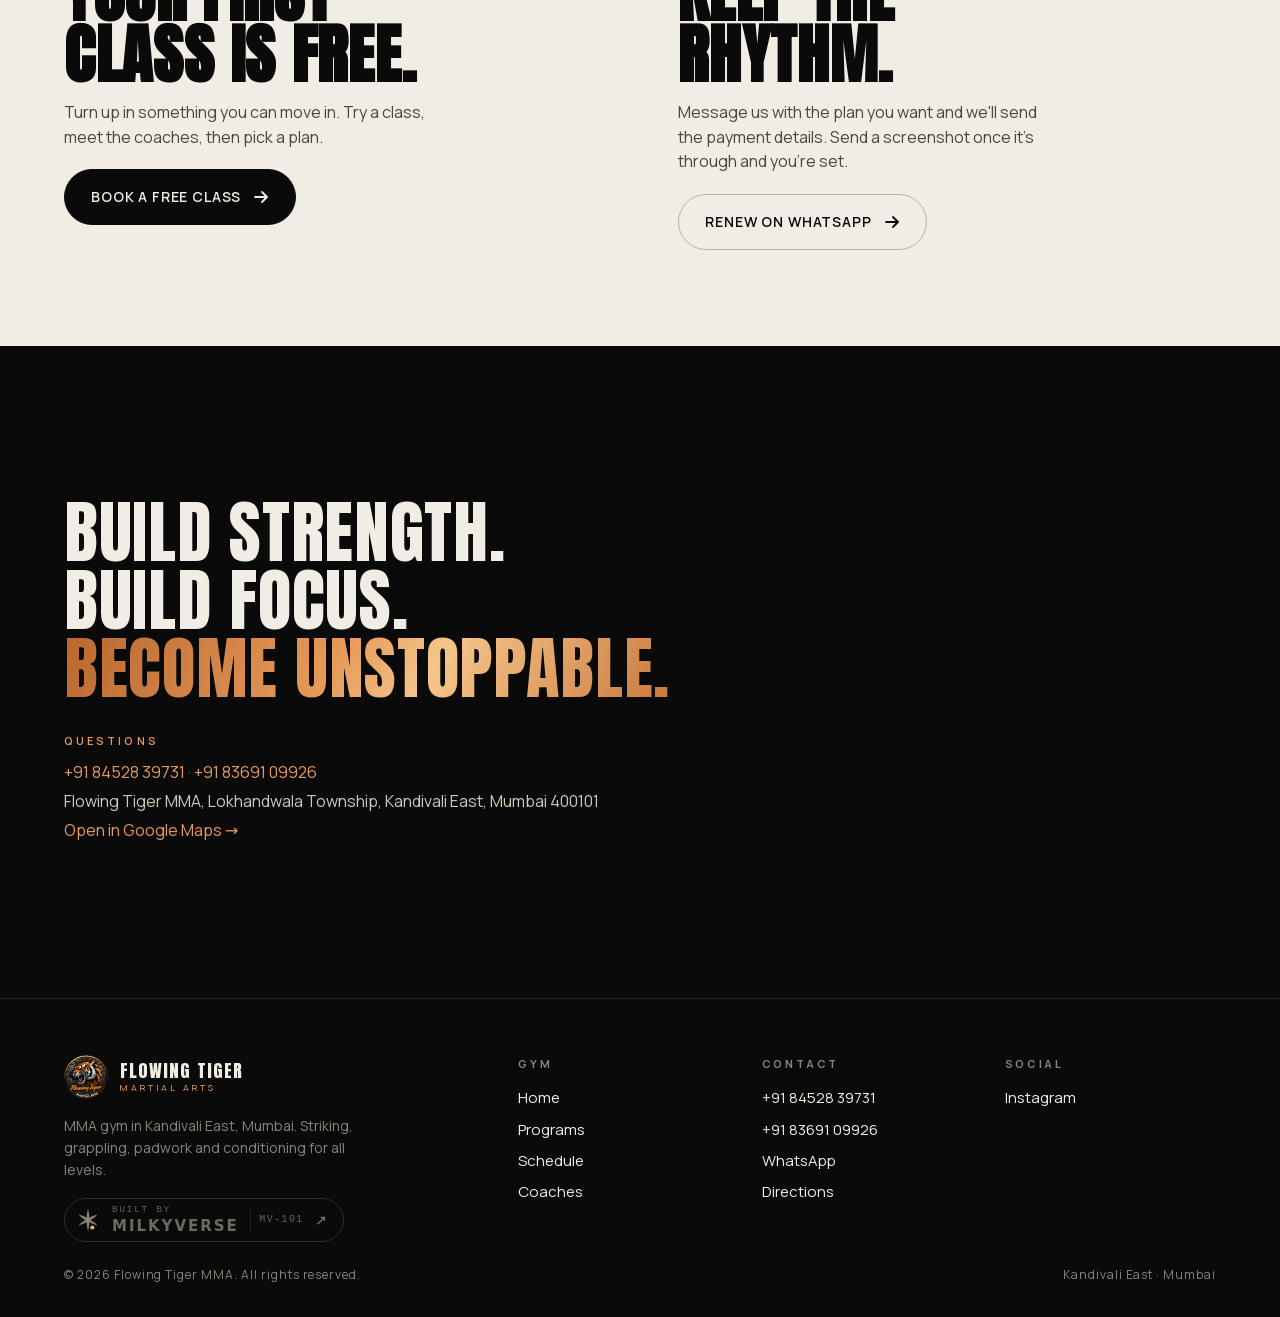
<file: pricing.html>
<!DOCTYPE html><html lang="en" class="anton_642cabfd-module__nF5CZG__variable instrument_serif_1ba95430-module__hMX_yq__variable manrope_4a6dce9a-module__f4V5Ga__variable"><head><meta charSet="utf-8"/><meta name="viewport" content="width=device-width, initial-scale=1"/><link rel="preload" href="/_next/static/media/7ebf22b5a21034f8-s.p.3j3877k49yy0l.woff2" as="font" crossorigin="" type="font/woff2"/><link rel="preload" href="/_next/static/media/9e9f04e3c37952ab-s.p.0pan85mumqyf3.woff2" as="font" crossorigin="" type="font/woff2"/><link rel="preload" href="/_next/static/media/a343f882a40d2cc9-s.p.0p-wng2nn8o-p.woff2" as="font" crossorigin="" type="font/woff2"/><link rel="preload" href="/_next/static/media/e41d5df559864f9e-s.p.1g73gv09-xcb6.woff2" as="font" crossorigin="" type="font/woff2"/><link rel="preload" href="/logo.png" as="image"/><link rel="stylesheet" href="/_next/static/chunks/2jwwz_iakt-ya.css" data-precedence="next"/><link rel="preload" as="script" fetchPriority="low" href="/_next/static/chunks/2x7yt6_jhg_cf.js"/><script src="/_next/static/chunks/26e3jyhw5ryh7.js" async=""></script><script src="/_next/static/chunks/3dqdn-fhew83l.js" async=""></script><script src="/_next/static/chunks/1xnopowxehikz.js" async=""></script><script src="/_next/static/chunks/turbopack-2u0ccg27c84im.js" async=""></script><script src="/_next/static/chunks/00ix58cne4vep.js" async=""></script><script src="/_next/static/chunks/1nflc47xco7wj.js" async=""></script><meta name="next-size-adjust" content=""/><meta name="theme-color" content="#0a0a0a"/><title>Membership &amp; fees · Flowing Tiger MMA</title><meta name="description" content="MMA and weight training at Flowing Tiger, Kandivali East, Mumbai. One month from ₹3,500, a year ₹32,000. First class free."/><meta name="robots" content="noindex, nofollow"/><link rel="canonical" href="https://flowingtigermma.com"/><meta property="og:title" content="Membership &amp; fees · Flowing Tiger MMA"/><meta property="og:description" content="MMA and weight training in Kandivali East. One month from ₹3,500, a year ₹32,000. First class free."/><meta property="og:url" content="https://flowingtigermma.com/pricing"/><meta property="og:site_name" content="Flowing Tiger MMA"/><meta property="og:image" content="https://flowingtigermma.com/media/share-card.jpg"/><meta property="og:image:width" content="1200"/><meta property="og:image:height" content="630"/><meta property="og:image:alt" content="Flowing Tiger Martial Arts, Kandivali East, Mumbai"/><meta property="og:type" content="website"/><meta name="twitter:card" content="summary_large_image"/><meta name="twitter:title" content="Flowing Tiger Martial Arts"/><meta name="twitter:description" content="Move like water. Strike like a tiger. Book a free class."/><meta name="twitter:image" content="https://flowingtigermma.com/media/share-card.jpg"/><link rel="icon" href="/icon.png?icon.103ikmfn4ohfe.png" sizes="256x256" type="image/png"/><link rel="apple-touch-icon" href="/apple-icon.png?apple-icon.138ybx10xt_ud.png" sizes="180x180" type="image/png"/><script src="/_next/static/chunks/0cz1d0mv5g_q7.js" noModule=""></script></head><body data-build="dev"><div hidden=""><!--$--><!--/$--></div><main id="top"><header class="nav "><a href="#top" class="nav-brand" aria-label="Flowing Tiger Martial Arts home"><img src="/logo.png" width="44" height="44" alt=""/><span class="word">Flowing Tiger<small>Martial Arts</small></span></a><nav class="nav-links" aria-label="Primary"><a href="/#pad" class="nav-pad"><i class="pad-dot"></i>Hit the pad</a><a href="/#programs">Programs</a><a href="/#way">The Way</a><a href="/#schedule">Schedule</a><a href="/#gallery">Gallery</a><a href="/#join">Contact</a></nav><a href="/#join" class="btn btn-primary btn-desktop">Free class</a><button class="nav-burger" aria-expanded="false" aria-controls="sheet">Menu</button></header><div id="sheet" class="nav-sheet " aria-hidden="true"><a href="/#pad" class="copper-text">Hit the pad</a><a href="/#programs">Programs</a><a href="/#way">The Way</a><a href="/#schedule">Schedule</a><a href="/#gallery">Gallery</a><a href="/#join">Contact</a><a href="#join">Free class</a></div><div class="page"><section class="fees-hero"><div class="fees-hero-bg"><canvas class="tiger-field " aria-hidden="true"></canvas></div><div class="fees-hero-shade"></div><div class="container"><p class="eyebrow reveal">Membership</p><h1 class="display reveal" data-delay="1" style="font-size:clamp(52px, 9vw, 140px);margin:0 0 18px;line-height:0.92"><span class="slam  slam-reveal " aria-label="Fees,"><span class="slam-l" style="animation-delay:0ms" aria-hidden="true">F</span><span class="slam-l" style="animation-delay:38ms" aria-hidden="true">e</span><span class="slam-l" style="animation-delay:76ms" aria-hidden="true">e</span><span class="slam-l" style="animation-delay:114ms" aria-hidden="true">s</span><span class="slam-l" style="animation-delay:152ms" aria-hidden="true">,</span></span><br/><span class="slam copper slam-reveal " aria-label="plain."><span class="slam-l" style="animation-delay:260ms" aria-hidden="true">p</span><span class="slam-l" style="animation-delay:298ms" aria-hidden="true">l</span><span class="slam-l" style="animation-delay:336ms" aria-hidden="true">a</span><span class="slam-l" style="animation-delay:374ms" aria-hidden="true">i</span><span class="slam-l" style="animation-delay:412ms" aria-hidden="true">n</span><span class="slam-l" style="animation-delay:450ms" aria-hidden="true">.</span></span></h1><p class="reveal" data-delay="2" style="max-width:52ch;color:var(--bone-2);font-size:clamp(16px, 1.5vw, 20px);margin:0">MMA and weight training, one membership. Train longer and the monthly cost drops. Your first class is free.</p></div></section><section class="section container" style="padding-top:clamp(40px, 6vw, 72px)"><div class="plans"><article class="plan reveal " data-delay="1"><span class="plan-tag">Lightest start</span><div class="plan-top"><h2 class="display">1 month</h2><p class="plan-what">12 sessions</p></div><div class="plan-price"><b>₹3,500</b></div><p class="plan-save plan-save-quiet"> </p></article><article class="plan reveal " data-delay="2"><div class="plan-top"><h2 class="display">1 month</h2><p class="plan-what">Full package</p></div><div class="plan-price"><b>₹5,000</b></div><p class="plan-save plan-save-quiet"> </p></article><article class="plan reveal " data-delay="3"><div class="plan-top"><h2 class="display">3 months</h2><p class="plan-what">Full package</p></div><div class="plan-price"><b>₹12,000</b><span>₹4,000<!-- --> a month</span></div><p class="plan-save">Saves <!-- -->₹3,000<!-- --> against paying monthly</p></article><article class="plan reveal " data-delay="1"><span class="plan-tag">Most popular</span><div class="plan-top"><h2 class="display">6 months</h2><p class="plan-what">Full package</p></div><div class="plan-price"><b>₹20,000</b><span>₹3,333<!-- --> a month</span></div><p class="plan-save">Saves <!-- -->₹10,000<!-- --> against paying monthly</p></article><article class="plan reveal plan-hero" data-delay="2"><span class="plan-tag">Best value</span><div class="plan-top"><h2 class="display">1 year</h2><p class="plan-what">Full package</p></div><div class="plan-price"><b>₹32,000</b><span>₹2,667<!-- --> a month</span></div><p class="plan-save">Saves <!-- -->₹28,000<!-- --> against paying monthly</p></article></div><p class="fees-note reveal">All fees cover MMA and weight training. Fees are per person and paid by UPI. Ask us for the QR.</p></section><section class="fees-strip"><div class="container fees-strip-grid"><div class="reveal"><p class="eyebrow">Not a member yet</p><h2 class="display">Your first<br/>class is free.</h2><p>Turn up in something you can move in. Try a class, meet the coaches, then pick a plan.</p><a class="btn btn-primary" href="https://wa.me/918452839731?text=Hi%20Flowing%20Tiger%2C%20I&#x27;d%20like%20to%20book%20a%20free%20trial%20class." target="_blank" rel="noreferrer">Book a free class <svg class="arrow" viewBox="0 0 16 16" fill="none" stroke="currentColor" stroke-width="1.8" stroke-linecap="round" stroke-linejoin="round" aria-hidden="true"><path d="M2 8h11M9 3l5 5-5 5"></path></svg></a></div><div class="reveal" data-delay="2"><p class="eyebrow">Renewing</p><h2 class="display">Keep the<br/>rhythm.</h2><p>Message us with the plan you want and we&#x27;ll send the payment details. Send a screenshot once it&#x27;s through and you&#x27;re set.</p><a class="btn" href="https://wa.me/918452839731?text=Hi%20Flowing%20Tiger%2C%20I&#x27;d%20like%20to%20renew%20my%20membership." target="_blank" rel="noreferrer">Renew on WhatsApp <svg class="arrow" viewBox="0 0 16 16" fill="none" stroke="currentColor" stroke-width="1.8" stroke-linecap="round" stroke-linejoin="round" aria-hidden="true"><path d="M2 8h11M9 3l5 5-5 5"></path></svg></a></div></div></section><section class="section container fees-close"><p class="display reveal">Build strength.<br/>Build focus.<br/><span class="copper-text">Become unstoppable.</span></p><div class="reveal" data-delay="2" style="margin-top:28px;color:var(--bone-2);line-height:1.8"><div class="eyebrow" style="margin-bottom:8px">Questions</div><a href="tel:+918452839731" style="color:var(--copper-2)">+91 84528 39731</a><span style="color:var(--mute)"> · </span><a href="tel:+918369109926" style="color:var(--copper-2)">+91 83691 09926</a><br/>Flowing Tiger MMA, Lokhandwala Township, Kandivali East, Mumbai 400101<br/><a href="https://maps.app.goo.gl/Ky2WfUxEKKuWiCZS7" target="_blank" rel="noreferrer" style="color:var(--copper-2)">Open in Google Maps →</a></div></section></div><footer class="footer"><div class="footer-grid"><div><div class="nav-brand" style="margin-bottom:16px"><img src="/logo.png" width="48" height="48" alt=""/><span class="word">Flowing Tiger<small>Martial Arts</small></span></div><p style="color:var(--mute);max-width:34ch;font-size:14px">MMA gym in Kandivali East, Mumbai. Striking, grappling, padwork and conditioning for all levels.</p><div style="margin-top:18px;color:var(--mute)"><a class="mv-sig " href="https://milkyverse.co.in/" target="_blank" rel="noopener" aria-label="MV-101 — built by Milkyverse. Opens the case study on the studio&#x27;s site."><style>
.mv-sig{box-sizing:border-box;display:inline-flex;align-items:center;gap:.7em;min-height:44px;
padding:.42em 1.05em .42em .62em;border:1px solid currentColor;border-radius:999px;color:inherit;
text-decoration:none;font-family:ui-sans-serif,system-ui,-apple-system,"Segoe UI",Roboto,sans-serif;
-webkit-tap-highlight-color:transparent;
transition:border-color 500ms cubic-bezier(.2,.75,.15,1),background-color 500ms cubic-bezier(.2,.75,.15,1)}
.mv-sig svg{width:26px;height:26px;flex:none;transition:transform 900ms cubic-bezier(.2,.75,.15,1)}
.mv-sig-copy{display:grid;gap:4px;line-height:1}
.mv-sig-by{font:500 9px/1 ui-monospace,SFMono-Regular,Menlo,Consolas,monospace;letter-spacing:.22em;opacity:.72}
.mv-sig-line{font-size:15px;font-weight:800;letter-spacing:.13em}
.mv-sig-no{font:500 10px/1 ui-monospace,SFMono-Regular,Menlo,Consolas,monospace;letter-spacing:.14em;
opacity:.72;padding:.55em 0 .55em .85em;border-left:1px solid currentColor}
.mv-sig-go{font-size:14px;line-height:1;transition:transform 300ms cubic-bezier(.2,.75,.15,1)}
.mv-sig:hover svg,.mv-sig:focus-visible svg{transform:rotate(90deg)}
.mv-sig:hover .mv-sig-go,.mv-sig:focus-visible .mv-sig-go{transform:translate(2px,-2px)}
.mv-sig:focus-visible{outline:2px solid currentColor;outline-offset:4px}
@supports (color:color-mix(in srgb,red,blue)){
.mv-sig{border-color:color-mix(in srgb,currentColor 28%,transparent)}
.mv-sig-no{border-left-color:color-mix(in srgb,currentColor 28%,transparent)}
.mv-sig:hover,.mv-sig:focus-visible{border-color:color-mix(in srgb,currentColor 70%,transparent);
background-color:color-mix(in srgb,currentColor 6%,transparent)}
.mv-sig-line{background-image:linear-gradient(100deg,
color-mix(in srgb,currentColor 78%,transparent) 0 38%,currentColor 50%,
color-mix(in srgb,currentColor 78%,transparent) 62% 100%);
background-size:300% 100%;background-position:100% 0;
-webkit-background-clip:text;background-clip:text;-webkit-text-fill-color:transparent;
animation:mv-sig-pass 13s cubic-bezier(.2,.75,.15,1) 2s infinite;
transition:background-position 900ms cubic-bezier(.2,.75,.15,1)}
.mv-sig:hover .mv-sig-line,.mv-sig:focus-visible .mv-sig-line{animation:none;background-position:0 0}}
@keyframes mv-sig-pass{0%{background-position:100% 0}8%{background-position:0 0}
8.01%,100%{background-position:100% 0}}
@media (prefers-reduced-motion:reduce){.mv-sig,.mv-sig *{transition:none!important;animation:none!important}}
</style><svg viewBox="0 0 512 512" aria-hidden="true" focusable="false"><path fill="currentColor" d="M 256 40 C 292 150 292 362 256 472 C 220 362 220 150 256 40 Z"></path><path fill="currentColor" transform="rotate(60 256 256)" d="M 256 40 C 292 150 292 362 256 472 C 220 362 220 150 256 40 Z"></path><path fill="currentColor" transform="rotate(120 256 256)" d="M 256 40 C 292 150 292 362 256 472 C 220 362 220 150 256 40 Z"></path><circle cx="341" cy="403" r="40" fill="#E9B44C"></circle></svg><span class="mv-sig-copy"><span class="mv-sig-by">BUILT BY</span><span class="mv-sig-line">MILKYVERSE</span></span><span class="mv-sig-no">MV-101</span><span class="mv-sig-go" aria-hidden="true">↗</span></a></div></div><div><h5>Gym</h5><ul><li><a href="/">Home</a></li><li><a href="/#programs">Programs</a></li><li><a href="/#schedule">Schedule</a></li><li><a href="/#coaches">Coaches</a></li></ul></div><div><h5>Contact</h5><ul><li><a href="tel:+918452839731">+91 84528 39731</a></li><li><a href="tel:+918369109926">+91 83691 09926</a></li><li><a href="https://wa.me/918452839731?text=Hi%20Flowing%20Tiger%2C%20I&#x27;d%20like%20to%20book%20a%20free%20trial%20class." target="_blank" rel="noreferrer">WhatsApp</a></li><li><a href="https://maps.app.goo.gl/Ky2WfUxEKKuWiCZS7" target="_blank" rel="noreferrer">Directions</a></li></ul></div><div><h5>Social</h5><ul><li><a href="https://www.instagram.com/flowingtigermma/" target="_blank" rel="noreferrer">Instagram</a></li></ul></div></div><div class="footer-bottom"><span>© <!-- -->2026<!-- --> Flowing Tiger MMA. All rights reserved.</span><span>Kandivali East · Mumbai</span></div></footer></main><!--$--><!--/$--><script src="/_next/static/chunks/2x7yt6_jhg_cf.js" id="_R_" async=""></script><script>(self.__next_f=self.__next_f||[]).push([0])</script><script>self.__next_f.push([1,"1:\"$Sreact.fragment\"\n2:I[35922,[\"/_next/static/chunks/00ix58cne4vep.js\"],\"default\"]\n3:I[18935,[\"/_next/static/chunks/00ix58cne4vep.js\"],\"default\"]\n4:I[49675,[\"/_next/static/chunks/00ix58cne4vep.js\",\"/_next/static/chunks/1nflc47xco7wj.js\"],\"RevealObserver\"]\n5:I[47401,[\"/_next/static/chunks/00ix58cne4vep.js\",\"/_next/static/chunks/1nflc47xco7wj.js\"],\"Nav\"]\n6:I[54938,[\"/_next/static/chunks/00ix58cne4vep.js\",\"/_next/static/chunks/1nflc47xco7wj.js\"],\"PadHost\"]\n7:I[69534,[\"/_next/static/chunks/00ix58cne4vep.js\",\"/_next/static/chunks/1nflc47xco7wj.js\"],\"TigerField\"]\n8:I[47330,[\"/_next/static/chunks/00ix58cne4vep.js\",\"/_next/static/chunks/1nflc47xco7wj.js\"],\"Slam\"]\n15:I[50047,[\"/_next/static/chunks/00ix58cne4vep.js\"],\"default\",1]\n:HL[\"/_next/static/chunks/2jwwz_iakt-ya.css\",\"style\"]\n:HL[\"/_next/static/media/7ebf22b5a21034f8-s.p.3j3877k49yy0l.woff2\",\"font\",{\"crossOrigin\":\"\",\"type\":\"font/woff2\"}]\n:HL[\"/_next/static/media/9e9f04e3c37952ab-s.p.0pan85mumqyf3.woff2\",\"font\",{\"crossOrigin\":\"\",\"type\":\"font/woff2\"}]\n:HL[\"/_next/static/media/a343f882a40d2cc9-s.p.0p-wng2nn8o-p.woff2\",\"font\",{\"crossOrigin\":\"\",\"type\":\"font/woff2\"}]\n:HL[\"/_next/static/media/e41d5df559864f9e-s.p.1g73gv09-xcb6.woff2\",\"font\",{\"crossOrigin\":\"\",\"type\":\"font/woff2\"}]\n:HL[\"/logo.png\",\"image\"]\n13:X\n"])</script><script>self.__next_f.push([1,"0:{\"P\":null,\"c\":[\"\",\"pricing\"],\"q\":\"\",\"i\":false,\"f\":[[[\"\",{\"children\":[\"pricing\",{\"children\":[\"__PAGE__\",{},\"$undefined\",\"$undefined\",4608]},\"$undefined\",\"$undefined\",4608]},\"$undefined\",\"$undefined\",4624],[[\"$\",\"$1\",\"c\",{\"children\":[[[\"$\",\"link\",\"0\",{\"rel\":\"stylesheet\",\"href\":\"/_next/static/chunks/2jwwz_iakt-ya.css\",\"precedence\":\"next\",\"crossOrigin\":\"$undefined\",\"nonce\":\"$undefined\"}],[\"$\",\"script\",\"script-0\",{\"src\":\"/_next/static/chunks/00ix58cne4vep.js\",\"async\":true,\"nonce\":\"$undefined\"}]],[\"$\",\"html\",null,{\"lang\":\"en\",\"className\":\"anton_642cabfd-module__nF5CZG__variable instrument_serif_1ba95430-module__hMX_yq__variable manrope_4a6dce9a-module__f4V5Ga__variable\",\"children\":[\"$\",\"body\",null,{\"data-build\":\"dev\",\"children\":[\"$\",\"$L2\",null,{\"parallelRouterKey\":\"children\",\"error\":\"$undefined\",\"errorStyles\":\"$undefined\",\"errorScripts\":\"$undefined\",\"template\":[\"$\",\"$L3\",null,{}],\"templateStyles\":\"$undefined\",\"templateScripts\":\"$undefined\",\"notFound\":[[[\"$\",\"title\",null,{\"children\":\"404: This page could not be found.\"}],[\"$\",\"div\",null,{\"style\":{\"fontFamily\":\"system-ui,\\\"Segoe UI\\\",Roboto,Helvetica,Arial,sans-serif,\\\"Apple Color Emoji\\\",\\\"Segoe UI Emoji\\\"\",\"height\":\"100vh\",\"textAlign\":\"center\",\"display\":\"flex\",\"flexDirection\":\"column\",\"alignItems\":\"center\",\"justifyContent\":\"center\"},\"children\":[\"$\",\"div\",null,{\"children\":[[\"$\",\"style\",null,{\"dangerouslySetInnerHTML\":{\"__html\":\"body{color:#000;background:#fff;margin:0}.next-error-h1{border-right:1px solid rgba(0,0,0,.3)}@media (prefers-color-scheme:dark){body{color:#fff;background:#000}.next-error-h1{border-right:1px solid rgba(255,255,255,.3)}}\"}}],[\"$\",\"h1\",null,{\"className\":\"next-error-h1\",\"style\":{\"display\":\"inline-block\",\"margin\":\"0 20px 0 0\",\"padding\":\"0 23px 0 0\",\"fontSize\":24,\"fontWeight\":500,\"verticalAlign\":\"top\",\"lineHeight\":\"49px\"},\"children\":404}],[\"$\",\"div\",null,{\"style\":{\"display\":\"inline-block\"},\"children\":[\"$\",\"h2\",null,{\"style\":{\"fontSize\":14,\"fontWeight\":400,\"lineHeight\":\"49px\",\"margin\":0},\"children\":\"This page could not be found.\"}]}]]}]}]],[]],\"forbidden\":\"$undefined\",\"unauthorized\":\"$undefined\"}]}]}]]}],{\"children\":[[\"$\",\"$1\",\"c\",{\"children\":[null,[\"$\",\"$L2\",null,{\"parallelRouterKey\":\"children\",\"error\":\"$undefined\",\"errorStyles\":\"$undefined\",\"errorScripts\":\"$undefined\",\"template\":[\"$\",\"$L3\",null,{}],\"templateStyles\":\"$undefined\",\"templateScripts\":\"$undefined\",\"notFound\":\"$undefined\",\"forbidden\":\"$undefined\",\"unauthorized\":\"$undefined\"}]]}],{\"children\":[[\"$\",\"$1\",\"c\",{\"children\":[[\"$\",\"main\",null,{\"id\":\"top\",\"children\":[[\"$\",\"$L4\",null,{}],[\"$\",\"$L5\",null,{\"logo\":[\"$\",\"img\",null,{\"src\":\"/logo.png\",\"width\":44,\"height\":44,\"alt\":\"\"}]}],[\"$\",\"$L6\",null,{}],[\"$\",\"div\",null,{\"className\":\"page\",\"children\":[[\"$\",\"section\",null,{\"className\":\"fees-hero\",\"children\":[[\"$\",\"div\",null,{\"className\":\"fees-hero-bg\",\"children\":[\"$\",\"$L7\",null,{\"seed\":23,\"palette\":\"ember\",\"density\":0.6}]}],[\"$\",\"div\",null,{\"className\":\"fees-hero-shade\"}],[\"$\",\"div\",null,{\"className\":\"container\",\"children\":[[\"$\",\"p\",null,{\"className\":\"eyebrow reveal\",\"children\":\"Membership\"}],[\"$\",\"h1\",null,{\"className\":\"display reveal\",\"data-delay\":\"1\",\"style\":{\"fontSize\":\"clamp(52px, 9vw, 140px)\",\"margin\":\"0 0 18px\",\"lineHeight\":0.92},\"children\":[[\"$\",\"$L8\",null,{\"text\":\"Fees,\",\"reveal\":true}],[\"$\",\"br\",null,{}],[\"$\",\"$L8\",null,{\"text\":\"plain.\",\"reveal\":true,\"delay\":260,\"className\":\"copper\"}]]}],[\"$\",\"p\",null,{\"className\":\"reveal\",\"data-delay\":\"2\",\"style\":{\"maxWidth\":\"52ch\",\"color\":\"var(--bone-2)\",\"fontSize\":\"clamp(16px, 1.5vw, 20px)\",\"margin\":0},\"children\":\"MMA and weight training, one membership. Train longer and the monthly cost drops. Your first class is free.\"}]]}]]}],[\"$\",\"section\",null,{\"className\":\"section container\",\"style\":{\"paddingTop\":\"clamp(40px, 6vw, 72px)\"},\"children\":[[\"$\",\"div\",null,{\"className\":\"plans\",\"children\":[[\"$\",\"article\",\"12-sessions\",{\"className\":\"plan reveal \",\"data-delay\":1,\"children\":[[\"$\",\"span\",null,{\"className\":\"plan-tag\",\"children\":\"Lightest start\"}],[\"$\",\"div\",null,{\"className\":\"plan-top\",\"children\":[[\"$\",\"h2\",null,{\"className\":\"display\",\"children\":\"1 month\"}],[\"$\",\"p\",null,{\"className\":\"plan-what\",\"children\":\"12 sessions\"}]]}],[\"$\",\"div\",null,{\"className\":\"plan-price\",\"children\":[[\"$\",\"b\",null,{\"children\":\"₹3,500\"}],\"$undefined\"]}],[\"$\",\"p\",null,{\"className\":\"plan-save plan-save-quiet\",\"children\":\" \"}]]}],[\"$\",\"article\",\"1-month\",{\"className\":\"plan reveal \",\"data-delay\":2,\"children\":[\"$undefined\",[\"$\",\"div\",null,{\"className\":\"plan-top\",\"children\":[[\"$\",\"h2\",null,{\"className\":\"display\",\"children\":\"1 month\"}],[\"$\",\"p\",null,{\"className\":\"plan-what\",\"children\":\"Full package\"}]]}],[\"$\",\"div\",null,{\"className\":\"plan-price\",\"children\":[[\"$\",\"b\",null,{\"children\":\"₹5,000\"}],\"$undefined\"]}],[\"$\",\"p\",null,{\"className\":\"plan-save plan-save-quiet\",\"children\":\" \"}]]}],[\"$\",\"article\",\"3-months\",{\"className\":\"plan reveal \",\"data-delay\":3,\"children\":[\"$undefined\",[\"$\",\"div\",null,{\"className\":\"plan-top\",\"children\":[[\"$\",\"h2\",null,{\"className\":\"display\",\"children\":\"3 months\"}],[\"$\",\"p\",null,{\"className\":\"plan-what\",\"children\":\"Full package\"}]]}],[\"$\",\"div\",null,{\"className\":\"plan-price\",\"children\":[[\"$\",\"b\",null,{\"children\":\"₹12,000\"}],\"$L9\"]}],\"$La\"]}],\"$Lb\",\"$Lc\"]}],null,\"$Ld\"]}],\"$Le\",\"$Lf\"]}],\"$L10\"]}],[\"$L11\"],\"$L12\"]}],{},null,false,null]},null,false,\"$13\"]},null,false,null],\"$L14\",false]],\"m\":\"$undefined\",\"G\":[\"$15\",[\"$L16\"]],\"S\":true,\"h\":null,\"r\":\"$undefined\",\"s\":\"$undefined\",\"a\":\"$undefined\",\"l\":\"$undefined\",\"p\":\"$undefined\",\"d\":\"$undefined\",\"b\":\"755FCdTbA6_ow-_NcHFvo\"}\n"])</script><script>self.__next_f.push([1,"21:I[64166,[\"/_next/static/chunks/00ix58cne4vep.js\"],\"OutletBoundary\"]\n22:\"$Sreact.suspense\"\n24:I[64166,[\"/_next/static/chunks/00ix58cne4vep.js\"],\"ViewportBoundary\"]\n26:I[64166,[\"/_next/static/chunks/00ix58cne4vep.js\"],\"MetadataBoundary\"]\n9:[\"$\",\"span\",null,{\"children\":[\"₹4,000\",\" a month\"]}]\na:[\"$\",\"p\",null,{\"className\":\"plan-save\",\"children\":[\"Saves \",\"₹3,000\",\" against paying monthly\"]}]\nb:[\"$\",\"article\",\"6-months\",{\"className\":\"plan reveal \",\"data-delay\":1,\"children\":[[\"$\",\"span\",null,{\"className\":\"plan-tag\",\"children\":\"Most popular\"}],[\"$\",\"div\",null,{\"className\":\"plan-top\",\"children\":[[\"$\",\"h2\",null,{\"className\":\"display\",\"children\":\"6 months\"}],[\"$\",\"p\",null,{\"className\":\"plan-what\",\"children\":\"Full package\"}]]}],[\"$\",\"div\",null,{\"className\":\"plan-price\",\"children\":[[\"$\",\"b\",null,{\"children\":\"₹20,000\"}],[\"$\",\"span\",null,{\"children\":[\"₹3,333\",\" a month\"]}]]}],[\"$\",\"p\",null,{\"className\":\"plan-save\",\"children\":[\"Saves \",\"₹10,000\",\" against paying monthly\"]}]]}]\nc:[\"$\",\"article\",\"1-year\",{\"className\":\"plan reveal plan-hero\",\"data-delay\":2,\"children\":[[\"$\",\"span\",null,{\"className\":\"plan-tag\",\"children\":\"Best value\"}],[\"$\",\"div\",null,{\"className\":\"plan-top\",\"children\":[[\"$\",\"h2\",null,{\"className\":\"display\",\"children\":\"1 year\"}],[\"$\",\"p\",null,{\"className\":\"plan-what\",\"children\":\"Full package\"}]]}],[\"$\",\"div\",null,{\"className\":\"plan-price\",\"children\":[[\"$\",\"b\",null,{\"children\":\"₹32,000\"}],[\"$\",\"span\",null,{\"children\":[\"₹2,667\",\" a month\"]}]]}],[\"$\",\"p\",null,{\"className\":\"plan-save\",\"children\":[\"Saves \",\"₹28,000\",\" against paying monthly\"]}]]}]\nd:[\"$\",\"p\",null,{\"className\":\"fees-note reveal\",\"children\":\"All fees cover MMA and weight training. Fees are per person and paid by UPI. Ask us for the QR.\"}]\n"])</script><script>self.__next_f.push([1,"e:[\"$\",\"section\",null,{\"className\":\"fees-strip\",\"children\":[\"$\",\"div\",null,{\"className\":\"container fees-strip-grid\",\"children\":[[\"$\",\"div\",null,{\"className\":\"reveal\",\"children\":[[\"$\",\"p\",null,{\"className\":\"eyebrow\",\"children\":\"Not a member yet\"}],[\"$\",\"h2\",null,{\"className\":\"display\",\"children\":[\"Your first\",[\"$\",\"br\",null,{}],\"class is free.\"]}],[\"$\",\"p\",null,{\"children\":\"Turn up in something you can move in. Try a class, meet the coaches, then pick a plan.\"}],[\"$\",\"a\",null,{\"className\":\"btn btn-primary\",\"href\":\"https://wa.me/918452839731?text=Hi%20Flowing%20Tiger%2C%20I'd%20like%20to%20book%20a%20free%20trial%20class.\",\"target\":\"_blank\",\"rel\":\"noreferrer\",\"children\":[\"Book a free class \",[\"$\",\"svg\",null,{\"className\":\"arrow\",\"viewBox\":\"0 0 16 16\",\"fill\":\"none\",\"stroke\":\"currentColor\",\"strokeWidth\":\"1.8\",\"strokeLinecap\":\"round\",\"strokeLinejoin\":\"round\",\"aria-hidden\":true,\"children\":[\"$\",\"path\",null,{\"d\":\"M2 8h11M9 3l5 5-5 5\"}]}]]}]]}],[\"$\",\"div\",null,{\"className\":\"reveal\",\"data-delay\":\"2\",\"children\":[[\"$\",\"p\",null,{\"className\":\"eyebrow\",\"children\":\"Renewing\"}],[\"$\",\"h2\",null,{\"className\":\"display\",\"children\":[\"Keep the\",[\"$\",\"br\",null,{}],\"rhythm.\"]}],[\"$\",\"p\",null,{\"children\":\"Message us with the plan you want and we'll send the payment details. Send a screenshot once it's through and you're set.\"}],[\"$\",\"a\",null,{\"className\":\"btn\",\"href\":\"https://wa.me/918452839731?text=Hi%20Flowing%20Tiger%2C%20I'd%20like%20to%20renew%20my%20membership.\",\"target\":\"_blank\",\"rel\":\"noreferrer\",\"children\":[\"Renew on WhatsApp \",[\"$\",\"svg\",null,{\"className\":\"arrow\",\"viewBox\":\"0 0 16 16\",\"fill\":\"none\",\"stroke\":\"currentColor\",\"strokeWidth\":\"1.8\",\"strokeLinecap\":\"round\",\"strokeLinejoin\":\"round\",\"aria-hidden\":true,\"children\":[\"$\",\"path\",null,{\"d\":\"M2 8h11M9 3l5 5-5 5\"}]}]]}]]}]]}]}]\n"])</script><script>self.__next_f.push([1,"f:[\"$\",\"section\",null,{\"className\":\"section container fees-close\",\"children\":[[\"$\",\"p\",null,{\"className\":\"display reveal\",\"children\":[\"Build strength.\",[\"$\",\"br\",null,{}],\"Build focus.\",[\"$\",\"br\",null,{}],[\"$\",\"span\",null,{\"className\":\"copper-text\",\"children\":\"Become unstoppable.\"}]]}],[\"$\",\"div\",null,{\"className\":\"reveal\",\"data-delay\":\"2\",\"style\":{\"marginTop\":28,\"color\":\"var(--bone-2)\",\"lineHeight\":1.8},\"children\":[[\"$\",\"div\",null,{\"className\":\"eyebrow\",\"style\":{\"marginBottom\":8},\"children\":\"Questions\"}],[\"$\",\"a\",null,{\"href\":\"tel:+918452839731\",\"style\":{\"color\":\"var(--copper-2)\"},\"children\":\"+91 84528 39731\"}],[\"$\",\"span\",null,{\"style\":{\"color\":\"var(--mute)\"},\"children\":\" · \"}],[\"$\",\"a\",null,{\"href\":\"tel:+918369109926\",\"style\":{\"color\":\"var(--copper-2)\"},\"children\":\"+91 83691 09926\"}],[\"$\",\"br\",null,{}],\"Flowing Tiger MMA, Lokhandwala Township, Kandivali East, Mumbai 400101\",[\"$\",\"br\",null,{}],[\"$\",\"a\",null,{\"href\":\"https://maps.app.goo.gl/Ky2WfUxEKKuWiCZS7\",\"target\":\"_blank\",\"rel\":\"noreferrer\",\"style\":{\"color\":\"var(--copper-2)\"},\"children\":\"Open in Google Maps →\"}]]}]]}]\n17:T979,"])</script><script>self.__next_f.push([1,"\n.mv-sig{box-sizing:border-box;display:inline-flex;align-items:center;gap:.7em;min-height:44px;\npadding:.42em 1.05em .42em .62em;border:1px solid currentColor;border-radius:999px;color:inherit;\ntext-decoration:none;font-family:ui-sans-serif,system-ui,-apple-system,\"Segoe UI\",Roboto,sans-serif;\n-webkit-tap-highlight-color:transparent;\ntransition:border-color 500ms cubic-bezier(.2,.75,.15,1),background-color 500ms cubic-bezier(.2,.75,.15,1)}\n.mv-sig svg{width:26px;height:26px;flex:none;transition:transform 900ms cubic-bezier(.2,.75,.15,1)}\n.mv-sig-copy{display:grid;gap:4px;line-height:1}\n.mv-sig-by{font:500 9px/1 ui-monospace,SFMono-Regular,Menlo,Consolas,monospace;letter-spacing:.22em;opacity:.72}\n.mv-sig-line{font-size:15px;font-weight:800;letter-spacing:.13em}\n.mv-sig-no{font:500 10px/1 ui-monospace,SFMono-Regular,Menlo,Consolas,monospace;letter-spacing:.14em;\nopacity:.72;padding:.55em 0 .55em .85em;border-left:1px solid currentColor}\n.mv-sig-go{font-size:14px;line-height:1;transition:transform 300ms cubic-bezier(.2,.75,.15,1)}\n.mv-sig:hover svg,.mv-sig:focus-visible svg{transform:rotate(90deg)}\n.mv-sig:hover .mv-sig-go,.mv-sig:focus-visible .mv-sig-go{transform:translate(2px,-2px)}\n.mv-sig:focus-visible{outline:2px solid currentColor;outline-offset:4px}\n@supports (color:color-mix(in srgb,red,blue)){\n.mv-sig{border-color:color-mix(in srgb,currentColor 28%,transparent)}\n.mv-sig-no{border-left-color:color-mix(in srgb,currentColor 28%,transparent)}\n.mv-sig:hover,.mv-sig:focus-visible{border-color:color-mix(in srgb,currentColor 70%,transparent);\nbackground-color:color-mix(in srgb,currentColor 6%,transparent)}\n.mv-sig-line{background-image:linear-gradient(100deg,\ncolor-mix(in srgb,currentColor 78%,transparent) 0 38%,currentColor 50%,\ncolor-mix(in srgb,currentColor 78%,transparent) 62% 100%);\nbackground-size:300% 100%;background-position:100% 0;\n-webkit-background-clip:text;background-clip:text;-webkit-text-fill-color:transparent;\nanimation:mv-sig-pass 13s cubic-bezier(.2,.75,.15,1) 2s infinite;\ntransition:background-position 900ms cubic-bezier(.2,.75,.15,1)}\n.mv-sig:hover .mv-sig-line,.mv-sig:focus-visible .mv-sig-line{animation:none;background-position:0 0}}\n@keyframes mv-sig-pass{0%{background-position:100% 0}8%{background-position:0 0}\n8.01%,100%{background-position:100% 0}}\n@media (prefers-reduced-motion:reduce){.mv-sig,.mv-sig *{transition:none!important;animation:none!important}}\n"])</script><script>self.__next_f.push([1,"10:[\"$\",\"footer\",null,{\"className\":\"footer\",\"children\":[[\"$\",\"div\",null,{\"className\":\"footer-grid\",\"children\":[[\"$\",\"div\",null,{\"children\":[[\"$\",\"div\",null,{\"className\":\"nav-brand\",\"style\":{\"marginBottom\":16},\"children\":[[\"$\",\"img\",null,{\"src\":\"/logo.png\",\"width\":48,\"height\":48,\"alt\":\"\"}],[\"$\",\"span\",null,{\"className\":\"word\",\"children\":[\"Flowing Tiger\",[\"$\",\"small\",null,{\"children\":\"Martial Arts\"}]]}]]}],[\"$\",\"p\",null,{\"style\":{\"color\":\"var(--mute)\",\"maxWidth\":\"34ch\",\"fontSize\":14},\"children\":\"MMA gym in Kandivali East, Mumbai. Striking, grappling, padwork and conditioning for all levels.\"}],[\"$\",\"div\",null,{\"style\":{\"marginTop\":18,\"color\":\"var(--mute)\"},\"children\":[\"$\",\"a\",null,{\"className\":\"mv-sig \",\"href\":\"https://milkyverse.co.in/\",\"target\":\"_blank\",\"rel\":\"noopener\",\"aria-label\":\"MV-101 — built by Milkyverse. Opens the case study on the studio's site.\",\"children\":[[\"$\",\"style\",null,{\"children\":\"$17\"}],[\"$\",\"svg\",null,{\"viewBox\":\"0 0 512 512\",\"aria-hidden\":\"true\",\"focusable\":\"false\",\"children\":[[\"$\",\"path\",null,{\"fill\":\"currentColor\",\"d\":\"M 256 40 C 292 150 292 362 256 472 C 220 362 220 150 256 40 Z\"}],[\"$\",\"path\",null,{\"fill\":\"currentColor\",\"transform\":\"rotate(60 256 256)\",\"d\":\"M 256 40 C 292 150 292 362 256 472 C 220 362 220 150 256 40 Z\"}],\"$L18\",\"$L19\"]}],\"$L1a\",\"$L1b\",\"$L1c\"]}]}]]}],\"$L1d\",\"$L1e\",\"$L1f\"]}],\"$L20\"]}]\n11:[\"$\",\"script\",\"script-0\",{\"src\":\"/_next/static/chunks/1nflc47xco7wj.js\",\"async\":true,\"nonce\":\"$undefined\"}]\n12:[\"$\",\"$L21\",null,{\"children\":[\"$\",\"$22\",null,{\"name\":\"Next.MetadataOutlet\",\"children\":\"$@23\"}]}]\n14:[\"$\",\"$1\",\"h\",{\"children\":[null,[\"$\",\"$L24\",null,{\"children\":\"$L25\"}],[\"$\",\"div\",null,{\"hidden\":true,\"children\":[\"$\",\"$L26\",null,{\"children\":[\"$\",\"$22\",null,{\"name\":\"Next.Metadata\",\"children\":\"$L27\"}]}]}],[\"$\",\"meta\",null,{\"name\":\"next-size-adjust\",\"content\":\"\"}]]}]\n16:[\"$\",\"link\",\"0\",{\"rel\":\"stylesheet\",\"href\":\"/_next/static/chunks/2jwwz_iakt-ya.css\",\"precedence\":\"next\",\"crossOrigin\":\"$undefined\",\"nonce\":\"$undefined\"}]\n"])</script><script>self.__next_f.push([1,"13:C\n18:[\"$\",\"path\",null,{\"fill\":\"currentColor\",\"transform\":\"rotate(120 256 256)\",\"d\":\"M 256 40 C 292 150 292 362 256 472 C 220 362 220 150 256 40 Z\"}]\n19:[\"$\",\"circle\",null,{\"cx\":\"341\",\"cy\":\"403\",\"r\":\"40\",\"fill\":\"#E9B44C\"}]\n1a:[\"$\",\"span\",null,{\"className\":\"mv-sig-copy\",\"children\":[[\"$\",\"span\",null,{\"className\":\"mv-sig-by\",\"children\":\"BUILT BY\"}],[\"$\",\"span\",null,{\"className\":\"mv-sig-line\",\"children\":\"MILKYVERSE\"}]]}]\n1b:[\"$\",\"span\",null,{\"className\":\"mv-sig-no\",\"children\":\"MV-101\"}]\n1c:[\"$\",\"span\",null,{\"className\":\"mv-sig-go\",\"aria-hidden\":\"true\",\"children\":\"↗\"}]\n1d:[\"$\",\"div\",null,{\"children\":[[\"$\",\"h5\",null,{\"children\":\"Gym\"}],[\"$\",\"ul\",null,{\"children\":[[\"$\",\"li\",null,{\"children\":[\"$\",\"a\",null,{\"href\":\"/\",\"children\":\"Home\"}]}],[\"$\",\"li\",null,{\"children\":[\"$\",\"a\",null,{\"href\":\"/#programs\",\"children\":\"Programs\"}]}],[\"$\",\"li\",null,{\"children\":[\"$\",\"a\",null,{\"href\":\"/#schedule\",\"children\":\"Schedule\"}]}],[\"$\",\"li\",null,{\"children\":[\"$\",\"a\",null,{\"href\":\"/#coaches\",\"children\":\"Coaches\"}]}]]}]]}]\n1e:[\"$\",\"div\",null,{\"children\":[[\"$\",\"h5\",null,{\"children\":\"Contact\"}],[\"$\",\"ul\",null,{\"children\":[[\"$\",\"li\",null,{\"children\":[\"$\",\"a\",null,{\"href\":\"tel:+918452839731\",\"children\":\"+91 84528 39731\"}]}],[\"$\",\"li\",null,{\"children\":[\"$\",\"a\",null,{\"href\":\"tel:+918369109926\",\"children\":\"+91 83691 09926\"}]}],[\"$\",\"li\",null,{\"children\":[\"$\",\"a\",null,{\"href\":\"https://wa.me/918452839731?text=Hi%20Flowing%20Tiger%2C%20I'd%20like%20to%20book%20a%20free%20trial%20class.\",\"target\":\"_blank\",\"rel\":\"noreferrer\",\"children\":\"WhatsApp\"}]}],[\"$\",\"li\",null,{\"children\":[\"$\",\"a\",null,{\"href\":\"https://maps.app.goo.gl/Ky2WfUxEKKuWiCZS7\",\"target\":\"_blank\",\"rel\":\"noreferrer\",\"children\":\"Directions\"}]}]]}]]}]\n1f:[\"$\",\"div\",null,{\"children\":[[\"$\",\"h5\",null,{\"children\":\"Social\"}],[\"$\",\"ul\",null,{\"children\":[\"$\",\"li\",null,{\"children\":[\"$\",\"a\",null,{\"href\":\"https://www.instagram.com/flowingtigermma/\",\"target\":\"_blank\",\"rel\":\"noreferrer\",\"children\":\"Instagram\"}]}]}]]}]\n20:[\"$\",\"div\",null,{\"className\":\"footer-bottom\",\"children\":[[\"$\",\"span\",null,{\"children\":[\"© \",2026,\" Flowing Tiger MMA. All rights reserved.\"]}],[\"$\",\"span\",null,{\"children\":\"Kandivali East · Mumbai\"}]]}]\n"])</script><script>self.__next_f.push([1,"25:[[\"$\",\"meta\",\"0\",{\"charSet\":\"utf-8\"}],[\"$\",\"meta\",\"1\",{\"name\":\"viewport\",\"content\":\"width=device-width, initial-scale=1\"}],[\"$\",\"meta\",\"2\",{\"name\":\"theme-color\",\"content\":\"#0a0a0a\"}]]\n"])</script><script>self.__next_f.push([1,"28:I[94733,[\"/_next/static/chunks/00ix58cne4vep.js\"],\"IconMark\"]\n23:null\n"])</script><script>self.__next_f.push([1,"27:[[\"$\",\"title\",\"0\",{\"children\":\"Membership \u0026 fees · Flowing Tiger MMA\"}],[\"$\",\"meta\",\"1\",{\"name\":\"description\",\"content\":\"MMA and weight training at Flowing Tiger, Kandivali East, Mumbai. One month from ₹3,500, a year ₹32,000. First class free.\"}],[\"$\",\"meta\",\"2\",{\"name\":\"robots\",\"content\":\"noindex, nofollow\"}],[\"$\",\"link\",\"3\",{\"rel\":\"canonical\",\"href\":\"https://flowingtigermma.com\"}],[\"$\",\"meta\",\"4\",{\"property\":\"og:title\",\"content\":\"Membership \u0026 fees · Flowing Tiger MMA\"}],[\"$\",\"meta\",\"5\",{\"property\":\"og:description\",\"content\":\"MMA and weight training in Kandivali East. One month from ₹3,500, a year ₹32,000. First class free.\"}],[\"$\",\"meta\",\"6\",{\"property\":\"og:url\",\"content\":\"https://flowingtigermma.com/pricing\"}],[\"$\",\"meta\",\"7\",{\"property\":\"og:site_name\",\"content\":\"Flowing Tiger MMA\"}],[\"$\",\"meta\",\"8\",{\"property\":\"og:image\",\"content\":\"https://flowingtigermma.com/media/share-card.jpg\"}],[\"$\",\"meta\",\"9\",{\"property\":\"og:image:width\",\"content\":\"1200\"}],[\"$\",\"meta\",\"10\",{\"property\":\"og:image:height\",\"content\":\"630\"}],[\"$\",\"meta\",\"11\",{\"property\":\"og:image:alt\",\"content\":\"Flowing Tiger Martial Arts, Kandivali East, Mumbai\"}],[\"$\",\"meta\",\"12\",{\"property\":\"og:type\",\"content\":\"website\"}],[\"$\",\"meta\",\"13\",{\"name\":\"twitter:card\",\"content\":\"summary_large_image\"}],[\"$\",\"meta\",\"14\",{\"name\":\"twitter:title\",\"content\":\"Flowing Tiger Martial Arts\"}],[\"$\",\"meta\",\"15\",{\"name\":\"twitter:description\",\"content\":\"Move like water. Strike like a tiger. Book a free class.\"}],[\"$\",\"meta\",\"16\",{\"name\":\"twitter:image\",\"content\":\"https://flowingtigermma.com/media/share-card.jpg\"}],[\"$\",\"link\",\"17\",{\"rel\":\"icon\",\"href\":\"/icon.png?icon.103ikmfn4ohfe.png\",\"sizes\":\"256x256\",\"type\":\"image/png\"}],[\"$\",\"link\",\"18\",{\"rel\":\"apple-touch-icon\",\"href\":\"/apple-icon.png?apple-icon.138ybx10xt_ud.png\",\"sizes\":\"180x180\",\"type\":\"image/png\"}],[\"$\",\"$L28\",\"19\",{}]]\n"])</script></body></html>
</file>
<file: _next/static/chunks/2jwwz_iakt-ya.css>
@font-face{font-family:Anton;font-style:normal;font-weight:400;font-display:swap;src:url(../media/0e7b7e0b829e3eb9-s.2j75_l12byk_u.woff2)format("woff2");unicode-range:U+102-103,U+110-111,U+128-129,U+168-169,U+1A0-1A1,U+1AF-1B0,U+300-301,U+303-304,U+308-309,U+323,U+329,U+1EA0-1EF9,U+20AB}@font-face{font-family:Anton;font-style:normal;font-weight:400;font-display:swap;src:url(../media/daf789e4474d0d90-s.07wt1b-68kohk.woff2)format("woff2");unicode-range:U+100-2BA,U+2BD-2C5,U+2C7-2CC,U+2CE-2D7,U+2DD-2FF,U+304,U+308,U+329,U+1D00-1DBF,U+1E00-1E9F,U+1EF2-1EFF,U+2020,U+20A0-20AB,U+20AD-20C4,U+2113,U+2C60-2C7F,U+A720-A7FF}@font-face{font-family:Anton;font-style:normal;font-weight:400;font-display:swap;src:url(../media/9e9f04e3c37952ab-s.p.0pan85mumqyf3.woff2)format("woff2");unicode-range:U+??,U+131,U+152-153,U+2BB-2BC,U+2C6,U+2DA,U+2DC,U+304,U+308,U+329,U+2000-206F,U+20AC,U+2122,U+2191,U+2193,U+2212,U+2215,U+FEFF,U+FFFD}@font-face{font-family:Anton Fallback;src:local(Arial);ascent-override:129.7%;descent-override:36.29%;line-gap-override:0.0%;size-adjust:90.69%}.anton_642cabfd-module__nF5CZG__className{font-family:Anton,Anton Fallback;font-style:normal;font-weight:400}.anton_642cabfd-module__nF5CZG__variable{--font-display:"Anton", "Anton Fallback"}
@font-face{font-family:Instrument Serif;font-style:italic;font-weight:400;font-display:swap;src:url(../media/fc0a7394b875fa43-s.2ytmazkdrg7t9.woff2)format("woff2");unicode-range:U+100-2BA,U+2BD-2C5,U+2C7-2CC,U+2CE-2D7,U+2DD-2FF,U+304,U+308,U+329,U+1D00-1DBF,U+1E00-1E9F,U+1EF2-1EFF,U+2020,U+20A0-20AB,U+20AD-20C4,U+2113,U+2C60-2C7F,U+A720-A7FF}@font-face{font-family:Instrument Serif;font-style:italic;font-weight:400;font-display:swap;src:url(../media/7ebf22b5a21034f8-s.p.3j3877k49yy0l.woff2)format("woff2");unicode-range:U+??,U+131,U+152-153,U+2BB-2BC,U+2C6,U+2DA,U+2DC,U+304,U+308,U+329,U+2000-206F,U+20AC,U+2122,U+2191,U+2193,U+2212,U+2215,U+FEFF,U+FFFD}@font-face{font-family:Instrument Serif;font-style:normal;font-weight:400;font-display:swap;src:url(../media/ccf27e5a7366fb23-s.1icgra-w5i50b.woff2)format("woff2");unicode-range:U+100-2BA,U+2BD-2C5,U+2C7-2CC,U+2CE-2D7,U+2DD-2FF,U+304,U+308,U+329,U+1D00-1DBF,U+1E00-1E9F,U+1EF2-1EFF,U+2020,U+20A0-20AB,U+20AD-20C4,U+2113,U+2C60-2C7F,U+A720-A7FF}@font-face{font-family:Instrument Serif;font-style:normal;font-weight:400;font-display:swap;src:url(../media/e41d5df559864f9e-s.p.1g73gv09-xcb6.woff2)format("woff2");unicode-range:U+??,U+131,U+152-153,U+2BB-2BC,U+2C6,U+2DA,U+2DC,U+304,U+308,U+329,U+2000-206F,U+20AC,U+2122,U+2191,U+2193,U+2212,U+2215,U+FEFF,U+FFFD}@font-face{font-family:Instrument Serif Fallback;src:local(Times New Roman);ascent-override:117.94%;descent-override:36.93%;line-gap-override:0.0%;size-adjust:83.94%}.instrument_serif_1ba95430-module__hMX_yq__className{font-family:Instrument Serif,Instrument Serif Fallback;font-weight:400}.instrument_serif_1ba95430-module__hMX_yq__variable{--font-serif:"Instrument Serif", "Instrument Serif Fallback"}
@font-face{font-family:Manrope;font-style:normal;font-weight:400;font-display:swap;src:url(../media/a342834df7752944-s.3q9gh2jvntrwt.woff2)format("woff2");unicode-range:U+460-52F,U+1C80-1C8A,U+20B4,U+2DE0-2DFF,U+A640-A69F,U+FE2E-FE2F}@font-face{font-family:Manrope;font-style:normal;font-weight:400;font-display:swap;src:url(../media/d3fe2f289711ac3f-s.2v2sz4qlut9s1.woff2)format("woff2");unicode-range:U+301,U+400-45F,U+490-491,U+4B0-4B1,U+2116}@font-face{font-family:Manrope;font-style:normal;font-weight:400;font-display:swap;src:url(../media/58c4895d0a0ef7cc-s.09bkcrcuv-0po.woff2)format("woff2");unicode-range:U+370-377,U+37A-37F,U+384-38A,U+38C,U+38E-3A1,U+3A3-3FF}@font-face{font-family:Manrope;font-style:normal;font-weight:400;font-display:swap;src:url(../media/bfc7db5c00d21bc5-s.23qr8woi9ij9e.woff2)format("woff2");unicode-range:U+102-103,U+110-111,U+128-129,U+168-169,U+1A0-1A1,U+1AF-1B0,U+300-301,U+303-304,U+308-309,U+323,U+329,U+1EA0-1EF9,U+20AB}@font-face{font-family:Manrope;font-style:normal;font-weight:400;font-display:swap;src:url(../media/6ab0db14f70d8ed6-s.1_0gbi-gsbqmd.woff2)format("woff2");unicode-range:U+100-2BA,U+2BD-2C5,U+2C7-2CC,U+2CE-2D7,U+2DD-2FF,U+304,U+308,U+329,U+1D00-1DBF,U+1E00-1E9F,U+1EF2-1EFF,U+2020,U+20A0-20AB,U+20AD-20C4,U+2113,U+2C60-2C7F,U+A720-A7FF}@font-face{font-family:Manrope;font-style:normal;font-weight:400;font-display:swap;src:url(../media/a343f882a40d2cc9-s.p.0p-wng2nn8o-p.woff2)format("woff2");unicode-range:U+??,U+131,U+152-153,U+2BB-2BC,U+2C6,U+2DA,U+2DC,U+304,U+308,U+329,U+2000-206F,U+20AC,U+2122,U+2191,U+2193,U+2212,U+2215,U+FEFF,U+FFFD}@font-face{font-family:Manrope;font-style:normal;font-weight:500;font-display:swap;src:url(../media/a342834df7752944-s.3q9gh2jvntrwt.woff2)format("woff2");unicode-range:U+460-52F,U+1C80-1C8A,U+20B4,U+2DE0-2DFF,U+A640-A69F,U+FE2E-FE2F}@font-face{font-family:Manrope;font-style:normal;font-weight:500;font-display:swap;src:url(../media/d3fe2f289711ac3f-s.2v2sz4qlut9s1.woff2)format("woff2");unicode-range:U+301,U+400-45F,U+490-491,U+4B0-4B1,U+2116}@font-face{font-family:Manrope;font-style:normal;font-weight:500;font-display:swap;src:url(../media/58c4895d0a0ef7cc-s.09bkcrcuv-0po.woff2)format("woff2");unicode-range:U+370-377,U+37A-37F,U+384-38A,U+38C,U+38E-3A1,U+3A3-3FF}@font-face{font-family:Manrope;font-style:normal;font-weight:500;font-display:swap;src:url(../media/bfc7db5c00d21bc5-s.23qr8woi9ij9e.woff2)format("woff2");unicode-range:U+102-103,U+110-111,U+128-129,U+168-169,U+1A0-1A1,U+1AF-1B0,U+300-301,U+303-304,U+308-309,U+323,U+329,U+1EA0-1EF9,U+20AB}@font-face{font-family:Manrope;font-style:normal;font-weight:500;font-display:swap;src:url(../media/6ab0db14f70d8ed6-s.1_0gbi-gsbqmd.woff2)format("woff2");unicode-range:U+100-2BA,U+2BD-2C5,U+2C7-2CC,U+2CE-2D7,U+2DD-2FF,U+304,U+308,U+329,U+1D00-1DBF,U+1E00-1E9F,U+1EF2-1EFF,U+2020,U+20A0-20AB,U+20AD-20C4,U+2113,U+2C60-2C7F,U+A720-A7FF}@font-face{font-family:Manrope;font-style:normal;font-weight:500;font-display:swap;src:url(../media/a343f882a40d2cc9-s.p.0p-wng2nn8o-p.woff2)format("woff2");unicode-range:U+??,U+131,U+152-153,U+2BB-2BC,U+2C6,U+2DA,U+2DC,U+304,U+308,U+329,U+2000-206F,U+20AC,U+2122,U+2191,U+2193,U+2212,U+2215,U+FEFF,U+FFFD}@font-face{font-family:Manrope;font-style:normal;font-weight:600;font-display:swap;src:url(../media/a342834df7752944-s.3q9gh2jvntrwt.woff2)format("woff2");unicode-range:U+460-52F,U+1C80-1C8A,U+20B4,U+2DE0-2DFF,U+A640-A69F,U+FE2E-FE2F}@font-face{font-family:Manrope;font-style:normal;font-weight:600;font-display:swap;src:url(../media/d3fe2f289711ac3f-s.2v2sz4qlut9s1.woff2)format("woff2");unicode-range:U+301,U+400-45F,U+490-491,U+4B0-4B1,U+2116}@font-face{font-family:Manrope;font-style:normal;font-weight:600;font-display:swap;src:url(../media/58c4895d0a0ef7cc-s.09bkcrcuv-0po.woff2)format("woff2");unicode-range:U+370-377,U+37A-37F,U+384-38A,U+38C,U+38E-3A1,U+3A3-3FF}@font-face{font-family:Manrope;font-style:normal;font-weight:600;font-display:swap;src:url(../media/bfc7db5c00d21bc5-s.23qr8woi9ij9e.woff2)format("woff2");unicode-range:U+102-103,U+110-111,U+128-129,U+168-169,U+1A0-1A1,U+1AF-1B0,U+300-301,U+303-304,U+308-309,U+323,U+329,U+1EA0-1EF9,U+20AB}@font-face{font-family:Manrope;font-style:normal;font-weight:600;font-display:swap;src:url(../media/6ab0db14f70d8ed6-s.1_0gbi-gsbqmd.woff2)format("woff2");unicode-range:U+100-2BA,U+2BD-2C5,U+2C7-2CC,U+2CE-2D7,U+2DD-2FF,U+304,U+308,U+329,U+1D00-1DBF,U+1E00-1E9F,U+1EF2-1EFF,U+2020,U+20A0-20AB,U+20AD-20C4,U+2113,U+2C60-2C7F,U+A720-A7FF}@font-face{font-family:Manrope;font-style:normal;font-weight:600;font-display:swap;src:url(../media/a343f882a40d2cc9-s.p.0p-wng2nn8o-p.woff2)format("woff2");unicode-range:U+??,U+131,U+152-153,U+2BB-2BC,U+2C6,U+2DA,U+2DC,U+304,U+308,U+329,U+2000-206F,U+20AC,U+2122,U+2191,U+2193,U+2212,U+2215,U+FEFF,U+FFFD}@font-face{font-family:Manrope;font-style:normal;font-weight:700;font-display:swap;src:url(../media/a342834df7752944-s.3q9gh2jvntrwt.woff2)format("woff2");unicode-range:U+460-52F,U+1C80-1C8A,U+20B4,U+2DE0-2DFF,U+A640-A69F,U+FE2E-FE2F}@font-face{font-family:Manrope;font-style:normal;font-weight:700;font-display:swap;src:url(../media/d3fe2f289711ac3f-s.2v2sz4qlut9s1.woff2)format("woff2");unicode-range:U+301,U+400-45F,U+490-491,U+4B0-4B1,U+2116}@font-face{font-family:Manrope;font-style:normal;font-weight:700;font-display:swap;src:url(../media/58c4895d0a0ef7cc-s.09bkcrcuv-0po.woff2)format("woff2");unicode-range:U+370-377,U+37A-37F,U+384-38A,U+38C,U+38E-3A1,U+3A3-3FF}@font-face{font-family:Manrope;font-style:normal;font-weight:700;font-display:swap;src:url(../media/bfc7db5c00d21bc5-s.23qr8woi9ij9e.woff2)format("woff2");unicode-range:U+102-103,U+110-111,U+128-129,U+168-169,U+1A0-1A1,U+1AF-1B0,U+300-301,U+303-304,U+308-309,U+323,U+329,U+1EA0-1EF9,U+20AB}@font-face{font-family:Manrope;font-style:normal;font-weight:700;font-display:swap;src:url(../media/6ab0db14f70d8ed6-s.1_0gbi-gsbqmd.woff2)format("woff2");unicode-range:U+100-2BA,U+2BD-2C5,U+2C7-2CC,U+2CE-2D7,U+2DD-2FF,U+304,U+308,U+329,U+1D00-1DBF,U+1E00-1E9F,U+1EF2-1EFF,U+2020,U+20A0-20AB,U+20AD-20C4,U+2113,U+2C60-2C7F,U+A720-A7FF}@font-face{font-family:Manrope;font-style:normal;font-weight:700;font-display:swap;src:url(../media/a343f882a40d2cc9-s.p.0p-wng2nn8o-p.woff2)format("woff2");unicode-range:U+??,U+131,U+152-153,U+2BB-2BC,U+2C6,U+2DA,U+2DC,U+304,U+308,U+329,U+2000-206F,U+20AC,U+2122,U+2191,U+2193,U+2212,U+2215,U+FEFF,U+FFFD}@font-face{font-family:Manrope Fallback;src:local(Arial);ascent-override:103.31%;descent-override:29.07%;line-gap-override:0.0%;size-adjust:103.19%}.manrope_4a6dce9a-module__f4V5Ga__className{font-family:Manrope,Manrope Fallback;font-style:normal}.manrope_4a6dce9a-module__f4V5Ga__variable{--font-body:"Manrope", "Manrope Fallback"}
:root{--ink:#0a0a0a;--ink-2:#121212;--ink-3:#1b1b1b;--stone:#2a2a2a;--bone:#f2ede4;--bone-2:#cfc8bb;--mute:#8a847a;--copper:#c8763a;--copper-2:#e59a5a;--ember:#ff7a1a;--gold:#e6b26a;--line:#f2ede41f;--grad-copper:linear-gradient(120deg, #b8652c 0%, #e59a5a 45%, #f5c58a 60%, #c8763a 100%);--ease:cubic-bezier(.22, 1, .36, 1);--pad:clamp(20px, 5vw, 72px)}*{box-sizing:border-box}html{scroll-behavior:smooth}html,body{margin:0;padding:0;overflow-x:clip}body{background:var(--ink);color:var(--bone);font-family:var(--font-body), system-ui, sans-serif;-webkit-font-smoothing:antialiased;font-size:16px;line-height:1.55}a{color:inherit;text-decoration:none}img,video{max-width:100%;display:block}button{font:inherit}::selection{background:var(--copper);color:var(--ink)}.display{font-family:var(--font-display), Impact, sans-serif;text-transform:uppercase;letter-spacing:.01em;line-height:.92}.serif{font-family:var(--font-serif), Georgia, serif;letter-spacing:-.01em;font-style:italic;font-weight:400}.eyebrow{letter-spacing:.28em;text-transform:uppercase;color:var(--copper-2);font-size:11px;font-weight:600}.copper-text{background:var(--grad-copper);color:#0000;-webkit-background-clip:text;background-clip:text}.container{padding-left:var(--pad);padding-right:var(--pad);max-width:1440px;margin:0 auto}.section{padding-top:clamp(80px,12vw,160px);padding-bottom:clamp(80px,12vw,160px)}.btn{letter-spacing:.06em;text-transform:uppercase;border:1px solid var(--line);color:var(--bone);cursor:pointer;transition:transform .5s var(--ease), background .3s, border-color .3s, color .3s;background:0 0;border-radius:999px;align-items:center;gap:12px;padding:16px 26px;font-size:14px;font-weight:600;display:inline-flex;position:relative;overflow:hidden}.btn:hover{border-color:var(--copper-2);transform:translateY(-2px)}.btn-primary{background:var(--bone);color:var(--ink);border-color:var(--bone)}.btn-primary:hover{background:var(--copper-2);border-color:var(--copper-2);color:var(--ink)}.btn .arrow{width:16px;height:16px;transition:transform .4s var(--ease)}.btn:hover .arrow{transform:translate(4px)}.reveal{opacity:0;transition:opacity 1s var(--ease), transform 1.1s var(--ease);transform:translateY(28px)}.reveal.in{opacity:1;transform:none}.reveal[data-delay="1"]{transition-delay:.1s}.reveal[data-delay="2"]{transition-delay:.2s}.reveal[data-delay="3"]{transition-delay:.3s}.reveal[data-delay="4"]{transition-delay:.4s}.nav{z-index:50;padding:18px var(--pad);transition:background .4s, backdrop-filter .4s, padding .4s var(--ease), border-color .4s;border-bottom:1px solid #0000;justify-content:space-between;align-items:center;display:flex;position:fixed;top:0;left:0;right:0;transform:translateZ(0)}.nav.scrolled{-webkit-backdrop-filter:blur(16px);backdrop-filter:blur(16px);padding:12px var(--pad);border-color:var(--line);background:#0a0a0ab8}.nav-brand{align-items:center;gap:12px;display:flex}.nav-brand img{border-radius:50%;width:44px;height:44px}.nav-brand .word{font-family:var(--font-display);text-transform:uppercase;letter-spacing:.06em;font-size:18px;line-height:1}.nav-brand .word small{font-family:var(--font-body);letter-spacing:.32em;color:var(--copper-2);margin-top:3px;font-size:9px;display:block}.nav-links{letter-spacing:.12em;text-transform:uppercase;gap:34px;font-size:13px;font-weight:600;display:flex}.nav-links a{opacity:.8;transition:opacity .3s;position:relative}.nav-links a:after{content:"";background:var(--copper-2);transform-origin:100%;width:100%;height:1px;transition:transform .5s var(--ease);position:absolute;bottom:-6px;left:0;transform:scaleX(0)}.nav-links a:hover{opacity:1}.nav-links a:hover:after{transform-origin:0;transform:scaleX(1)}.nav .btn{padding:12px 20px;font-size:12px}.nav-burger{display:none}@media (max-width:900px){.nav-links,.nav .btn-desktop{display:none}.nav-burger{border:1px solid var(--line);color:var(--bone);letter-spacing:.12em;text-transform:uppercase;background:0 0;border-radius:999px;align-items:center;gap:10px;padding:10px 16px;font-size:12px;display:inline-flex}}.nav-sheet{z-index:49;background:var(--ink);padding:var(--pad);visibility:hidden;transition:transform .7s var(--ease), visibility 0s linear .7s;flex-direction:column;justify-content:center;gap:8px;display:flex;position:fixed;inset:0;overflow:hidden;transform:translateY(-100%)}.nav-sheet.open{visibility:visible;transition:transform .7s var(--ease), visibility 0s;transform:none}.nav-sheet a{font-family:var(--font-display);text-transform:uppercase;font-size:clamp(40px,11vw,72px);line-height:1}.nav-sheet a:hover{color:var(--copper-2)}.hero{isolation:isolate;align-items:end;min-height:100svh;display:grid;position:relative;overflow:hidden}.hero-media{z-index:-2;position:absolute;inset:0}.hero-media video,.hero-media img{object-fit:cover;filter:saturate(.85)contrast(1.05);width:100%;height:100%}.hero-shade{z-index:-1;background:linear-gradient(180deg, #0a0a0a8c 0%, #0a0a0a26 40%, #0a0a0ad9 85%, var(--ink) 100%), radial-gradient(60% 50% at 70% 40%, #ff7a1a2e, transparent 70%);position:absolute;inset:0}.hero-grain{z-index:-1;opacity:.35;mix-blend-mode:overlay;pointer-events:none;background-image:url("data:image/svg+xml,%3Csvg xmlns='http://www.w3.org/2000/svg' width='200' height='200'%3E%3Cfilter id='n'%3E%3CfeTurbulence type='fractalNoise' baseFrequency='0.9' numOctaves='2' stitchTiles='stitch'/%3E%3C/filter%3E%3Crect width='100%25' height='100%25' filter='url(%23n)' opacity='0.5'/%3E%3C/svg%3E");position:absolute;inset:0}.hero-inner{padding:0 var(--pad) clamp(40px, 6vw, 80px);width:100%;max-width:1440px;margin:0 auto;position:relative}.hero-title{margin:0;font-size:clamp(60px,10.6vw,170px)}.hero-title .line{display:block;overflow:hidden}.hero-title .word{animation:rise 1.2s var(--ease) forwards;display:inline-block;transform:translateY(110%)}.hero-title .line:nth-child(2) .word{animation-delay:.12s}.hero-title .flow{font-family:var(--font-serif);text-transform:none;letter-spacing:-.02em;margin-right:.08em;font-size:.78em;font-style:italic}@keyframes rise{to{transform:none}}.hero-row{grid-template-columns:1.4fr 1fr;align-items:end;gap:40px;margin-top:28px;display:grid}.hero-copy{max-width:520px;color:var(--bone-2);font-size:clamp(16px,1.4vw,19px)}.hero-ctas{flex-wrap:wrap;justify-content:flex-end;gap:14px;display:flex}.hero-eyebrow{align-items:center;gap:16px;margin-bottom:24px;display:flex}.hero-eyebrow .dot{background:var(--ember);border-radius:50%;width:8px;height:8px;animation:2s infinite pulse;box-shadow:0 0 #ff7a1ab3}@keyframes pulse{0%{box-shadow:0 0 #ff7a1a99}70%{box-shadow:0 0 0 12px #ff7a1a00}to{box-shadow:0 0 #ff7a1a00}}.hero-scroll{right:var(--pad);transform-origin:100%;letter-spacing:.35em;text-transform:uppercase;color:var(--mute);align-items:center;gap:12px;font-size:10px;display:flex;position:absolute;top:50%;transform:translateY(-50%)rotate(90deg)}.hero-scroll:after{content:"";background:var(--copper-2);width:60px;height:1px;animation:sweep 2.2s var(--ease) infinite}@keyframes sweep{0%{transform-origin:0;transform:scaleX(0)}50%{transform-origin:0;transform:scaleX(1)}51%{transform-origin:100%}to{transform-origin:100%;transform:scaleX(0)}}@media (max-width:900px){.hero-row{grid-template-columns:1fr}.hero-ctas{justify-content:flex-start}.hero-scroll{display:none}}.marquee{border-top:1px solid var(--line);border-bottom:1px solid var(--line);background:var(--ink);padding:22px 0;overflow:hidden}.marquee-track{gap:0;width:max-content;animation:40s linear infinite scroll;display:flex}.marquee:hover .marquee-track{animation-play-state:paused}.marquee-item{font-family:var(--font-display);text-transform:uppercase;letter-spacing:.04em;color:var(--bone-2);white-space:nowrap;align-items:center;gap:28px;padding:0 28px;font-size:clamp(22px,3vw,36px);display:flex}.marquee-item i{background:var(--copper);border-radius:50%;width:10px;height:10px;display:inline-block}@keyframes scroll{to{transform:translate(-50%)}}.intro{grid-template-columns:1fr 1fr;align-items:center;gap:clamp(32px,6vw,96px);display:grid}.intro h2{margin:0;font-size:clamp(40px,6vw,96px)}.intro p{color:var(--bone-2);max-width:52ch;margin:0 0 24px;font-size:clamp(17px,1.5vw,21px)}.intro-stats{border-top:1px solid var(--line);grid-template-columns:repeat(3,1fr);gap:20px;margin-top:32px;padding-top:28px;display:grid}.stat b{font-family:var(--font-display);font-size:clamp(40px,5vw,72px);line-height:1;display:block}.stat span{letter-spacing:.18em;text-transform:uppercase;color:var(--mute);font-size:12px}.intro-media{aspect-ratio:4/5;background:var(--ink-3);border-radius:6px;position:relative;overflow:hidden}.intro-media video,.intro-media img{object-fit:cover;width:100%;height:100%}.intro-media .tag{-webkit-backdrop-filter:blur(10px);backdrop-filter:blur(10px);border:1px solid var(--line);letter-spacing:.22em;text-transform:uppercase;background:#0a0a0a99;border-radius:999px;padding:10px 14px;font-size:11px;position:absolute;bottom:20px;left:20px}@media (max-width:900px){.intro{grid-template-columns:1fr}}.programs-head{justify-content:space-between;align-items:end;gap:24px;margin-bottom:48px;display:flex}.programs-head h2{margin:0;font-size:clamp(44px,7vw,120px)}.program-grid{grid-template-columns:repeat(12,1fr);gap:16px;display:grid}.program{background:var(--ink-3);isolation:isolate;border-radius:6px;flex-direction:column;grid-column:span 4;justify-content:end;min-height:420px;padding:28px;display:flex;position:relative;overflow:hidden}.program:first-child,.program:nth-child(2){grid-column:span 6;min-height:520px}.program img{object-fit:cover;z-index:-2;width:100%;height:100%;transition:transform 1.4s var(--ease), filter .6s;filter:saturate(.8);position:absolute;inset:0}.program:after{content:"";z-index:-1;background:linear-gradient(#0a0a0a00 30%,#0a0a0ae6 100%);position:absolute;inset:0}.program:hover img{filter:saturate();transform:scale(1.06)}.program .num{font-family:var(--font-display);letter-spacing:.2em;color:var(--copper-2);font-size:14px;position:absolute;top:24px;left:28px}.program h3{font-family:var(--font-display);text-transform:uppercase;margin:0 0 10px;font-size:clamp(32px,3.4vw,52px);line-height:.95}.program p{color:var(--bone-2);max-width:40ch;margin:0;font-size:15px}.program .meta{letter-spacing:.2em;text-transform:uppercase;color:var(--mute);gap:16px;margin-top:16px;font-size:11px;display:flex}@media (max-width:900px){.program,.program:first-child,.program:nth-child(2){grid-column:span 12;min-height:380px}.programs-head{flex-direction:column;align-items:start}}.way{background:var(--bone);color:var(--ink)}.way .eyebrow{color:var(--copper)}.way-grid{grid-template-columns:1fr 1fr;align-items:start;gap:clamp(32px,6vw,96px);display:grid}.way h2{margin:0 0 40px;font-size:clamp(48px,8vw,140px)}.way-list{border-top:1px solid #0a0a0a26;gap:0;display:grid}.way-item{border-bottom:1px solid #0a0a0a26;grid-template-columns:60px 1fr;gap:20px;padding:28px 0;display:grid}.way-item b{font-family:var(--font-display);color:var(--copper);font-size:22px}.way-item h4{letter-spacing:-.01em;margin:0 0 8px;font-size:22px;font-weight:700}.way-item p{color:#4a463f;max-width:46ch;margin:0;font-size:16px}.way-media{aspect-ratio:3/4;border-radius:6px;position:sticky;top:100px;overflow:hidden}.way-media video,.way-media img{object-fit:cover;width:100%;height:100%}@media (max-width:900px){.way-grid{grid-template-columns:1fr}.way-media{aspect-ratio:4/3;position:static}}.schedule-head{justify-content:space-between;align-items:end;gap:24px;margin-bottom:40px;display:flex}.schedule-head h2{margin:0;font-size:clamp(44px,7vw,120px)}.tabs{flex-wrap:wrap;gap:6px;display:flex}.tab{border:1px solid var(--line);color:var(--bone-2);letter-spacing:.14em;text-transform:uppercase;cursor:pointer;background:0 0;border-radius:999px;padding:10px 16px;font-size:12px;font-weight:600;transition:all .3s}.tab.active,.tab:hover{background:var(--bone);color:var(--ink);border-color:var(--bone)}.slot{border-bottom:1px solid var(--line);transition:padding .4s var(--ease);grid-template-columns:140px 1fr auto;align-items:center;gap:24px;padding:22px 0;display:grid}.slot:first-child{border-top:1px solid var(--line)}.slot:hover{padding-left:12px}.slot .time{font-family:var(--font-display);letter-spacing:.03em;font-size:26px}.slot .name{font-size:20px;font-weight:600}.slot .name small{letter-spacing:.16em;text-transform:uppercase;color:var(--mute);margin-top:4px;font-size:12px;font-weight:500;display:block}.slot .lvl{letter-spacing:.18em;text-transform:uppercase;border:1px solid var(--line);color:var(--bone-2);border-radius:999px;padding:8px 12px;font-size:11px}@media (max-width:700px){.slot{grid-template-columns:1fr;gap:8px}.schedule-head{flex-direction:column;align-items:start}}.gallery{grid-template-columns:repeat(4,1fr);grid-auto-rows:260px;gap:12px;display:grid}.g{background:var(--ink-3);border-radius:6px;position:relative;overflow:hidden}.g img,.g video{object-fit:cover;width:100%;height:100%;transition:transform 1.4s var(--ease)}.g:hover img,.g:hover video{transform:scale(1.05)}.g.wide{grid-column:span 2}.g.tall{grid-row:span 2}@media (max-width:900px){.gallery{grid-template-columns:repeat(2,1fr);grid-auto-rows:200px}}.quote{text-align:center;max-width:1000px;margin:0 auto}.quote blockquote{font-family:var(--font-serif);letter-spacing:-.01em;margin:0 0 32px;font-size:clamp(28px,4.2vw,64px);font-style:italic;line-height:1.12}.quote cite{letter-spacing:.24em;text-transform:uppercase;color:var(--mute);font-size:12px;font-style:normal}.join{isolation:isolate;border-top:1px solid var(--line);position:relative;overflow:hidden}.join-bg{z-index:-2;position:absolute;inset:0}.join-bg img{object-fit:cover;filter:saturate(.7);width:100%;height:100%}.join-shade{z-index:-1;background:linear-gradient(90deg,#0a0a0af2 0%,#0a0a0abf 55%,#0a0a0a80 100%);position:absolute;inset:0}.join-grid{grid-template-columns:1.1fr .9fr;align-items:center;gap:clamp(32px,6vw,96px);display:grid}.join h2{margin:0 0 20px;font-size:clamp(56px,9vw,160px)}.join p{color:var(--bone-2);max-width:46ch;font-size:clamp(17px,1.5vw,20px)}.form{-webkit-backdrop-filter:blur(14px);backdrop-filter:blur(14px);border:1px solid var(--line);background:#121212b3;border-radius:8px;gap:12px;padding:clamp(20px,3vw,36px);display:grid}.form label{letter-spacing:.22em;text-transform:uppercase;color:var(--mute);gap:8px;font-size:11px;display:grid}.form input,.form select{background:var(--ink);border:1px solid var(--line);color:var(--bone);font:inherit;border-radius:6px;outline:none;padding:14px 16px;font-size:15px;transition:border-color .3s}.form input:focus,.form select:focus{border-color:var(--copper-2)}.form .row{grid-template-columns:1fr 1fr;gap:12px;display:grid}.form .btn{justify-content:center;margin-top:8px}.form .fine{color:var(--mute);text-align:center;font-size:12px}@media (max-width:900px){.join-grid,.form .row{grid-template-columns:1fr}}.footer{border-top:1px solid var(--line);padding:56px var(--pad) 32px}.footer-grid{grid-template-columns:2fr 1fr 1fr 1fr;gap:32px;max-width:1440px;margin:0 auto;display:grid}.footer h5{letter-spacing:.24em;text-transform:uppercase;color:var(--mute);margin:0 0 14px;font-size:11px}.footer ul{gap:8px;margin:0;padding:0;font-size:15px;list-style:none;display:grid}.footer ul a:hover{color:var(--copper-2)}.footer-word{font-family:var(--font-display);text-transform:uppercase;color:var(--ink-3);letter-spacing:-.01em;white-space:nowrap;max-width:1440px;margin:48px auto 0;font-size:clamp(56px,12vw,200px);line-height:.85;overflow:hidden}.footer-bottom{max-width:1440px;color:var(--mute);letter-spacing:.08em;flex-wrap:wrap;justify-content:space-between;gap:16px;margin:24px auto 0;font-size:12px;display:flex}@media (max-width:900px){.footer-grid{grid-template-columns:1fr 1fr}}@media (prefers-reduced-motion:reduce){.reveal{opacity:1;transition:none;transform:none}.hero-title .word{animation:none;transform:none}.marquee-track{animation:none}}.media-fallback{background:radial-gradient(70% 60% at 30% 20%,#c8763a47,#0000 60%),radial-gradient(50% 50% at 80% 90%,#ff7a1a29,#0000 60%),linear-gradient(160deg,#1c1a18 0%,#0e0e0e 100%);width:100%;height:100%;position:absolute;inset:0}.media-fallback:before{content:"";opacity:.25;mix-blend-mode:overlay;background-image:url("data:image/svg+xml,%3Csvg xmlns='http://www.w3.org/2000/svg' width='200' height='200'%3E%3Cfilter id='n'%3E%3CfeTurbulence type='fractalNoise' baseFrequency='0.8' numOctaves='2' stitchTiles='stitch'/%3E%3C/filter%3E%3Crect width='100%25' height='100%25' filter='url(%23n)'/%3E%3C/svg%3E");position:absolute;inset:0}.media-fallback:after{content:attr(data-label);letter-spacing:.24em;text-transform:uppercase;color:#f2ede459;border:1px solid #f2ede426;border-radius:999px;padding:6px 10px;font-size:10px;position:absolute;top:12px;right:14px}.intro-media .media-fallback,.way-media .media-fallback,.coach-img .media-fallback,.g .media-fallback{position:absolute}.intro-media,.way-media,.coach-img,.g{position:relative}.logo-fallback{background:var(--grad-copper);box-shadow:inset 0 0 0 3px var(--ink), 0 0 0 1px var(--copper);border-radius:50%;display:inline-block}.program-cta{background:var(--bone);color:var(--ink);justify-content:end}.program-cta:after{display:none}.program-cta .num{color:var(--copper)}.program-cta p{color:#4a463f}.program-cta .meta{color:var(--ink)}.program-cta:hover{background:var(--copper-2)}.coach-grid{grid-template-columns:1fr 1fr;gap:16px;display:grid}.coach{background:var(--ink-2);border:1px solid var(--line);border-radius:6px;grid-template-columns:1fr 1fr;transition:border-color .4s;display:grid;overflow:hidden}.coach:hover{border-color:var(--copper)}.coach-img{aspect-ratio:4/5;overflow:hidden}.coach-img img,.coach-img video{object-fit:cover;width:100%;height:100%;transition:transform 1.4s var(--ease)}.coach:hover .coach-img img{transform:scale(1.05)}.coach-meta{flex-direction:column;justify-content:end;padding:28px;display:flex}.coach-meta h3{margin:0 0 8px;font-size:clamp(28px,2.6vw,40px);line-height:1}.coach-meta p{color:var(--bone-2);margin:0 0 16px}.coach-meta span{letter-spacing:.16em;color:var(--copper-2);text-transform:uppercase;font-size:12px}@media (max-width:900px){.coach-grid,.coach{grid-template-columns:1fr}.coach-img{aspect-ratio:4/3}}.hero-media .media-fallback:after,.join-bg .media-fallback:after{display:none}.program-cta{grid-column:span 8;min-height:300px}@media (max-width:900px){.program-cta{grid-column:span 12;min-height:280px}.hero-title .flow{font-size:.62em}.stat span{letter-spacing:.12em;font-size:10px}.intro-stats{gap:12px}}.tiger-field{width:100%;height:100%;display:block}.media-art{background:var(--ink);width:100%;height:100%;position:absolute;inset:0}.intro-media .media-art,.way-media .media-art,.coach-img .media-art,.g .media-art{position:absolute}.hero-media .tiger-field{position:absolute;inset:0}.slam{white-space:pre;display:inline-block}.slam-l{opacity:0;animation:slam .9s var(--ease) forwards;will-change:transform;display:inline-block;transform:translateY(110%)rotate(6deg)scale(1.15)}.slam.copper .slam-l{background:var(--grad-copper);color:#0000;-webkit-background-clip:text;background-clip:text}@keyframes slam{60%{opacity:1;transform:translateY(-4%)rotate(-1deg)scale(1.02)}to{opacity:1;transform:none}}.hero-title .line{padding-bottom:.06em}.marquee-track.js{will-change:transform;animation:none}.btn-pad{border-color:var(--copper);color:var(--copper-2)}.btn-pad:hover{background:var(--copper);color:var(--ink)}.pad-dot{background:var(--ember);border-radius:50%;width:10px;height:10px;animation:1.6s infinite pulse;box-shadow:0 0 #ff7a1a99}.pad{z-index:200;touch-action:none;-webkit-user-select:none;user-select:none;cursor:crosshair;transform:translate(var(--sx,0), var(--sy,0));background:radial-gradient(80% 70% at 50% 55%,#1c120a 0%,#0a0a0a 70%);position:fixed;inset:0;overflow:hidden}.pad:before{content:"";opacity:.35;mix-blend-mode:overlay;pointer-events:none;background-image:url("data:image/svg+xml,%3Csvg xmlns='http://www.w3.org/2000/svg' width='200' height='200'%3E%3Cfilter id='n'%3E%3CfeTurbulence type='fractalNoise' baseFrequency='0.9' numOctaves='2' stitchTiles='stitch'/%3E%3C/filter%3E%3Crect width='100%25' height='100%25' filter='url(%23n)' opacity='0.5'/%3E%3C/svg%3E");position:absolute;inset:0}.pad-canvas{pointer-events:none;width:100%;height:100%;position:absolute;inset:0}.pad-hud{padding:22px var(--pad);pointer-events:none;grid-template-columns:repeat(4,1fr);gap:12px;display:grid;position:absolute;top:0;left:0;right:0}.pad-hud>div{gap:6px;display:grid}.pad-hud span{letter-spacing:.3em;text-transform:uppercase;color:var(--mute);font-size:10px}.pad-hud b{font-family:var(--font-display);font-variant-numeric:tabular-nums;font-size:clamp(28px,4vw,56px);line-height:1}.pad-hud b.hot{color:var(--ember);text-shadow:0 0 24px #ff7a1a99}.pad-power i{border:1px solid var(--line);border-radius:999px;height:14px;margin-top:12px;display:block;overflow:hidden}.pad-power em{background:var(--grad-copper);transform-origin:0;height:100%;transition:transform .12s linear;display:block}.pad-close{right:var(--pad);border:1px solid var(--line);color:var(--bone);letter-spacing:.18em;text-transform:uppercase;cursor:pointer;background:0 0;border-radius:999px;padding:12px 20px;font-size:12px;position:absolute;bottom:28px}.pad-close:hover{border-color:var(--copper-2)}.pad-target{text-align:center;pointer-events:none;place-items:center;display:grid;position:absolute;inset:0}.pad-target p{margin:0;font-size:clamp(44px,8vw,120px);position:relative}.pad-target small{letter-spacing:.3em;text-transform:uppercase;color:var(--mute);font-size:11px;position:absolute;bottom:22%}.pad-ring{width:38vmin;height:38vmin;animation:ringpulse 2.4s var(--ease) infinite;border:1px solid #e59a5a80;border-radius:50%;position:absolute}.pad-ring.r2{animation-delay:1.2s}@keyframes ringpulse{0%{opacity:.9;transform:scale(.6)}to{opacity:0;transform:scale(1.8)}}.pad-card{-webkit-backdrop-filter:blur(16px);backdrop-filter:blur(16px);border:1px solid var(--line);text-align:center;width:min(92vw,640px);animation:cardin .7s var(--ease);background:#121212d9;border-radius:10px;padding:clamp(24px,4vw,44px);position:absolute;top:50%;left:50%;transform:translate(-50%,-50%)}.pad-card h3{margin:8px 0 16px;font-size:clamp(36px,6vw,72px)}.pad-card p{color:var(--bone-2);margin:0 0 24px}.pad-actions{flex-wrap:wrap;justify-content:center;gap:12px;display:flex}@keyframes cardin{0%{opacity:0;transform:translate(-50%,-46%)scale(.96)}}@media (max-width:700px){.pad-hud{grid-template-columns:repeat(2,1fr)}.pad-close{bottom:18px}}.round-timer,.ambient{z-index:60;-webkit-backdrop-filter:blur(14px);backdrop-filter:blur(14px);border:1px solid var(--line);color:var(--bone);font:inherit;letter-spacing:.2em;text-transform:uppercase;cursor:pointer;background:#0a0a0ab3;border-radius:999px;align-items:center;gap:10px;padding:10px 16px;font-size:11px;transition:border-color .3s;display:inline-flex;position:fixed;bottom:20px}.round-timer{left:20px}.round-timer i{background:var(--mute);border-radius:50%;width:8px;height:8px}.round-timer.round i{background:var(--ember);animation:1.2s infinite pulse}.round-timer.rest i{background:var(--gold)}.round-timer b{font-family:var(--font-display);letter-spacing:.06em;font-variant-numeric:tabular-nums;font-size:18px}.round-timer:hover,.ambient:hover{border-color:var(--copper-2)}.ambient{right:20px}.ambient i{align-items:flex-end;gap:2px;height:12px;display:inline-flex}.ambient em{background:var(--mute);border-radius:1px;width:3px;height:4px}.ambient.on em{background:var(--copper-2);animation:.9s ease-in-out infinite eq}.ambient.on em:nth-child(2){animation-delay:.15s}.ambient.on em:nth-child(3){animation-delay:.3s}.ambient.on em:nth-child(4){animation-delay:.45s}@keyframes eq{0%,to{height:4px}50%{height:12px}}@media (max-width:700px){.round-timer,.ambient{padding:8px 12px;bottom:14px}.round-timer{left:12px}.ambient{right:12px}.ambient em{display:none}}.program-art{z-index:-2;position:absolute;inset:0}.program-art .media-art{position:absolute;inset:0}.program-art img{object-fit:cover;width:100%;height:100%;position:absolute;inset:0}.program .veil{background:var(--ink);opacity:.72;pointer-events:none;-webkit-mask-image:radial-gradient(circle 240px at var(--mx,-400px) var(--my,-400px), transparent 0%, #0009 60%, black 100%);-webkit-mask-image:radial-gradient(circle 240px at var(--mx,-400px) var(--my,-400px), transparent 0%, #0009 60%, black 100%);mask-image:radial-gradient(circle 240px at var(--mx,-400px) var(--my,-400px), transparent 0%, #0009 60%, black 100%);transition:opacity .5s;position:absolute;inset:0}.program:before{content:"";z-index:-1;pointer-events:none;opacity:0;background:radial-gradient(circle 260px at var(--mx,-400px) var(--my,-400px), #e59a5a38, transparent 70%);transition:opacity .4s;position:absolute;inset:0}.program-grid.lit .program:before{opacity:1}@media (hover:none){.program .veil{opacity:.55;-webkit-mask-image:none;mask-image:none}}.way{position:relative}.claws{pointer-events:none;z-index:2;width:280px;height:120px;position:absolute;top:-118px;left:12%}.claws.flip{inset:auto 10% -118px auto;transform:scaleY(-1)}.claws i{transform-origin:bottom;clip-path:polygon(50% 0,100% 100%,0 100%);width:46px;height:120px;transition:transform .9s var(--ease);background:currentColor;position:absolute;bottom:0;transform:skew(-22deg)scaleY(0)}.claws i:first-child{height:88px;transition-delay:50ms;left:0}.claws i:nth-child(2){height:120px;transition-delay:.15s;left:70px}.claws i:nth-child(3){height:100px;transition-delay:.25s;left:140px}.claws.reveal{opacity:1}.claws.reveal.in{transform:none}.claws.flip.reveal.in{transform:scaleY(-1)}@media (max-width:700px){.claws{width:200px;left:6%}.claws i{width:34px}.claws i:nth-child(2){left:52px}.claws i:nth-child(3){left:104px}}@media (prefers-reduced-motion:reduce){.slam-l{opacity:1;animation:none;transform:none}.pad-ring,.pad-dot,.round-timer i,.ambient em{animation:none}.claws i{transition:none;transform:skew(-22deg)scaleY(1)}}@media (max-width:900px){.hero-inner{padding-bottom:110px}}.claws.flip{z-index:3}.hero-inner{transform:translateY(calc(var(--sp,0) * 160px)) scale(calc(1 - var(--sp,0) * .08));opacity:calc(1 - var(--sp,0) * 1.2);transform-origin:0 100%;will-change:transform, opacity}.hero-media{transform:scale(calc(1 + var(--sp,0) * .25));transform-origin:50%}.hero-shock{pointer-events:none;z-index:1;opacity:0;border:2px solid #ffaa50e6;border-radius:50%;width:10px;height:10px;position:absolute;top:58%;left:22%;box-shadow:0 0 60px #ff7a1acc,inset 0 0 40px #ff7a1a80}.hero.landed .hero-shock{animation:shock 1.4s var(--ease) forwards}.hero.landed:after{content:"";pointer-events:none;z-index:1;background:#ffaa508c;animation:.7s ease-out forwards flashout;position:absolute;inset:0}@keyframes shock{0%{opacity:1;transform:scale(1)}to{opacity:0;transform:scale(140)}}@keyframes flashout{to{opacity:0}}.hero-scratch{pointer-events:none;z-index:1;position:absolute;inset:0;overflow:hidden}.hero-scratch i{transform-origin:0;opacity:0;filter:drop-shadow(0 0 18px #ff7a1ae6);clip-path:polygon(0 50%,6% 0,94% 0,100% 50%,94% 100%,6% 100%);background:linear-gradient(90deg,#0000,#ff7a1a 15%,#ffd166 50%,#ff7a1a 85%,#0000);width:120%;height:14px;position:absolute;top:30%;left:-10%;transform:rotate(-22deg)scaleX(0)}.hero-scratch i:nth-child(2){height:20px;top:44%}.hero-scratch i:nth-child(3){height:12px;top:58%}.hero.scratched .hero-scratch i{animation:scratch 1.6s var(--ease) forwards}.hero.scratched .hero-scratch i:nth-child(2){animation-delay:80ms}.hero.scratched .hero-scratch i:nth-child(3){animation-delay:.16s}@keyframes scratch{0%{opacity:1;transform:rotate(-22deg)scaleX(0)}35%{opacity:1;transform:rotate(-22deg)scaleX(1)}to{opacity:0;transform:rotate(-22deg)scaleX(1)translateY(30px)}}.page.shake{animation:.5s linear bodyshake}@keyframes bodyshake{10%,90%{transform:translate(-6px,2px)}20%,80%{transform:translate(8px,-4px)}30%,50%,70%{transform:translate(-12px,6px)}40%,60%{transform:translate(12px,-6px)}}.stamp{z-index:150;pointer-events:none;place-items:center;display:grid;position:fixed;inset:0}.stamp:before{content:"";background:#ff7a1a47;animation:1.7s ease-out forwards stampbg;position:absolute;inset:0}.stamp span{color:var(--bone);-webkit-text-stroke:2px var(--ink);text-shadow:0 0 80px #ff7a1af2,0 10px 40px #0009;animation:stampin 1.7s var(--ease) forwards;font-size:clamp(90px,22vw,320px);position:relative}@keyframes stampin{0%{opacity:0;transform:scale(2.4)rotate(-6deg)}18%{opacity:1;transform:scale(1)rotate(-3deg)}75%{opacity:1}to{opacity:0;transform:scale(1.1)rotate(-3deg)}}@keyframes stampbg{0%{opacity:1}20%{opacity:.6}to{opacity:0}}.slam-reveal .slam-l{animation-play-state:paused}.reveal.in .slam-reveal .slam-l{animation-play-state:running}.marquee{transition:background .3s,border-color .3s}.marquee.fast{background:var(--copper);border-color:var(--copper-2)}.marquee.fast .marquee-item{color:var(--ink)}.marquee.fast .marquee-item i{background:var(--ink)}.marquee-item{transition:color .2s}.program-grid{perspective:1200px}.program{transform:rotateX(var(--rx,0deg)) rotateY(var(--ry,0deg));transform-style:preserve-3d;transition:transform .25s ease-out,box-shadow .3s}.program.near{box-shadow:0 30px 80px #ff7a1a2e,0 0 0 1px #e59a5a59}.program .veil{-webkit-mask-image:radial-gradient(circle 420px at var(--mx,-400px) var(--my,-400px), transparent 0%, #00000080 55%, black 100%);-webkit-mask-image:radial-gradient(circle 420px at var(--mx,-400px) var(--my,-400px), transparent 0%, #00000080 55%, black 100%);mask-image:radial-gradient(circle 420px at var(--mx,-400px) var(--my,-400px), transparent 0%, #00000080 55%, black 100%)}.program:before{background:radial-gradient(circle 420px at var(--mx,-400px) var(--my,-400px), #ff963c73, transparent 70%)}.program-grid.lit .program .veil{opacity:.86}@media (hover:none){.program .veil{opacity:.72;-webkit-mask-image:radial-gradient(circle 360px at var(--mx,-400px) var(--my,-400px), transparent 0%, #00000080 55%, black 100%);-webkit-mask-image:radial-gradient(circle 360px at var(--mx,-400px) var(--my,-400px), transparent 0%, #00000080 55%, black 100%);mask-image:radial-gradient(circle 360px at var(--mx,-400px) var(--my,-400px), transparent 0%, #00000080 55%, black 100%)}}.claws{width:420px;height:220px;top:-218px;left:10%}.claws.flip{bottom:-218px;right:8%}.claws i{filter:drop-shadow(0 0 14px #ff7a1a8c);width:76px;height:220px;transition:transform 1.1s var(--ease);transform:skew(-24deg)translate(-90px)rotate(-14deg)scaleY(0)}.claws i:first-child{height:160px;left:0}.claws i:nth-child(2){height:220px;left:120px}.claws i:nth-child(3){height:190px;left:240px}.claws.in i{transform:skew(-24deg)translate(0)rotate(0)scaleY(1)}@media (max-width:700px){.claws{width:260px;height:150px;top:-150px;left:4%}.claws.flip{bottom:-150px}.claws i{width:48px;height:150px}.claws i:first-child{height:110px}.claws i:nth-child(2){height:150px;left:76px}.claws i:nth-child(3){height:130px;left:152px}}.comet{pointer-events:none;z-index:300;mix-blend-mode:screen;width:100vw;height:100vh;position:fixed;inset:0}@media (pointer:coarse){.comet{display:none}}@media (prefers-reduced-motion:reduce){.hero-inner,.hero-media{opacity:1;transform:none}.hero.landed .hero-shock,.hero.landed:after,.hero.scratched .hero-scratch i,.page.shake,.stamp,.stamp span{animation:none}.program{transform:none}}.claws{left:auto;right:12%}.claws.flip{left:8%;right:auto}@media (max-width:700px){.claws{right:4%}.claws.flip{left:4%}}.padsec{isolation:isolate;border-top:1px solid var(--line);border-bottom:1px solid var(--line);position:relative;overflow:hidden}.padsec-bg{z-index:-2;position:absolute;inset:0}.padsec-bg .tiger-field{position:absolute;inset:0}.padsec-shade{z-index:-1;background:linear-gradient(90deg,#0a0a0aeb 0%,#0a0a0a99 60%,#0a0a0a4d 100%);position:absolute;inset:0}.padsec-grid{grid-template-columns:1.2fr .8fr;align-items:center;gap:clamp(32px,6vw,96px);display:grid}.padsec h2{margin:0 0 20px;font-size:clamp(56px,9vw,150px)}.padsec p{color:var(--bone-2);max-width:48ch;font-size:clamp(17px,1.5vw,20px)}.padsec-ctas{flex-wrap:wrap;align-items:center;gap:20px;margin-top:12px;display:flex}.padsec-note{letter-spacing:.16em;text-transform:uppercase;color:var(--mute);font-size:12px}.btn-big{padding:22px 36px;font-size:16px;animation:2.2s infinite cta-pulse;box-shadow:0 0 #ff7a1a80}@keyframes cta-pulse{0%{box-shadow:0 0 #ff7a1a8c}70%{box-shadow:0 0 0 22px #ff7a1a00}to{box-shadow:0 0 #ff7a1a00}}.padsec-stats{gap:14px;display:grid}.padsec-stats div{border:1px solid var(--line);-webkit-backdrop-filter:blur(10px);backdrop-filter:blur(10px);background:#0a0a0a8c;border-radius:8px;align-items:baseline;gap:18px;padding:22px 26px;display:flex}.padsec-stats b{font-family:var(--font-display);color:var(--copper-2);font-size:clamp(40px,4.5vw,72px);line-height:1}.padsec-stats span{letter-spacing:.2em;text-transform:uppercase;color:var(--bone-2);font-size:12px}@media (max-width:900px){.padsec-grid{grid-template-columns:1fr}.padsec-shade{background:linear-gradient(#0a0a0ae6,#0a0a0a99)}}.pad-float{z-index:60;border:1px solid var(--copper);-webkit-backdrop-filter:blur(14px);backdrop-filter:blur(14px);color:var(--copper-2);font:inherit;letter-spacing:.2em;text-transform:uppercase;cursor:pointer;transition:transform .6s var(--ease), background .3s, color .3s;background:#0a0a0abf;border-radius:999px;align-items:center;gap:10px;padding:14px 22px;font-size:12px;font-weight:700;display:inline-flex;position:fixed;bottom:20px;left:50%;transform:translate(-50%,140%);box-shadow:0 10px 40px #ff7a1a40}.pad-float.show{transform:translate(-50%)}.pad-float:hover{background:var(--copper);color:var(--ink)}body.pad-open .pad-float,body.pad-open .round-timer,body.pad-open .ambient{opacity:0;pointer-events:none}@media (max-width:700px){.pad-float{padding:12px 16px;font-size:11px;bottom:14px}.ambient em,.round-timer span{display:none}.round-timer{gap:8px;padding:8px 12px}.ambient span{display:none}.ambient{padding:10px 12px}.ambient i,.ambient em{display:inline-flex}.ambient i{height:14px}.ambient em{background:var(--mute);height:5px;display:block}}body.menu-open .round-timer,body.menu-open .ambient,body.menu-open .pad-float{opacity:0;pointer-events:none}.round-timer,.ambient,.pad-float{transition:opacity .3s, transform .6s var(--ease), border-color .3s}.pad{cursor:crosshair;background:#0a0a0a}.pad-room{filter:saturate(.9);opacity:.85;background:url(/media/pad-room.jpg) 50% 40%/cover no-repeat;position:absolute;inset:-4%}.pad-room:after{content:"";background:radial-gradient(80% 60% at 50% 35%,#ff7a1a1f,#0000 70%),linear-gradient(#0a0a0abf 0%,#0a0a0a26 30%,#0a0a0a33 70%,#0a0a0af2 100%);position:absolute;inset:0}.pad-floor{background:linear-gradient(#0000,#0009);height:22%;position:absolute;bottom:0;left:0;right:0}@media (min-aspect-ratio:1){.pad-room{background-position:50% 30%}}.pad-target{pointer-events:none}.pad-target p{text-shadow:0 10px 50px #000000b3;font-size:clamp(40px,7vw,104px);transform:translateY(-38%)}.pad-target small{bottom:14%}.pad-results{grid-template-columns:repeat(3,1fr);gap:10px;margin:8px 0 20px;display:grid}.pad-results div{border:1px solid var(--line);border-radius:8px;padding:14px 8px}.pad-results div.rec{border-color:var(--copper-2);box-shadow:0 0 30px #ff7a1a40}.pad-results div.rec:before{content:"New record";letter-spacing:.24em;text-transform:uppercase;color:var(--copper-2);margin-bottom:4px;font-size:9px;display:block}.pad-results b{font-family:var(--font-display);font-size:clamp(28px,4vw,44px);line-height:1;display:block}.pad-results span{letter-spacing:.22em;text-transform:uppercase;color:var(--mute);font-size:10px}.board{border:1px solid var(--line);-webkit-backdrop-filter:blur(12px);backdrop-filter:blur(12px);background:#0a0a0a99;border-radius:10px;padding:clamp(22px,3.5vw,40px)}.board-head{gap:6px;margin-bottom:24px;display:grid}.board-head h3{margin:0;font-size:clamp(32px,4vw,56px)}.board-head p:last-child{color:var(--bone-2);margin:0}.board-grid{grid-template-columns:repeat(3,1fr);gap:12px;display:grid}.board-col{border:1px solid var(--line);border-radius:8px;align-content:start;gap:14px;padding:18px;display:grid}.board-col.me{border-color:var(--copper);background:#c8763a14}.board-dev{letter-spacing:.24em;text-transform:uppercase;color:var(--copper-2);font-size:11px}.board-col div b{font-family:var(--font-display);font-size:clamp(30px,3.6vw,52px);line-height:1;display:block}.board-col div span{letter-spacing:.2em;text-transform:uppercase;color:var(--mute);font-size:10px}.board-empty{color:var(--mute);padding:20px 0;font-size:13px}.board-note{color:var(--mute);margin:20px 0 0;font-size:13px}.board-note b{color:var(--copper-2);font-family:var(--font-display);font-size:16px}@media (max-width:700px){.board-grid{grid-template-columns:1fr}}button.coach{font:inherit;text-align:left;color:inherit;cursor:pointer;width:100%;padding:0}.coach-hint{letter-spacing:.2em;text-transform:uppercase;color:var(--mute);margin-top:12px;font-size:11px;font-style:normal;display:block}.coach:hover .coach-hint{color:var(--copper-2)}.peek{z-index:210;-webkit-backdrop-filter:blur();backdrop-filter:blur();background:#0a0a0a00;place-items:center;padding:20px;transition:background .4s,-webkit-backdrop-filter .4s,backdrop-filter .4s;display:grid;position:fixed;inset:0}.peek.in{-webkit-backdrop-filter:blur(18px);backdrop-filter:blur(18px);background:#0a0a0ab8}.peek-card{background:var(--ink-2);border:1px solid var(--line);width:min(92vw,760px);max-height:88svh;transition:transform .45s var(--ease), opacity .35s;opacity:1;border-radius:14px;grid-template-columns:.8fr 1.2fr;display:grid;position:relative;overflow:hidden;transform:none;box-shadow:0 40px 120px #000000b3,0 0 0 1px #e59a5a33}.peek-media{min-height:320px;position:relative}.peek-media .media-art,.peek-media img,.peek-media video{object-fit:cover;width:100%;height:100%;position:absolute;inset:0}.peek-body{overscroll-behavior:contain;-webkit-overflow-scrolling:touch;align-content:start;gap:14px;max-height:88svh;padding:clamp(22px,3vw,36px);display:grid;overflow-y:auto}.peek-body h3{margin:0;font-size:clamp(32px,4vw,54px);line-height:.95}.peek-tag{color:var(--copper-2);margin:0;font-size:clamp(20px,2vw,26px);line-height:1.2}.peek-bio{color:var(--bone-2);margin:0}.peek-block{border-top:1px solid var(--line);gap:6px;padding-top:12px;display:grid}.peek-block span{letter-spacing:.24em;text-transform:uppercase;color:var(--mute);font-size:10px}.peek-block b{font-family:var(--font-display);text-transform:uppercase;letter-spacing:.02em;font-size:22px}.peek-block ul{gap:4px;margin:0;padding-left:18px;font-size:15px;display:grid}.peek-actions{flex-wrap:wrap;gap:10px;margin-top:6px;display:flex}.peek-actions .btn{padding:12px 18px;font-size:12px}.peek-close{border:1px solid var(--line);color:var(--bone);letter-spacing:.18em;text-transform:uppercase;cursor:pointer;background:#0a0a0a99;border-radius:999px;padding:8px 14px;font-size:11px;position:absolute;top:12px;right:12px}.tbd{color:var(--ember)}.tbd:before{content:"▲ ";font-size:10px}@media (max-width:700px){.peek-card{grid-template-columns:1fr}.peek-media{min-height:220px}}.hero-pin{height:200svh;position:relative}.hero-pin .hero{height:100svh;min-height:0;position:sticky;top:0}.hero-video{filter:saturate(.92)contrast(1.04);background-position:50% 34%;background-size:cover;width:100%;height:100%;display:block;position:absolute;inset:0}.hero-media .hero-field{mix-blend-mode:screen;opacity:calc(.85 - var(--hp,0) * .55);position:absolute;inset:0}.hero-shade{background:linear-gradient(180deg, #0a0a0a99 0%, #0a0a0a33 40%, #0a0a0ad9 85%, var(--ink) 100%), radial-gradient(60% 50% at 70% 40%, rgba(255,122,26,calc(.1 + var(--hp,0) * .25)), transparent 70%)}.hero-scroll:after{animation-duration:1.4s}@media (prefers-reduced-motion:reduce){.hero-pin{height:auto}.hero-pin .hero{height:auto;min-height:100svh;position:relative}}.wicon-wrap{width:64px;height:64px;color:var(--copper-2);opacity:.85;transition:transform .5s var(--ease), opacity .3s;filter:drop-shadow(0 0 10px #ff7a1a80);position:absolute;top:20px;right:22px}.program:hover .wicon-wrap,.program.near .wicon-wrap{opacity:1;transform:scale(1.25)}.wicon{width:100%;height:100%;overflow:visible}.wicon-mma .cage{stroke-dasharray:300;stroke-dashoffset:300px;animation:draw 2.6s var(--ease) infinite}.wicon-mma .cage2{transform-origin:60px 60px;animation:14s linear infinite spin}.wicon-mma .strike{stroke-dasharray:50;stroke-dashoffset:50px;animation:jab 1.6s var(--ease) infinite}.wicon-mma .hit{transform-origin:72px 47px;animation:hitpop 1.6s var(--ease) infinite}@keyframes draw{0%{stroke-dashoffset:300px}55%{stroke-dashoffset:0}to{stroke-dashoffset:0}}@keyframes spin{to{transform:rotate(360deg)}}@keyframes jab{0%,20%{stroke-dashoffset:50px}40%,60%{stroke-dashoffset:0}to{stroke-dashoffset:50px}}@keyframes hitpop{0%,35%{transform:scale(0)}45%{transform:scale(1.6)}60%{transform:scale(1)}to{transform:scale(0)}}.wicon-strike .glove{transform-origin:30px 70px;animation:punch 1.3s var(--ease) infinite}.wicon-strike .trail{opacity:0;animation:trail 1.3s var(--ease) infinite}.wicon-strike .t2{animation-delay:50ms}.wicon-strike .t3{animation-delay:.1s}@keyframes punch{0%,30%{transform:translate(-10px)rotate(-6deg)}45%{transform:translate(14px)rotate(2deg)}60%{transform:translate(12px)}to{transform:translate(-10px)rotate(-6deg)}}@keyframes trail{0%,40%{opacity:0;transform:translate(-10px)}50%{opacity:1}80%,to{opacity:0;transform:translate(16px)}}.wicon-grap .ring{transform-origin:60px 60px}.wicon-grap .r1{animation:grip 3s var(--ease) infinite}.wicon-grap .r2{animation:grip 3s var(--ease) infinite reverse}.wicon-grap .tap{opacity:0;animation:tapflash 3s var(--ease) infinite}@keyframes grip{0%{transform:rotate(0)translate(0)}50%{transform:rotate(180deg)translate(6px)}to{transform:rotate(360deg)translate(0)}}@keyframes tapflash{0%,45%{opacity:0}52%{opacity:1}70%,to{opacity:0}}.wicon-pad .jab{stroke-dasharray:40;stroke-dashoffset:40px}.wicon-pad .j1{animation:padjab 1.2s var(--ease) infinite}.wicon-pad .j2{animation:padjab 1.2s var(--ease) infinite .3s}.wicon-pad .mitt{transform-origin:78px 60px;animation:mittrock 1.2s var(--ease) infinite}.wicon-pad .flash{opacity:0;animation:mittflash 1.2s var(--ease) infinite}@keyframes padjab{0%,20%{stroke-dashoffset:40px}35%,45%{stroke-dashoffset:0}70%,to{stroke-dashoffset:40px}}@keyframes mittrock{0%,30%{transform:rotate(0)}40%{transform:rotate(8deg)translate(4px)}55%{transform:rotate(-3deg)}70%,to{transform:rotate(0)}}@keyframes mittflash{0%,36%{opacity:0}42%{opacity:1}60%,to{opacity:0}}.wicon-cond .pulse{stroke-dashoffset:220px;animation:2.2s linear infinite ekg}.wicon-cond .beat{transform-origin:60px 64px;animation:beat 1.1s var(--ease) infinite}@keyframes ekg{to{stroke-dashoffset:-220px}}@keyframes beat{0%,60%{opacity:.6;transform:scale(1)}75%{opacity:1;transform:scale(2.2)}to{opacity:.6;transform:scale(1)}}.program-art video{object-fit:cover;width:100%;height:100%;position:absolute;inset:0}@media (max-width:700px){.wicon-wrap{width:48px;height:48px;top:16px;right:16px}}@media (prefers-reduced-motion:reduce){.wicon *{animation:none!important}}.hero-pin{flex-direction:column;display:flex}.hero-pin .hero{flex:none}.hero-pin .marquee{z-index:12;background:#0b0b0b;border-top-color:#f2ede42e;margin-top:auto;position:sticky;bottom:0}.hero-pin .marquee.fast{background:var(--copper);-webkit-backdrop-filter:none;backdrop-filter:none}.hero-inner{padding-bottom:clamp(96px,10vw,140px)}@media (max-width:900px){.hero-inner{padding-bottom:118px}}html.hero-pinned .round-timer,html.hero-pinned .ambient{opacity:0;pointer-events:none;transform:translateY(12px)}.round-timer,.ambient{transition:opacity .4s var(--ease), transform .4s var(--ease), border-color .3s}.slam-scroll{display:inline-block}.slam-scroll .slam-l{--i:calc((var(--a,0) - var(--f,0)) * 8);--brace:var(--hwind,0);--throw:var(--hblow,0);animation:slam .85s var(--ease) backwards;animation-delay:calc(var(--a,0) * .9s);transform:translateY(calc(var(--brace) * -10px + var(--throw) * (70px + var(--i) * 34px))) translateX(calc(var(--throw) * var(--i) * 26px)) rotate(calc(var(--brace) * -1.5deg + var(--throw) * var(--i) * 7deg)) scale(calc(1 + var(--brace) * .04 - var(--throw) * .12));opacity:calc(1 - var(--throw) * 1.5);will-change:transform, opacity}@keyframes slam-in{0%{opacity:0}to{opacity:1}}.slam-scroll .slam-l{animation-name:slam-in}.hero-media .hero-field{opacity:calc((.55 + var(--hwind,0) * .45) * (1 - var(--hblow,0) * .85));transform:scale(calc(1 - var(--hwind,0) * .22 + var(--hblow,0) * .9));filter:saturate(calc(1 + var(--hwind,0) * .5));transform-origin:62% 45%}.hero-shock~.hero-shade,.hero-shade{box-shadow:inset 0 0 calc(var(--hwind,0) * 26vmin) calc(var(--hwind,0) * 9vmin) #0a0a0ad9}.hero-media{transform:scale(calc(1 + var(--hwind,0) * .06 + var(--hblow,0) * .1))}.hero-inner{transform:translateY(calc(var(--hblow,0) * 340px)) scale(calc(1 - var(--hblow,0) * .14));opacity:calc(1 - var(--hblow,0) * 1.7)}.hero-scroll{opacity:calc(1 - var(--hblow,0) * 2)}@media (prefers-reduced-motion:reduce){.slam-scroll .slam-l{opacity:1;transform:none}.hero-media .hero-field,.hero-media,.hero-inner{opacity:1;filter:none;transform:none}}.nav-pad{align-items:center;gap:8px;display:inline-flex;color:var(--copper-2)!important;opacity:1!important}.nav-pad:after{background:var(--copper-2)}.footer-pad{font:inherit;color:var(--copper-2);cursor:pointer;background:0 0;border:0;align-items:center;gap:8px;padding:0;font-size:15px;display:inline-flex}.footer-pad:before{content:"";background:var(--ember);border-radius:50%;width:7px;height:7px}.footer-pad:hover{color:var(--bone)}.btn-pad.btn-big{background:#c8763a24}.btn-pad.btn-big:hover{background:var(--copper);color:var(--ink)}html.hero-pinned .comet{display:none}.hero-pin.hero-flat{height:auto}.hero-pin.hero-flat .hero{height:auto;min-height:100svh;position:relative}.hero-flat .hero-video{object-fit:cover;object-position:50% 38%;filter:saturate(.95)contrast(1.06);width:100%;height:100%;transform:scale(calc(1.03 + var(--hp,0) * .05));transform-origin:55% 42%;animation:24s ease-in-out infinite alternate heropush;position:absolute;inset:0}@keyframes heropush{0%{transform:scale(1.03)}to{transform:scale(1.11)}}.hero-flat .hero-field{opacity:.3;mix-blend-mode:soft-light;filter:none;transform:none}.hero-flat .hero-shade{box-shadow:none;background:linear-gradient(180deg, #0a0a0ac7 0%, #0a0a0a52 32%, #0a0a0a8c 62%, #0a0a0af0 92%, var(--ink) 100%), linear-gradient(96deg, #0a0a0adb 0%, #0a0a0a80 44%, #0a0a0a1f 78%)}.hero-flat .hero-inner{transform:translateY(calc(var(--hp,0) * 90px));opacity:calc(1 - var(--hp,0) * 1.25)}.hero-flat .hero-media{transform:none}.hero-flat .hero-title{text-shadow:0 2px 40px #0a0a0a8c}.hero-flat .hero-copy{text-shadow:0 1px 18px #0a0a0acc}.hero-flat .marquee{position:relative;bottom:auto}@media (prefers-reduced-motion:reduce){.hero-flat .hero-video{animation:none;transform:scale(1.03)}}.hero-flat .hero-title{text-shadow:none;filter:drop-shadow(0 4px 22px #0009)drop-shadow(0 1px 2px #00000080)}.hero-title .slam-l{will-change:auto}.hero-title .slam.copper .slam-l{color:#f4ab66;-webkit-text-fill-color:#f4ab66;background:0 0;-webkit-background-clip:border-box;background-clip:border-box}@media (max-width:700px){.hero-flat .hero-shade{background:linear-gradient(180deg, #0a0a0ab8 0%, #0a0a0a9e 30%, #0a0a0a80 55%, #0a0a0ae6 88%, var(--ink) 100%)}}.padsec-bg video,.padsec-bg img{object-fit:cover;filter:saturate(.9)brightness(.85);width:100%;height:100%;position:absolute;inset:0}.coach-img img,.peek-media img{object-position:50% 16%}.peek{overscroll-behavior:contain;touch-action:pan-y}@media (max-width:700px){.peek{align-items:start;padding:16px}.peek-card{overscroll-behavior:contain;-webkit-overflow-scrolling:touch;max-height:calc(100svh - 32px);overflow-y:auto}.peek-body{max-height:none;padding-bottom:28px;overflow:visible}.peek-close{z-index:5;-webkit-backdrop-filter:blur(8px);backdrop-filter:blur(8px);position:fixed;top:28px;right:28px}.peek-body>.eyebrow{padding-right:84px}}.fees-hero{isolation:isolate;padding:clamp(130px,17vw,210px) 0 clamp(50px,7vw,90px);position:relative;overflow:hidden}.fees-hero-bg{z-index:-2;position:absolute;inset:0}.fees-hero-bg .tiger-field{position:absolute;inset:0}.fees-hero-shade{z-index:-1;background:linear-gradient(180deg, #0a0a0ae6 0%, #0a0a0a99 45%, #0a0a0af2 88%, var(--ink) 100%), linear-gradient(96deg, #0a0a0ae6 0%, #0a0a0a73 60%, #0a0a0a1a 100%);position:absolute;inset:0}.plans{grid-template-columns:repeat(auto-fit,minmax(235px,1fr));align-items:stretch;gap:14px;display:grid}.plan{border:1px solid var(--line);background:var(--ink-2);transition:border-color .35s, transform .45s var(--ease);border-radius:10px;flex-direction:column;gap:14px;padding:26px 24px 24px;display:flex;position:relative}.plan:hover{border-color:var(--copper);transform:translateY(-4px)}.plan-hero{background:linear-gradient(170deg, #c8763a29, #0a0a0a00 60%), var(--ink-2);border-color:#e59a5a73}.plan-tag{letter-spacing:.2em;text-transform:uppercase;color:var(--ink);background:var(--copper-2);border-radius:999px;padding:4px 10px;font-size:10px;font-weight:700;position:absolute;top:-9px;left:22px}.plan-hero .plan-tag{background:var(--bone)}.plan-top h2{margin:0;font-size:clamp(26px,2.6vw,34px);line-height:1}.plan-what{letter-spacing:.16em;text-transform:uppercase;color:var(--mute);margin:6px 0 0;font-size:13px}.plan-price{gap:4px;margin-top:auto;display:grid}.plan-price b{font-family:var(--font-display);letter-spacing:.01em;font-size:clamp(38px,4.4vw,54px);line-height:1}.plan-price span{color:var(--copper-2);letter-spacing:.04em;font-size:13px}.plan-save{color:var(--bone-2);min-height:1.4em;margin:0;font-size:13px}.plan-save-quiet{opacity:0}.plan .btn{justify-content:center}.fees-note{color:var(--mute);margin:22px 0 0;font-size:14px}.fees-strip{background:var(--bone);color:var(--ink);padding:clamp(56px,8vw,96px) 0}.fees-strip .eyebrow{color:var(--copper)}.fees-strip-grid{grid-template-columns:1fr 1fr;gap:clamp(32px,6vw,80px);display:grid}.fees-strip h2{margin:10px 0 14px;font-size:clamp(38px,5vw,66px);line-height:.95}.fees-strip p{color:#4a463f;max-width:42ch;margin:0 0 20px}.fees-strip .btn{color:var(--ink);border-color:#0a0a0a40}.fees-strip .btn:hover{border-color:var(--ink)}.fees-strip .btn-primary{background:var(--ink);color:var(--bone);border-color:var(--ink)}.fees-strip .btn-primary:hover{background:var(--copper);border-color:var(--copper);color:var(--ink)}.fees-close p.display{margin:0;font-size:clamp(34px,5.4vw,76px);line-height:.98}@media (max-width:760px){.fees-strip-grid{grid-template-columns:1fr}}.plan{padding-bottom:26px}.plan .plan-save:last-child{margin-bottom:0}
</file>
